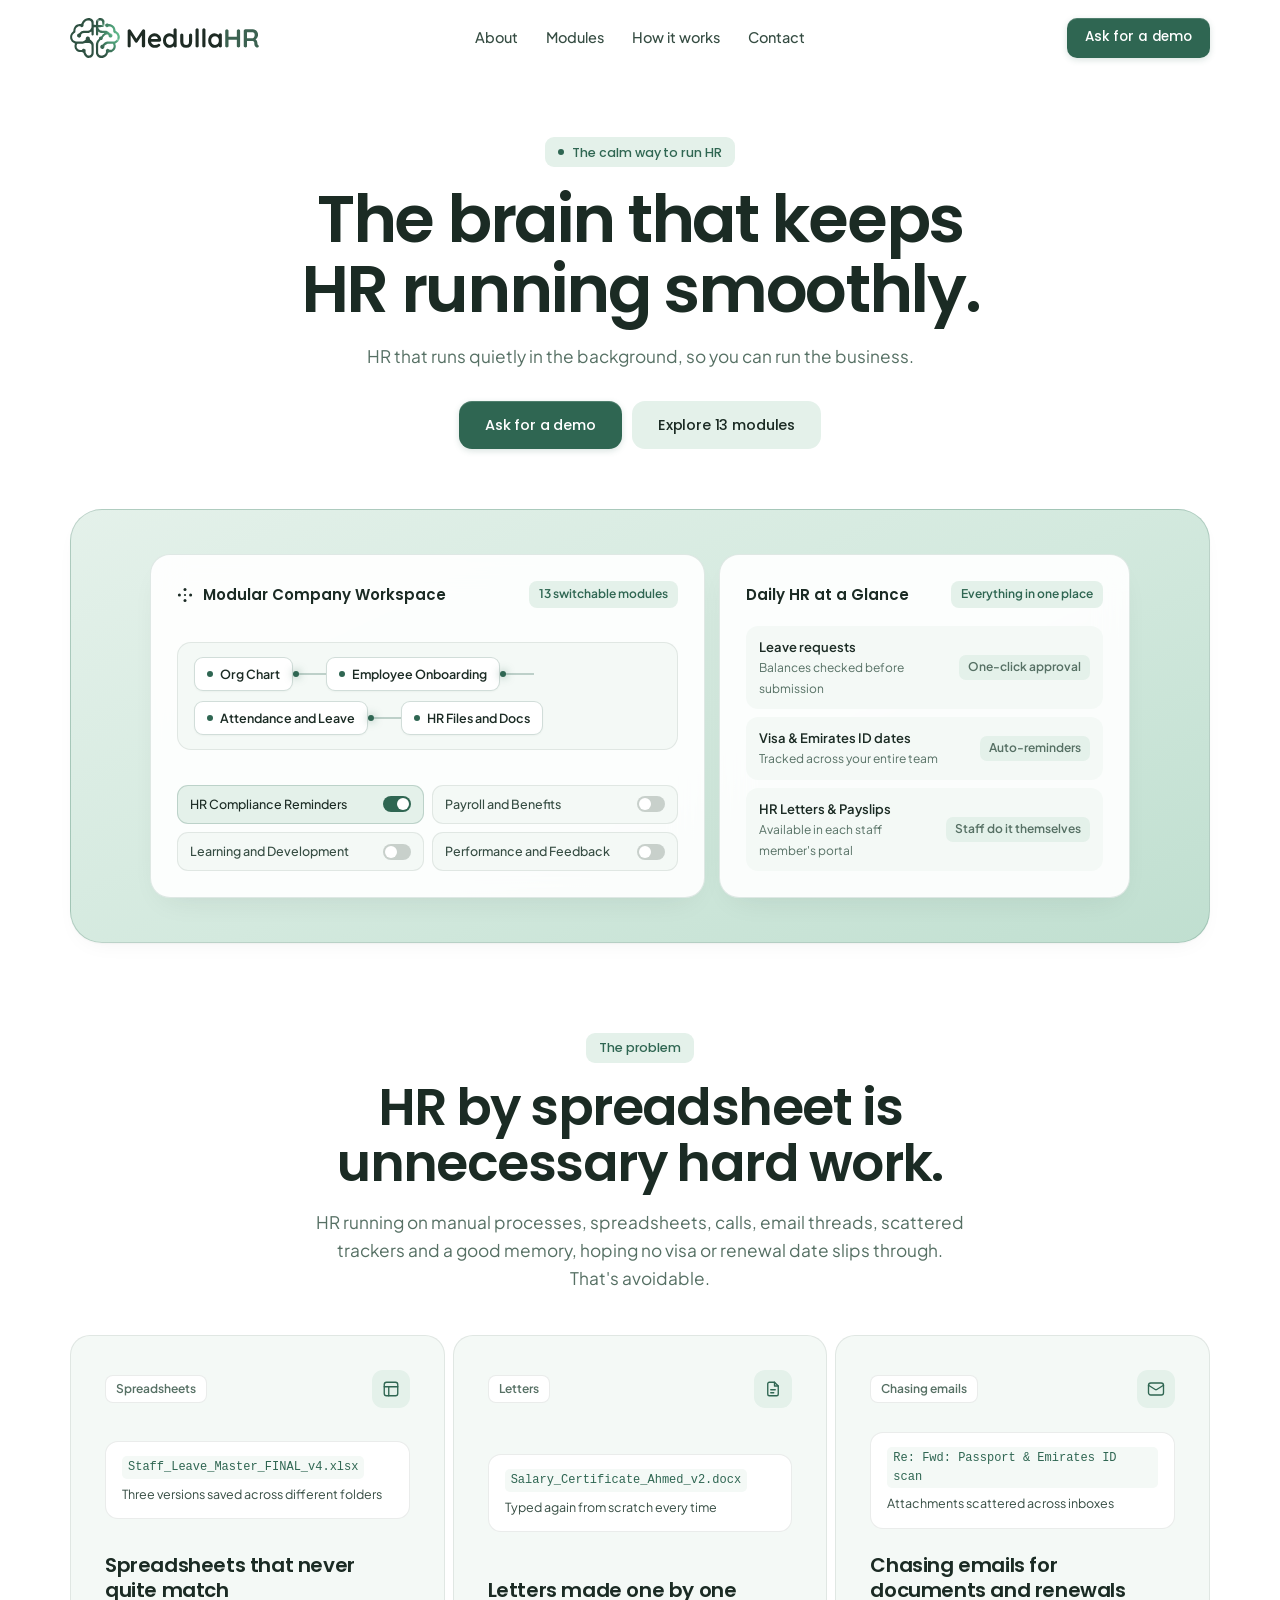
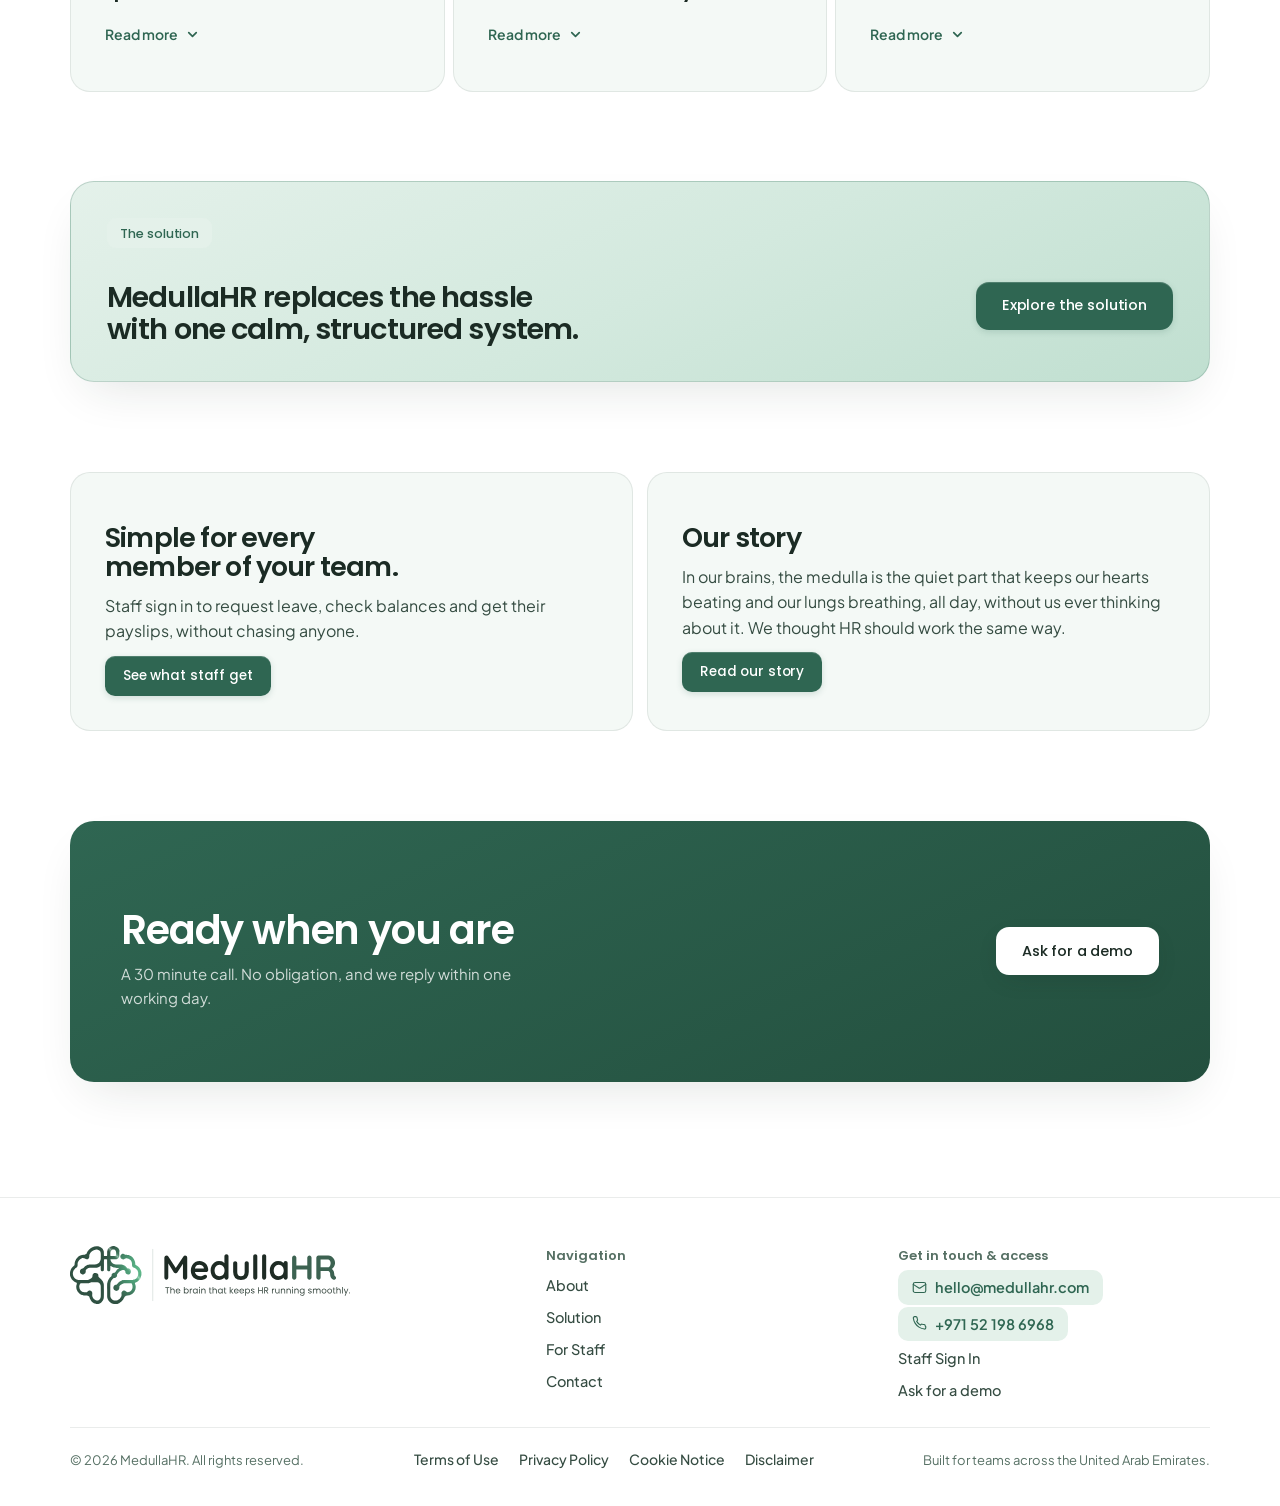
<file: index.html>
<!doctype html>
<html lang="en">
  <head>
    <meta charset="UTF-8" />
    <meta name="viewport" content="width=device-width, initial-scale=1.0" />
    <title>MedullaHR | The brain that keeps HR running smoothly.</title>
    <meta
      name="description"
      content="HR software built in the UAE for teams that have outgrown manual HR."
    />
    <meta property="og:type" content="website" />
    <meta property="og:site_name" content="MedullaHR" />
    <meta property="og:title" content="MedullaHR | The brain that keeps HR running smoothly." />
    <meta property="og:description" content="HR software built in the UAE for teams that have outgrown manual HR." />
    <meta property="og:url" content="https://medullahr.com/" />
    <meta property="og:image" content="https://medullahr.com/assets/brand/link-preview.png" />
    <meta property="og:image:width" content="1200" />
    <meta property="og:image:height" content="630" />
    <meta property="og:image:alt" content="MedullaHR" />
    <meta name="twitter:card" content="summary_large_image" />
    <meta name="twitter:title" content="MedullaHR | The brain that keeps HR running smoothly." />
    <meta name="twitter:description" content="HR software built in the UAE for teams that have outgrown manual HR." />
    <meta name="twitter:image" content="https://medullahr.com/assets/brand/link-preview.png" />
    <link rel="icon" href="/favicon.ico?v=22" sizes="32x32" />
    <link rel="icon" href="/favicon.svg?v=22" type="image/svg+xml" />
    <link rel="apple-touch-icon" href="/apple-touch-icon.png?v=22" />
    <link rel="preconnect" href="https://fonts.googleapis.com" />
    <link rel="preconnect" href="https://fonts.gstatic.com" crossorigin />
    <link
      href="https://fonts.googleapis.com/css2?family=Plus+Jakarta+Sans:wght@400;500;600;700&family=Poppins:wght@500;600;700&display=swap"
      rel="stylesheet"
    />
    <link rel="stylesheet" href="styles.css?v=22" />
  </head>
  <body>
    <a href="#main-content" class="mh-skip">Skip to content</a>

    <!-- Sticky Navigation Header -->
    <header class="mh-header" data-open="false" data-scrolled="false">
      <a href="#top" class="mh-logo" aria-label="MedullaHR home">
        <img
          src="/assets/brand/medullahr-logo.svg"
          alt="MedullaHR"
          width="189"
          height="40"
        />
      </a>

      <nav class="mh-nav-links" aria-label="Main navigation">
        <a href="/about">About</a>
        <a href="/solution#modules">Modules</a>
        <a href="/solution#how-it-works">How it works</a>
        <a href="/about#contact">Contact</a>
      </nav>

      <div class="mh-nav-actions">
        <a class="mh-btn mh-btn-sm" href="/about#contact" aria-label="Ask for a demo">
          <span class="mh-cta-long">Ask for a demo</span>
          <span class="mh-cta-short" aria-hidden="true">Demo</span>
        </a>
        <button
          type="button"
          class="mh-burger"
          aria-label="Toggle navigation menu"
          aria-expanded="false"
        >
          <i></i>
          <i></i>
        </button>
      </div>

      <nav class="mh-drawer" aria-label="Mobile navigation">
        <div class="mh-drawer-inner">
          <a href="/about">About</a>
          <a href="/solution#modules">Modules</a>
          <a href="/solution#how-it-works">How it works</a>
          <a href="/about#contact">Contact</a>
          <div class="mh-drawer-cta">
            <a class="mh-btn" href="/about#contact">Ask for a demo</a>
          </div>
        </div>
      </nav>
    </header>

    <main id="main-content" class="mh-container">
      <!-- 1. HERO SECTION -->
      <section id="top" class="mh-hero">
        <span class="mh-pill mh-in">
          <span class="mh-pill-dot" aria-hidden="true"></span>
          The calm way to run HR
        </span>

        <h1 class="mh-h1 mh-in" style="animation-delay: 60ms">
          The brain that keeps HR running smoothly.
        </h1>

        <p class="mh-lede mh-in" style="animation-delay: 120ms">
          HR that runs quietly in the background, so you can run the business.
        </p>

        <div class="mh-hero-actions mh-in" style="animation-delay: 180ms">
          <a href="/about#contact" class="mh-btn">Ask for a demo</a>
          <a href="/solution" class="mh-btn mh-btn-soft">Explore 13 modules</a>
        </div>

        <div class="mh-hero-stage mh-in" style="animation-delay: 240ms">
          <div class="mh-hero-board">
            <!-- Left card: Live workflow & module switches -->
            <div class="mh-board-card">
              <div class="mh-board-top">
                <span class="mh-board-title">
                  <svg
                    class="mh-dots"
                    width="16"
                    height="16"
                    viewBox="0 0 16 16"
                    aria-hidden="true"
                  >
                    <circle cx="8" cy="2.4" r="1.5"></circle>
                    <circle cx="13.6" cy="8" r="1.5"></circle>
                    <circle cx="8" cy="13.6" r="1.5"></circle>
                    <circle cx="2.4" cy="8" r="1.5"></circle>
                    <circle cx="8" cy="8" r="1.1"></circle>
                  </svg>
                  Modular Company Workspace
                </span>
                <span class="mh-board-badge">13 switchable modules</span>
              </div>

              <div class="mh-flow-strip" aria-label="HR workflow path">
                <span class="mh-flow-node"><i></i>Org Chart</span>
                <span class="mh-flow-wire" aria-hidden="true"><b></b></span>
                <span class="mh-flow-node"><i></i>Employee Onboarding</span>
                <span class="mh-flow-wire" aria-hidden="true"
                  ><b style="animation-delay: 0.55s"></b
                ></span>
                <span class="mh-flow-node"><i></i>Attendance and Leave</span>
                <span class="mh-flow-wire" aria-hidden="true"
                  ><b style="animation-delay: 1.1s"></b
                ></span>
                <span class="mh-flow-node"><i></i>HR Files and Docs</span>
              </div>

              <!-- Illustration only. These are a picture of module switches,
                   not controls, so they are not buttons. -->
              <div class="mh-mini-toggles">
                <div class="mh-mini-chip" data-active="true">
                  <span>HR Compliance Reminders</span>
                  <span class="mh-switch-dot" aria-hidden="true"></span>
                </div>
                <div class="mh-mini-chip" data-active="false">
                  <span>Payroll and Benefits</span>
                  <span class="mh-switch-dot" aria-hidden="true"></span>
                </div>
                <div class="mh-mini-chip" data-active="false">
                  <span>Learning and Development</span>
                  <span class="mh-switch-dot" aria-hidden="true"></span>
                </div>
                <div class="mh-mini-chip" data-active="false">
                  <span>Performance and Feedback</span>
                  <span class="mh-switch-dot" aria-hidden="true"></span>
                </div>
              </div>
            </div>

            <!-- Right card: Calm daily operations snapshot -->
            <div class="mh-board-card">
              <div class="mh-board-top">
                <span class="mh-board-title">Daily HR at a Glance</span>
                <span class="mh-board-badge">Everything in one place</span>
              </div>

              <div class="mh-board-right-list">
                <div class="mh-board-item">
                  <div>
                    <strong>Leave requests</strong>
                    <span>Balances checked before submission</span>
                  </div>
                  <span class="mh-status-pill">One-click approval</span>
                </div>
                <div class="mh-board-item">
                  <div>
                    <strong>Visa &amp; Emirates ID dates</strong>
                    <span>Tracked across your entire team</span>
                  </div>
                  <span class="mh-status-pill">Auto-reminders</span>
                </div>
                <div class="mh-board-item">
                  <div>
                    <strong>HR Letters &amp; Payslips</strong>
                    <span>Available in each staff member's portal</span>
                  </div>
                  <span class="mh-status-pill">Staff do it themselves</span>
                </div>
              </div>
            </div>
          </div>
        </div>
      </section>

      <!-- 2. THE PROBLEM SECTION -->
      <section id="problem" class="mh-section">
        <div class="mh-head mh-rv">
          <span class="mh-pill">The problem</span>
          <h2 class="mh-h2">
            HR by spreadsheet is unnecessary hard work.
          </h2>
          <p class="mh-lede">
            HR running on manual processes, spreadsheets, calls, email threads,
            scattered trackers and a good memory, hoping no visa or renewal date
            slips through. That's avoidable.
          </p>
        </div>

        <div class="mh-problem-grid">
          <article class="mh-problem-card mh-rv">
            <div class="mh-problem-top">
              <span class="mh-problem-tag">Spreadsheets</span>
              <span class="mh-problem-icon" aria-hidden="true">
                <svg
                  width="18"
                  height="18"
                  viewBox="0 0 24 24"
                  fill="none"
                  stroke="currentColor"
                  stroke-width="1.8"
                  stroke-linecap="round"
                  stroke-linejoin="round"
                >
                  <rect x="3" y="3" width="18" height="18" rx="3"></rect>
                  <path d="M3 9h18M9 21V9"></path>
                </svg>
              </span>
            </div>

            <div class="mh-problem-artifact">
              <code>Staff_Leave_Master_FINAL_v4.xlsx</code>
              <span>Three versions saved across different folders</span>
            </div>

            <div>
              <h3>Spreadsheets that never quite match</h3>
              <button
                type="button"
                class="mh-readmore"
                aria-expanded="false"
                aria-controls="mh-problem-text-1"
              >
                <span class="mh-readmore-label">Read more</span>
                <svg
                  class="mh-readmore-arrow"
                  width="15"
                  height="15"
                  viewBox="0 0 16 16"
                  fill="none"
                  stroke="currentColor"
                  stroke-width="1.8"
                  stroke-linecap="round"
                  stroke-linejoin="round"
                  aria-hidden="true"
                >
                  <path d="M4 6l4 4 4-4"></path>
                </svg>
              </button>
              <p id="mh-problem-text-1" class="mh-problem-text" hidden>
                One sheet tracks annual leave, another tracks payroll
                allowances, and a third lists visa expiry dates. One manual edit
                puts the whole record out of sync.
              </p>
            </div>
          </article>

          <article
            class="mh-problem-card mh-rv"
            style="transition-delay: 60ms"
          >
            <div class="mh-problem-top">
              <span class="mh-problem-tag">Letters</span>
              <span class="mh-problem-icon" aria-hidden="true">
                <svg
                  width="18"
                  height="18"
                  viewBox="0 0 24 24"
                  fill="none"
                  stroke="currentColor"
                  stroke-width="1.8"
                  stroke-linecap="round"
                  stroke-linejoin="round"
                >
                  <path d="M14 3H7a2 2 0 0 0-2 2v14a2 2 0 0 0 2 2h10a2 2 0 0 0 2-2V8z"></path>
                  <path d="M14 3v5h5M9 13h6M9 17h4"></path>
                </svg>
              </span>
            </div>

            <div class="mh-problem-artifact">
              <code>Salary_Certificate_Ahmed_v2.docx</code>
              <span>Typed again from scratch every time</span>
            </div>

            <div>
              <h3>Letters made one by one</h3>
              <button
                type="button"
                class="mh-readmore"
                aria-expanded="false"
                aria-controls="mh-problem-text-2"
              >
                <span class="mh-readmore-label">Read more</span>
                <svg
                  class="mh-readmore-arrow"
                  width="15"
                  height="15"
                  viewBox="0 0 16 16"
                  fill="none"
                  stroke="currentColor"
                  stroke-width="1.8"
                  stroke-linecap="round"
                  stroke-linejoin="round"
                  aria-hidden="true"
                >
                  <path d="M4 6l4 4 4-4"></path>
                </svg>
              </button>
              <p id="mh-problem-text-2" class="mh-problem-text" hidden>
                Salary certificates, NOC letters and experience letters get
                typed up one at a time. Every request takes someone's afternoon.
              </p>
            </div>
          </article>

          <article
            class="mh-problem-card mh-rv"
            style="transition-delay: 120ms"
          >
            <div class="mh-problem-top">
              <span class="mh-problem-tag">Chasing emails</span>
              <span class="mh-problem-icon" aria-hidden="true">
                <svg
                  width="18"
                  height="18"
                  viewBox="0 0 24 24"
                  fill="none"
                  stroke="currentColor"
                  stroke-width="1.8"
                  stroke-linecap="round"
                  stroke-linejoin="round"
                >
                  <rect x="2" y="4" width="20" height="16" rx="3"></rect>
                  <path d="m22 7-8.97 5.7a1.94 1.94 0 0 1-2.06 0L2 7"></path>
                </svg>
              </span>
            </div>

            <div class="mh-problem-artifact">
              <code>Re: Fwd: Passport &amp; Emirates ID scan</code>
              <span>Attachments scattered across inboxes</span>
            </div>

            <div>
              <h3>Chasing emails for documents and renewals</h3>
              <button
                type="button"
                class="mh-readmore"
                aria-expanded="false"
                aria-controls="mh-problem-text-3"
              >
                <span class="mh-readmore-label">Read more</span>
                <svg
                  class="mh-readmore-arrow"
                  width="15"
                  height="15"
                  viewBox="0 0 16 16"
                  fill="none"
                  stroke="currentColor"
                  stroke-width="1.8"
                  stroke-linecap="round"
                  stroke-linejoin="round"
                  aria-hidden="true"
                >
                  <path d="M4 6l4 4 4-4"></path>
                </svg>
              </button>
              <p id="mh-problem-text-3" class="mh-problem-text" hidden>
                Signed contracts, passport scans, Emirates IDs, and residency
                visas sit across separate email threads, making renewals and
                handovers stressful.
              </p>
            </div>
          </article>
        </div>
      </section>

      <!-- 3. THE SOLUTION, IN SHORT -->
      <section id="solution" class="mh-section">
        <div class="mh-solution-card mh-rv">
          <span class="mh-pill">The solution</span>
          <div class="mh-solution-row">
            <h2 class="mh-h2">
              MedullaHR replaces the hassle with one calm, structured system.
            </h2>
            <a href="/solution" class="mh-btn">Explore the solution</a>
          </div>
        </div>
      </section>

      <!-- 4. FOR STAFF AND OUR STORY, IN SHORT -->
      <section id="for-staff" class="mh-section mh-strip-section">
        <div class="mh-strip mh-rv">
          <h2 class="mh-h2">Simple for every member of your team.</h2>
          <p>
            Staff sign in to request leave, check balances and get their
            payslips, without chasing anyone.
          </p>
          <a href="/staff" class="mh-btn mh-btn-sm">See what staff get</a>
        </div>

        <div class="mh-strip mh-rv">
          <h2 class="mh-h2">Our story</h2>
          <p>
            In our brains, the medulla is the quiet part that keeps our hearts
            beating and our lungs breathing, all day, without us ever thinking
            about it. We thought HR should work the same way.
          </p>
          <a href="/about" class="mh-btn mh-btn-sm">Read our story</a>
        </div>
      </section>

      <!-- 5. CLOSING CALL TO ACTION -->
      <section class="mh-section">
        <div class="mh-closing-strip mh-rv">
          <div class="mh-closing-words">
            <h2 class="mh-h2">Ready when you are</h2>
            <p>
              A 30 minute call. No obligation, and we reply within one
              working day.
            </p>
          </div>
          <a class="mh-btn mh-btn-white" href="/about#contact">Ask for a demo</a>
        </div>
      </section>
    </main>

    <!-- 6. FOOTER -->
    <footer class="mh-footer">
      <div class="mh-foot-top">
        <div class="mh-foot-brand">
          <a href="#top" class="mh-logo" aria-label="MedullaHR home">
            <img
              src="/assets/brand/medullahr-logo-tagline.svg"
              alt="MedullaHR, the brain that keeps HR running smoothly"
              width="280"
              height="79"
            />
          </a>
        </div>

        <nav class="mh-foot-col" aria-label="Footer navigation">
          <p class="mh-foot-col-title">Navigation</p>
          <a href="/about">About</a>
          <a href="/solution">Solution</a>
          <a href="/staff">For Staff</a>
          <a href="/about#contact">Contact</a>
        </nav>

        <div class="mh-foot-col">
          <p class="mh-foot-col-title">Get in touch &amp; access</p>
          <a href="mailto:hello@medullahr.com" class="mh-foot-email">
            <svg
              width="15"
              height="15"
              viewBox="0 0 24 24"
              fill="none"
              stroke="currentColor"
              stroke-width="1.8"
              stroke-linecap="round"
              stroke-linejoin="round"
              aria-hidden="true"
            >
              <rect x="2" y="4" width="20" height="16" rx="3"></rect>
              <path d="m22 7-8.97 5.7a1.94 1.94 0 0 1-2.06 0L2 7"></path>
            </svg>
            hello@medullahr.com
          </a>
          <a
            href="tel:+971521986968"
            class="mh-foot-email"
            aria-label="Call MedullaHR"
          >
            <svg
              width="15"
              height="15"
              viewBox="0 0 24 24"
              fill="none"
              stroke="currentColor"
              stroke-width="1.8"
              stroke-linecap="round"
              stroke-linejoin="round"
              aria-hidden="true"
            >
              <path
                d="M22 16.9v2a2 2 0 0 1-2.2 2 19.8 19.8 0 0 1-8.6-3.1 19.5 19.5 0 0 1-6-6A19.8 19.8 0 0 1 2.1 3.2 2 2 0 0 1 4.1 1h2a2 2 0 0 1 2 1.7c.1 1 .4 1.9.7 2.8a2 2 0 0 1-.5 2.1L7.5 8.6a16 16 0 0 0 6 6l1-1.1a2 2 0 0 1 2.1-.4c.9.3 1.8.5 2.8.6a2 2 0 0 1 1.7 2Z"
              ></path>
            </svg>
            +971 52 198 6968
          </a>
          <a href="https://app.medullahr.com" data-signin-link>
            Staff Sign In
          </a>
          <a href="/about#contact">Ask for a demo</a>
        </div>
      </div>

      <div class="mh-foot-bottom">
        <span>&copy; 2026 MedullaHR. All rights reserved.</span>

        <nav class="mh-foot-legal" aria-label="Legal">
          <a href="/terms">Terms of Use</a>
          <a href="/privacy">Privacy Policy</a>
          <a href="/cookies">Cookie Notice</a>
          <a href="/disclaimer">Disclaimer</a>
        </nav>

        <span>Built for teams across the United Arab Emirates.</span>
      </div>
    </footer>

    <script src="config.js?v=22"></script>
    <script src="script.js?v=22"></script>
  </body>
</html>
</file>
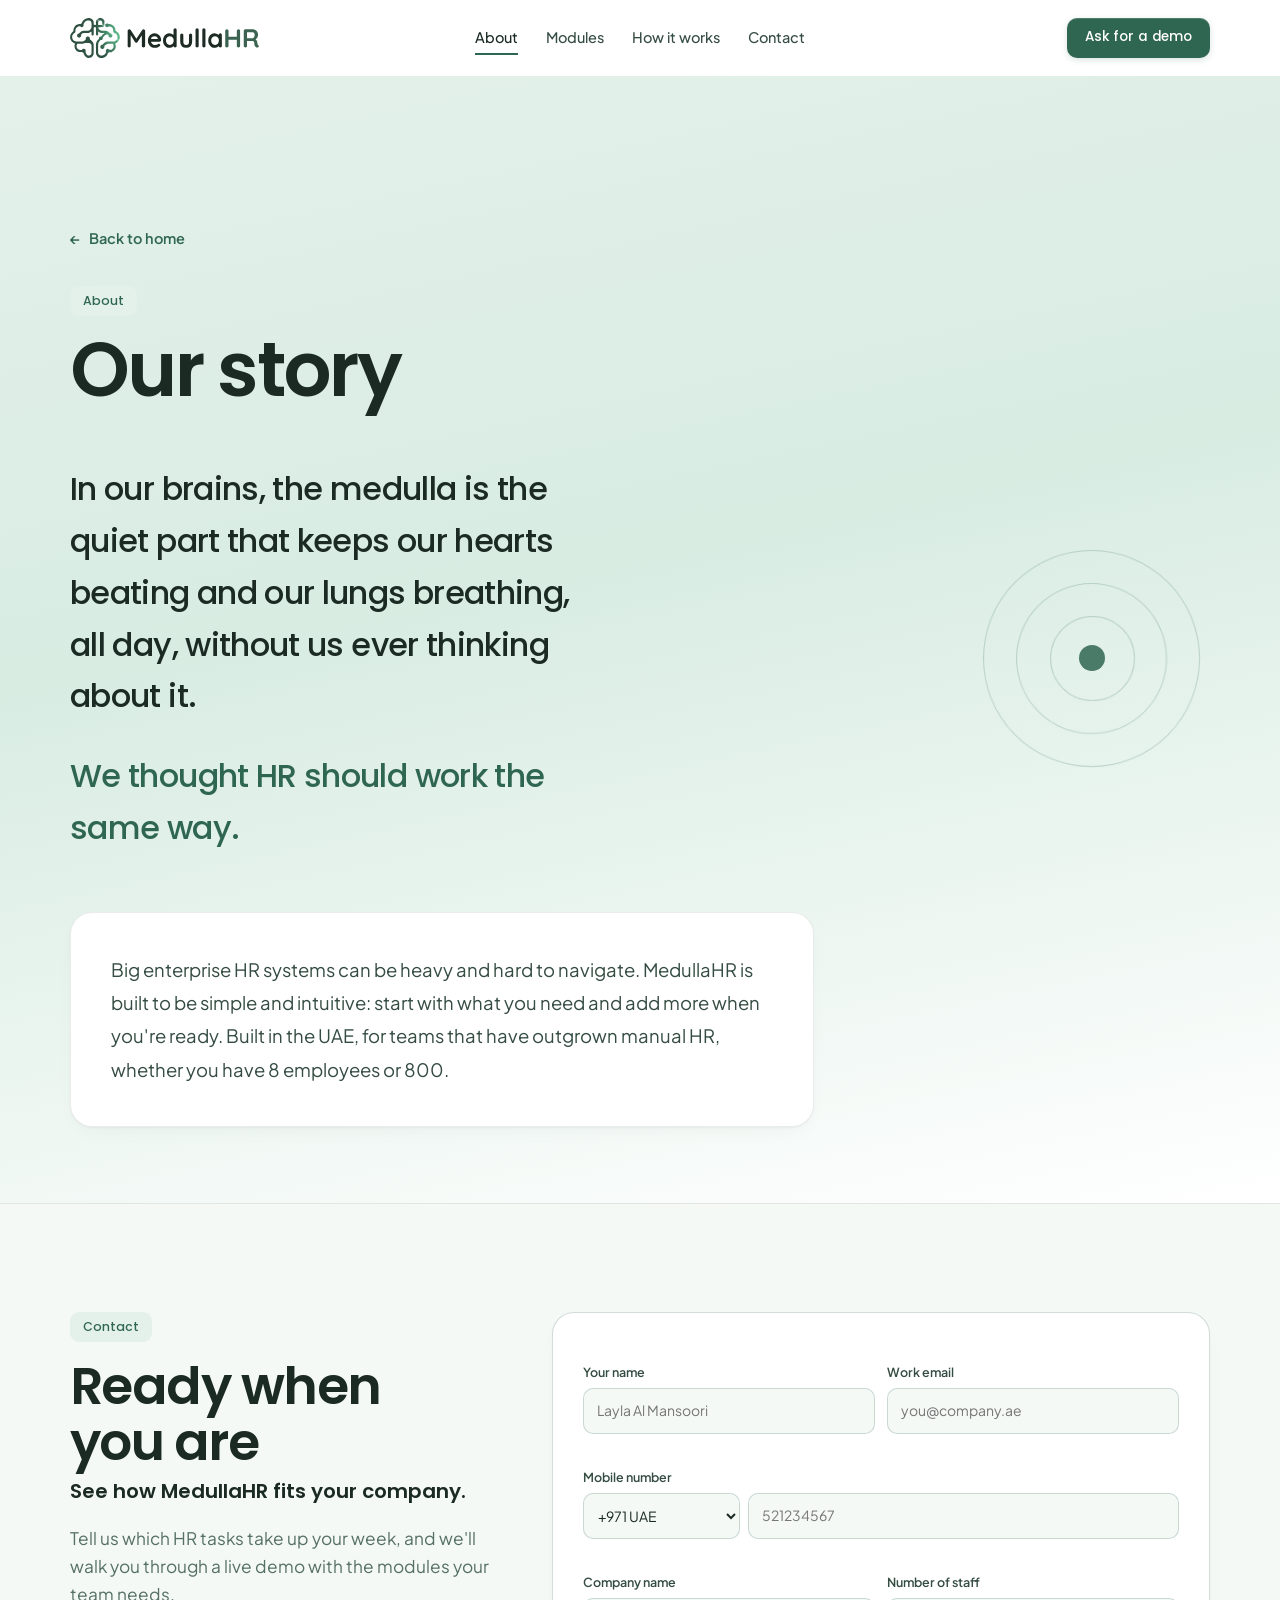
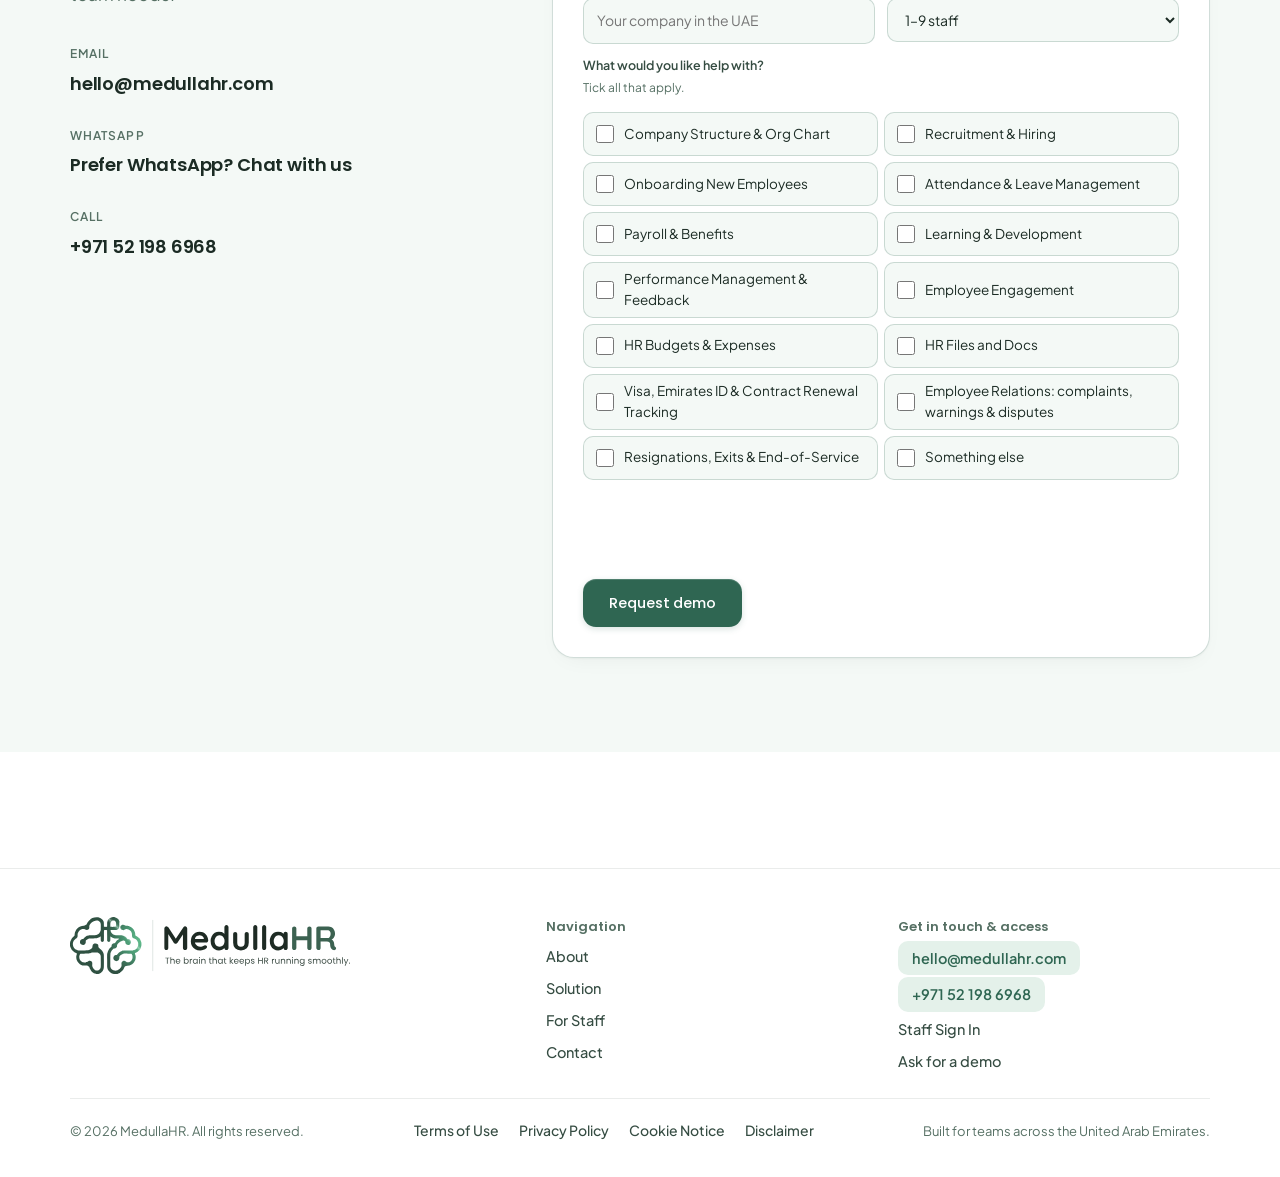
<file: about.html>
<!doctype html>
<html lang="en">
  <head>
    <meta charset="UTF-8" />
    <meta name="viewport" content="width=device-width, initial-scale=1.0" />
    <title>About and contact | MedullaHR</title>
    <meta name="description" content="Our story, and how to ask for a live MedullaHR demo." />
    <link rel="canonical" href="https://medullahr.com/about" />
    <meta property="og:type" content="website" />
    <meta property="og:site_name" content="MedullaHR" />
    <meta property="og:title" content="About and contact | MedullaHR" />
    <meta property="og:description" content="Our story, and how to ask for a live MedullaHR demo." />
    <meta property="og:url" content="https://medullahr.com/about" />
    <meta property="og:image" content="https://medullahr.com/assets/brand/link-preview.png" />
    <meta property="og:image:width" content="1200" />
    <meta property="og:image:height" content="630" />
    <meta property="og:image:alt" content="MedullaHR" />
    <meta name="twitter:card" content="summary_large_image" />
    <meta name="twitter:title" content="About and contact | MedullaHR" />
    <meta name="twitter:description" content="Our story, and how to ask for a live MedullaHR demo." />
    <meta name="twitter:image" content="https://medullahr.com/assets/brand/link-preview.png" />
    <link rel="icon" href="/favicon.ico?v=22" sizes="32x32" />
    <link rel="icon" href="/favicon.svg?v=22" type="image/svg+xml" />
    <link rel="apple-touch-icon" href="/apple-touch-icon.png?v=22" />
    <link rel="preconnect" href="https://fonts.googleapis.com" />
    <link rel="preconnect" href="https://fonts.gstatic.com" crossorigin />
    <link
      href="https://fonts.googleapis.com/css2?family=Plus+Jakarta+Sans:wght@400;500;600;700&family=Poppins:wght@500;600;700&display=swap"
      rel="stylesheet"
    />
    <link rel="stylesheet" href="styles.css?v=22" />
  </head>
  <body>
    <a href="#main-content" class="mh-skip">Skip to content</a>

    <header class="mh-header" data-open="false" data-scrolled="false">
      <a href="/" class="mh-logo" aria-label="MedullaHR home">
        <img
          src="/assets/brand/medullahr-logo.svg"
          alt="MedullaHR"
          width="189"
          height="40"
        />
      </a>

      <nav class="mh-nav-links" aria-label="Main navigation">
        <a href="/about" aria-current="page">About</a>
        <a href="/solution#modules">Modules</a>
        <a href="/solution#how-it-works">How it works</a>
        <a href="/about#contact">Contact</a>
      </nav>

      <div class="mh-nav-actions">
        <a class="mh-btn mh-btn-sm" href="/about#contact" aria-label="Ask for a demo">
          <span class="mh-cta-long">Ask for a demo</span>
          <span class="mh-cta-short" aria-hidden="true">Demo</span>
        </a>
        <button
          type="button"
          class="mh-burger"
          aria-label="Toggle navigation menu"
          aria-expanded="false"
        >
          <i></i>
          <i></i>
        </button>
      </div>

      <nav class="mh-drawer" aria-label="Mobile navigation">
        <div class="mh-drawer-inner">
          <a href="/about" aria-current="page">About</a>
          <a href="/solution#modules">Modules</a>
          <a href="/solution#how-it-works">How it works</a>
          <a href="/about#contact">Contact</a>
          <div class="mh-drawer-cta">
            <a class="mh-btn" href="/about#contact">Ask for a demo</a>
          </div>
        </div>
      </nav>
    </header>

    <main id="main-content" class="mh-about">
      <section class="mh-about-top">
        <div class="mh-about-inner">
          <a class="mh-legal-back" href="/">
            <span aria-hidden="true">&larr;</span> Back to home
          </a>

          <span class="mh-pill">About</span>
          <h1 class="mh-about-title">Our story</h1>

          <div class="mh-about-statement">
            <div class="mh-about-words">
              <p>
                In our brains, the medulla is the quiet part that keeps our
                hearts beating and our lungs breathing, all day, without us
                ever thinking about it.
              </p>

              <p>We thought HR should work the same way.</p>
            </div>

            <div class="mh-about-pulse" aria-hidden="true">
              <span></span>
              <span></span>
              <span></span>
              <span></span>
            </div>
          </div>

          <div class="mh-about-card">
            <p>
              Big enterprise HR systems can be heavy and hard to navigate.
              MedullaHR is built to be simple and intuitive: start with what
              you need and add more when you're ready. Built in the UAE, for
              teams that have outgrown manual HR, whether you have 8 employees
              or 800.
            </p>
          </div>
        </div>
      </section>

      <section id="contact" class="mh-contact">
        <div class="mh-contact-inner">
          <div class="mh-contact-grid">
            <div class="mh-contact-intro mh-rv">
              <div class="mh-head mh-head-left">
                <span class="mh-pill">Contact</span>
                <h2 class="mh-h2">Ready when you are</h2>
                <p class="mh-contact-sub">
                  See how MedullaHR fits your company.
                </p>
                <p class="mh-lede">
                  Tell us which HR tasks take up your week, and we'll walk you
                  through a live demo with the modules your team needs.
                </p>
              </div>

              <ul class="mh-contact-list">
                <li>
                  <span class="mh-contact-label">Email</span>
                  <a
                    href="mailto:hello@medullahr.com"
                    aria-label="Email MedullaHR"
                  >
                    hello@medullahr.com
                  </a>
                </li>
                <li>
                  <span class="mh-contact-label">WhatsApp</span>
                  <a
                    href="https://wa.me/971521986968"
                    target="_blank"
                    rel="noopener noreferrer"
                    aria-label="Chat with MedullaHR on WhatsApp"
                  >
                    Prefer WhatsApp? Chat with us
                  </a>
                </li>
                <li>
                  <span class="mh-contact-label">Call</span>
                  <a href="tel:+971521986968" aria-label="Call MedullaHR">
                    +971 52 198 6968
                  </a>
                </li>
              </ul>
            </div>

            <div class="mh-contact-card mh-rv">
              <div id="mh-demo-form-view">
                <form id="mh-demo-form" novalidate>
                  <div class="mh-form-grid">
                    <label class="mh-field">
                      <span>Your name</span>
                      <input
                        id="mh-demo-name"
                        type="text"
                        name="name"
                        placeholder="Layla Al Mansoori"
                        autocomplete="name"
                        required
                      />
                      <span id="mh-err-name" class="mh-field-err"></span>
                    </label>

                    <label class="mh-field">
                      <span>Work email</span>
                      <input
                        id="mh-demo-email"
                        type="email"
                        name="email"
                        placeholder="you@company.ae"
                        autocomplete="email"
                        required
                      />
                      <span id="mh-err-email" class="mh-field-err"></span>
                    </label>

                    <div class="mh-field mh-span-2">
                      <label for="mh-demo-mobile">Mobile number</label>
                      <div class="mh-phone">
                        <select
                          id="mh-demo-dial"
                          name="dial"
                          aria-label="Country dialling code"
                        >
                          <option value="+971" selected>+971 UAE</option>
                          <option value="+966">+966 Saudi Arabia</option>
                          <option value="+968">+968 Oman</option>
                          <option value="+973">+973 Bahrain</option>
                          <option value="+974">+974 Qatar</option>
                          <option value="+965">+965 Kuwait</option>
                          <option value="+20">+20 Egypt</option>
                          <option value="+91">+91 India</option>
                          <option value="+92">+92 Pakistan</option>
                          <option value="+63">+63 Philippines</option>
                          <option value="+234">+234 Nigeria</option>
                          <option value="+44">+44 UK</option>
                          <option value="+1">+1 US and Canada</option>
                        </select>
                        <input
                          id="mh-demo-mobile"
                          type="tel"
                          name="mobile"
                          inputmode="numeric"
                          autocomplete="tel-national"
                          maxlength="9"
                          placeholder="521234567"
                          required
                        />
                      </div>
                      <span id="mh-err-mobile" class="mh-field-err"></span>
                    </div>

                    <label class="mh-field">
                      <span>Company name</span>
                      <input
                        id="mh-demo-company"
                        type="text"
                        name="company"
                        placeholder="Your company in the UAE"
                        autocomplete="organization"
                      />
                    </label>

                    <label class="mh-field">
                      <span>Number of staff</span>
                      <select id="mh-demo-size" name="size">
                        <option value="1–9 staff" selected>1–9 staff</option>
                        <option value="10–30 staff">10–30 staff</option>
                        <option value="31–75 staff">31–75 staff</option>
                        <option value="76–150 staff">76–150 staff</option>
                        <option value="151–200 staff">151–200 staff</option>
                        <option value="200+ staff">200+ staff</option>
                        <option value="Other">Other</option>
                      </select>
                    </label>

                    <fieldset class="mh-field mh-span-2 mh-tasks">
                      <legend>What would you like help with?</legend>
                      <p class="mh-tasks-hint">Tick all that apply.</p>

                      <div class="mh-task-grid">
                        <label class="mh-task">
                          <input
                            type="checkbox"
                            name="tasks"
                            value="Org Chart"
                          />
                          <span>Company Structure &amp; Org Chart</span>
                        </label>
                        <label class="mh-task">
                          <input
                            type="checkbox"
                            name="tasks"
                            value="Hiring and Recruitment"
                          />
                          <span>Recruitment &amp; Hiring</span>
                        </label>
                        <label class="mh-task">
                          <input
                            type="checkbox"
                            name="tasks"
                            value="Employee Onboarding"
                          />
                          <span>Onboarding New Employees</span>
                        </label>
                        <label class="mh-task">
                          <input
                            type="checkbox"
                            name="tasks"
                            value="Attendance and Leave"
                          />
                          <span>Attendance &amp; Leave Management</span>
                        </label>
                        <label class="mh-task">
                          <input
                            type="checkbox"
                            name="tasks"
                            value="Payroll and Benefits"
                          />
                          <span>Payroll &amp; Benefits</span>
                        </label>
                        <label class="mh-task">
                          <input
                            type="checkbox"
                            name="tasks"
                            value="Learning and Development"
                          />
                          <span>Learning &amp; Development</span>
                        </label>
                        <label class="mh-task">
                          <input
                            type="checkbox"
                            name="tasks"
                            value="Performance and Feedback"
                          />
                          <span>Performance Management &amp; Feedback</span>
                        </label>
                        <label class="mh-task">
                          <input
                            type="checkbox"
                            name="tasks"
                            value="Employee Engagement"
                          />
                          <span>Employee Engagement</span>
                        </label>
                        <label class="mh-task">
                          <input
                            type="checkbox"
                            name="tasks"
                            value="HR Budgets and Expenses"
                          />
                          <span>HR Budgets &amp; Expenses</span>
                        </label>
                        <label class="mh-task">
                          <input
                            type="checkbox"
                            name="tasks"
                            value="HR Admin and Documents"
                          />
                          <span>HR Files and Docs</span>
                        </label>
                        <label class="mh-task">
                          <input
                            type="checkbox"
                            name="tasks"
                            value="HR Compliance Reminders"
                          />
                          <span>Visa, Emirates ID &amp; Contract Renewal Tracking</span>
                        </label>
                        <label class="mh-task">
                          <input
                            type="checkbox"
                            name="tasks"
                            value="Employee Relations"
                          />
                          <span>Employee Relations: complaints, warnings &amp; disputes</span>
                        </label>
                        <label class="mh-task">
                          <input
                            type="checkbox"
                            name="tasks"
                            value="Offboarding"
                          />
                          <span>Resignations, Exits &amp; End-of-Service</span>
                        </label>
                        <label class="mh-task">
                          <input
                            id="mh-demo-task-other"
                            type="checkbox"
                            name="tasks"
                            value="Other"
                            aria-controls="mh-demo-other-wrap"
                            aria-expanded="false"
                          />
                          <span>Something else</span>
                        </label>
                      </div>

                      <div
                        id="mh-demo-other-wrap"
                        class="mh-task-other"
                        hidden
                        style="display: none"
                      >
                        <label for="mh-demo-other">
                          Tell us what else you need help with.
                        </label>
                        <input
                          id="mh-demo-other"
                          type="text"
                          name="other"
                          maxlength="500"
                          placeholder="For example: shift swaps, petty cash, medical insurance renewals"
                        />
                      </div>
                    </fieldset>
                  </div>

                  <div class="mh-turnstile">
                    <div
                      id="mh-demo-turnstile"
                      class="cf-turnstile"
                      data-sitekey="0x4AAAAAAFy-rLOxTnCgrTmL"
                      data-theme="light"
                      data-error-callback="mhChallengeUnavailable"
                    ></div>
                    <span id="mh-err-turnstile" class="mh-field-err"></span>
                  </div>

                  <div
                    class="mh-hp"
                    aria-hidden="true"
                    style="
                      position: absolute;
                      left: -9999px;
                      width: 1px;
                      height: 1px;
                      overflow: hidden;
                    "
                  >
                    <label for="mh-demo-website">Contact preference note</label>
                    <input
                      id="mh-demo-website"
                      type="text"
                      name="contact_preference_note"
                      tabindex="-1"
                      autocomplete="off"
                    />
                  </div>

                  <div class="mh-form-foot">
                    <button type="submit" class="mh-btn">Request demo</button>
                  </div>
                </form>
            </div>

            <div
              id="mh-demo-done-view"
              class="mh-form-done"
              hidden
              style="display: none"
            >
              <div class="mh-form-done-mark" aria-hidden="true">
                <svg
                  width="24"
                  height="24"
                  viewBox="0 0 24 24"
                  fill="none"
                  stroke="currentColor"
                  stroke-width="2"
                  stroke-linecap="round"
                  stroke-linejoin="round"
                >
                  <path d="M20 6 9 17l-5-5"></path>
                </svg>
              </div>
              <h2>Demo request ready</h2>
              <p id="mh-demo-done-text" class="mh-form-note"></p>
              <div
                style="
                  display: flex;
                  flex-wrap: wrap;
                  justify-content: center;
                  gap: 10px;
                  margin-top: 10px;
                "
              >
                <a
                  id="mh-demo-mailto-fallback"
                  href="mailto:hello@medullahr.com"
                  class="mh-btn"
                  >Send via email app</a
                >
              </div>
            </div>
            </div>
          </div>
        </div>
      </section>
    </main>

    <footer class="mh-footer">
      <div class="mh-foot-top">
        <div class="mh-foot-brand">
          <a href="/" class="mh-logo" aria-label="MedullaHR home">
            <img
              src="/assets/brand/medullahr-logo-tagline.svg"
              alt="MedullaHR, the brain that keeps HR running smoothly"
              width="280"
              height="79"
            />
          </a>
        </div>

        <nav class="mh-foot-col" aria-label="Footer navigation">
          <p class="mh-foot-col-title">Navigation</p>
          <a href="/about">About</a>
          <a href="/solution">Solution</a>
          <a href="/staff">For Staff</a>
          <a href="/about#contact">Contact</a>
        </nav>

        <div class="mh-foot-col">
          <p class="mh-foot-col-title">Get in touch &amp; access</p>
          <a href="mailto:hello@medullahr.com" class="mh-foot-email">
            hello@medullahr.com
          </a>
          <a
            href="tel:+971521986968"
            class="mh-foot-email"
            aria-label="Call MedullaHR"
          >
            +971 52 198 6968
          </a>
          <a href="https://app.medullahr.com" data-signin-link>
            Staff Sign In
          </a>
          <a href="/about#contact">Ask for a demo</a>
        </div>
      </div>

      <div class="mh-foot-bottom">
        <span>&copy; 2026 MedullaHR. All rights reserved.</span>

        <nav class="mh-foot-legal" aria-label="Legal">
          <a href="/terms">Terms of Use</a>
          <a href="/privacy">Privacy Policy</a>
          <a href="/cookies">Cookie Notice</a>
          <a href="/disclaimer">Disclaimer</a>
        </nav>

        <span>Built for teams across the United Arab Emirates.</span>
      </div>
    </footer>

    <script src="config.js?v=22"></script>
    <script src="script.js?v=22"></script>
    <!-- Loaded last on purpose: script.js sets the widget's size for the
         screen, and that has to happen before Turnstile draws it. -->
    <script
      src="https://challenges.cloudflare.com/turnstile/v0/api.js"
      async
      defer
    ></script>
  </body>
</html>
</file>
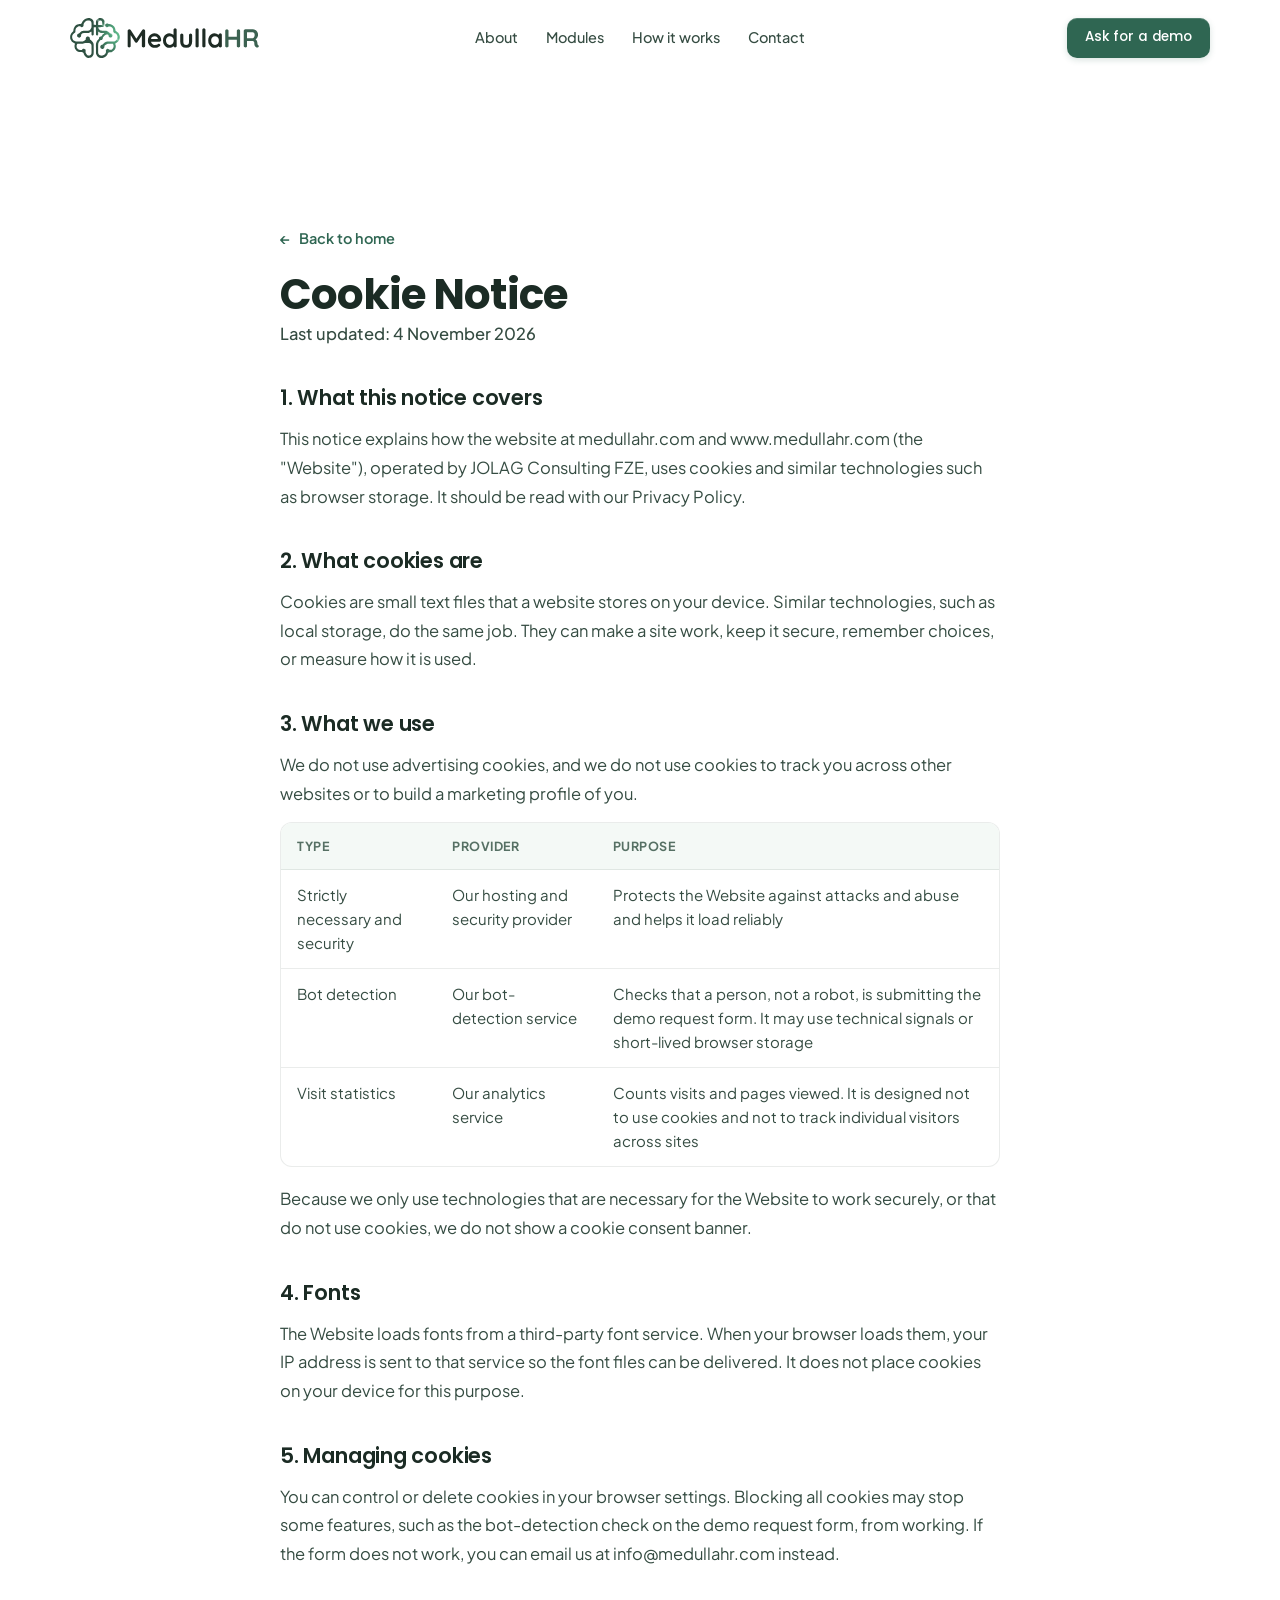
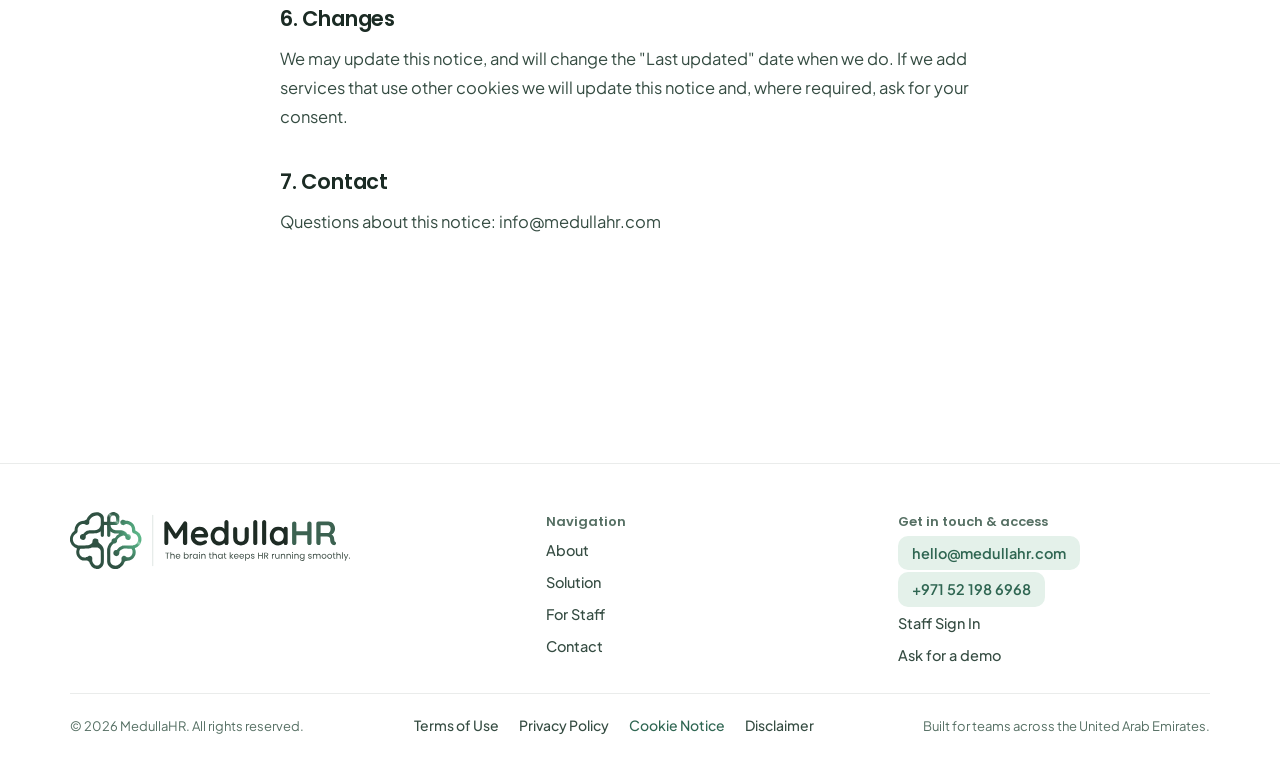
<file: cookies.html>
<!doctype html>
<html lang="en">
  <head>
    <meta charset="UTF-8" />
    <meta name="viewport" content="width=device-width, initial-scale=1.0" />
    <title>Cookie Notice | MedullaHR</title>
    <meta
      name="description"
      content="Cookie Notice for the MedullaHR website, operated by JOLAG Consulting FZE."
    />
    <link rel="icon" href="/favicon.ico?v=22" sizes="32x32" />
    <link rel="icon" href="/favicon.svg?v=22" type="image/svg+xml" />
    <link rel="apple-touch-icon" href="/apple-touch-icon.png?v=22" />
    <link rel="preconnect" href="https://fonts.googleapis.com" />
    <link rel="preconnect" href="https://fonts.gstatic.com" crossorigin />
    <link
      href="https://fonts.googleapis.com/css2?family=Plus+Jakarta+Sans:wght@400;500;600;700&family=Poppins:wght@500;600;700&display=swap"
      rel="stylesheet"
    />
    <link rel="stylesheet" href="styles.css?v=22" />
  </head>
  <body>
    <a href="#main-content" class="mh-skip">Skip to content</a>

    <header class="mh-header" data-open="false" data-scrolled="false">
      <a href="/" class="mh-logo" aria-label="MedullaHR home">
        <img
          src="/assets/brand/medullahr-logo.svg"
          alt="MedullaHR"
          width="189"
          height="40"
        />
      </a>

      <nav class="mh-nav-links" aria-label="Main navigation">
        <a href="/about">About</a>
        <a href="/solution#modules">Modules</a>
        <a href="/solution#how-it-works">How it works</a>
        <a href="/about#contact">Contact</a>
      </nav>

      <div class="mh-nav-actions">
        <a class="mh-btn mh-btn-sm" href="/about#contact" aria-label="Ask for a demo">
          <span class="mh-cta-long">Ask for a demo</span>
          <span class="mh-cta-short" aria-hidden="true">Demo</span>
        </a>
        <button
          type="button"
          class="mh-burger"
          aria-label="Toggle navigation menu"
          aria-expanded="false"
        >
          <i></i>
          <i></i>
        </button>
      </div>

      <nav class="mh-drawer" aria-label="Mobile navigation">
        <div class="mh-drawer-inner">
          <a href="/about">About</a>
          <a href="/solution#modules">Modules</a>
          <a href="/solution#how-it-works">How it works</a>
          <a href="/about#contact">Contact</a>
          <div class="mh-drawer-cta">
            <a class="mh-btn" href="/about#contact">Ask for a demo</a>
          </div>
        </div>
      </nav>
    </header>

    <main id="main-content" class="mh-legal">
      <article class="mh-legal-inner">
        <a class="mh-legal-back" href="/">
          <span aria-hidden="true">&larr;</span> Back to home
        </a>

        <h1>Cookie Notice</h1>
        <p class="mh-legal-updated">Last updated: 4 November 2026</p>

        <section id="section-1" class="mh-legal-section">
          <h2>1. What this notice covers</h2>
          <p>This notice explains how the website at medullahr.com and www.medullahr.com (the "Website"), operated by JOLAG Consulting FZE, uses cookies and similar technologies such as browser storage. It should be read with our Privacy Policy.</p>
        </section>
        <section id="section-2" class="mh-legal-section">
          <h2>2. What cookies are</h2>
          <p>Cookies are small text files that a website stores on your device. Similar technologies, such as local storage, do the same job. They can make a site work, keep it secure, remember choices, or measure how it is used.</p>
        </section>
        <section id="section-3" class="mh-legal-section">
          <h2>3. What we use</h2>
          <p>We do not use advertising cookies, and we do not use cookies to track you across other websites or to build a marketing profile of you.</p>
          <div class="mh-table-wrap" tabindex="0" role="group" aria-label="Table, scroll sideways to see every column">
            <table class="mh-legal-table">
              <thead>
                <tr>
                  <th scope="col">Type</th>
                  <th scope="col">Provider</th>
                  <th scope="col">Purpose</th>
                </tr>
              </thead>
              <tbody>
                <tr>
                  <td>Strictly necessary and security</td>
                  <td>Our hosting and security provider</td>
                  <td>Protects the Website against attacks and abuse and helps it load reliably</td>
                </tr>
                <tr>
                  <td>Bot detection</td>
                  <td>Our bot-detection service</td>
                  <td>Checks that a person, not a robot, is submitting the demo request form. It may use technical signals or short-lived browser storage</td>
                </tr>
                <tr>
                  <td>Visit statistics</td>
                  <td>Our analytics service</td>
                  <td>Counts visits and pages viewed. It is designed not to use cookies and not to track individual visitors across sites</td>
                </tr>
              </tbody>
            </table>
          </div>
          <p>Because we only use technologies that are necessary for the Website to work securely, or that do not use cookies, we do not show a cookie consent banner.</p>
        </section>
        <section id="section-4" class="mh-legal-section">
          <h2>4. Fonts</h2>
          <p>The Website loads fonts from a third-party font service. When your browser loads them, your IP address is sent to that service so the font files can be delivered. It does not place cookies on your device for this purpose.</p>
        </section>
        <section id="section-5" class="mh-legal-section">
          <h2>5. Managing cookies</h2>
          <p>You can control or delete cookies in your browser settings. Blocking all cookies may stop some features, such as the bot-detection check on the demo request form, from working. If the form does not work, you can email us at info@medullahr.com instead.</p>
        </section>
        <section id="section-6" class="mh-legal-section">
          <h2>6. Changes</h2>
          <p>We may update this notice, and will change the "Last updated" date when we do. If we add services that use other cookies we will update this notice and, where required, ask for your consent.</p>
        </section>
        <section id="section-7" class="mh-legal-section">
          <h2>7. Contact</h2>
          <p>Questions about this notice: info@medullahr.com</p>
        </section>
      </article>
    </main>

    <footer class="mh-footer">
      <div class="mh-foot-top">
        <div class="mh-foot-brand">
          <a href="/" class="mh-logo" aria-label="MedullaHR home">
            <img
              src="/assets/brand/medullahr-logo-tagline.svg"
              alt="MedullaHR, the brain that keeps HR running smoothly"
              width="280"
              height="79"
            />
          </a>
        </div>

        <nav class="mh-foot-col" aria-label="Footer navigation">
          <p class="mh-foot-col-title">Navigation</p>
          <a href="/about">About</a>
          <a href="/solution">Solution</a>
          <a href="/staff">For Staff</a>
          <a href="/about#contact">Contact</a>
        </nav>

        <div class="mh-foot-col">
          <p class="mh-foot-col-title">Get in touch &amp; access</p>
          <a href="mailto:hello@medullahr.com" class="mh-foot-email">
            hello@medullahr.com
          </a>
          <a
            href="tel:+971521986968"
            class="mh-foot-email"
            aria-label="Call MedullaHR"
          >
            +971 52 198 6968
          </a>
          <a href="https://app.medullahr.com" data-signin-link>
            Staff Sign In
          </a>
          <a href="/about#contact">Ask for a demo</a>
        </div>
      </div>

      <div class="mh-foot-bottom">
        <span>&copy; 2026 MedullaHR. All rights reserved.</span>

        <nav class="mh-foot-legal" aria-label="Legal">
          <a href="/terms">Terms of Use</a>
          <a href="/privacy">Privacy Policy</a>
          <a href="/cookies" aria-current="page">Cookie Notice</a>
          <a href="/disclaimer">Disclaimer</a>
        </nav>

        <span>Built for teams across the United Arab Emirates.</span>
      </div>
    </footer>

    <script src="config.js?v=22"></script>
    <script src="script.js?v=22"></script>
  </body>
</html>
</file>
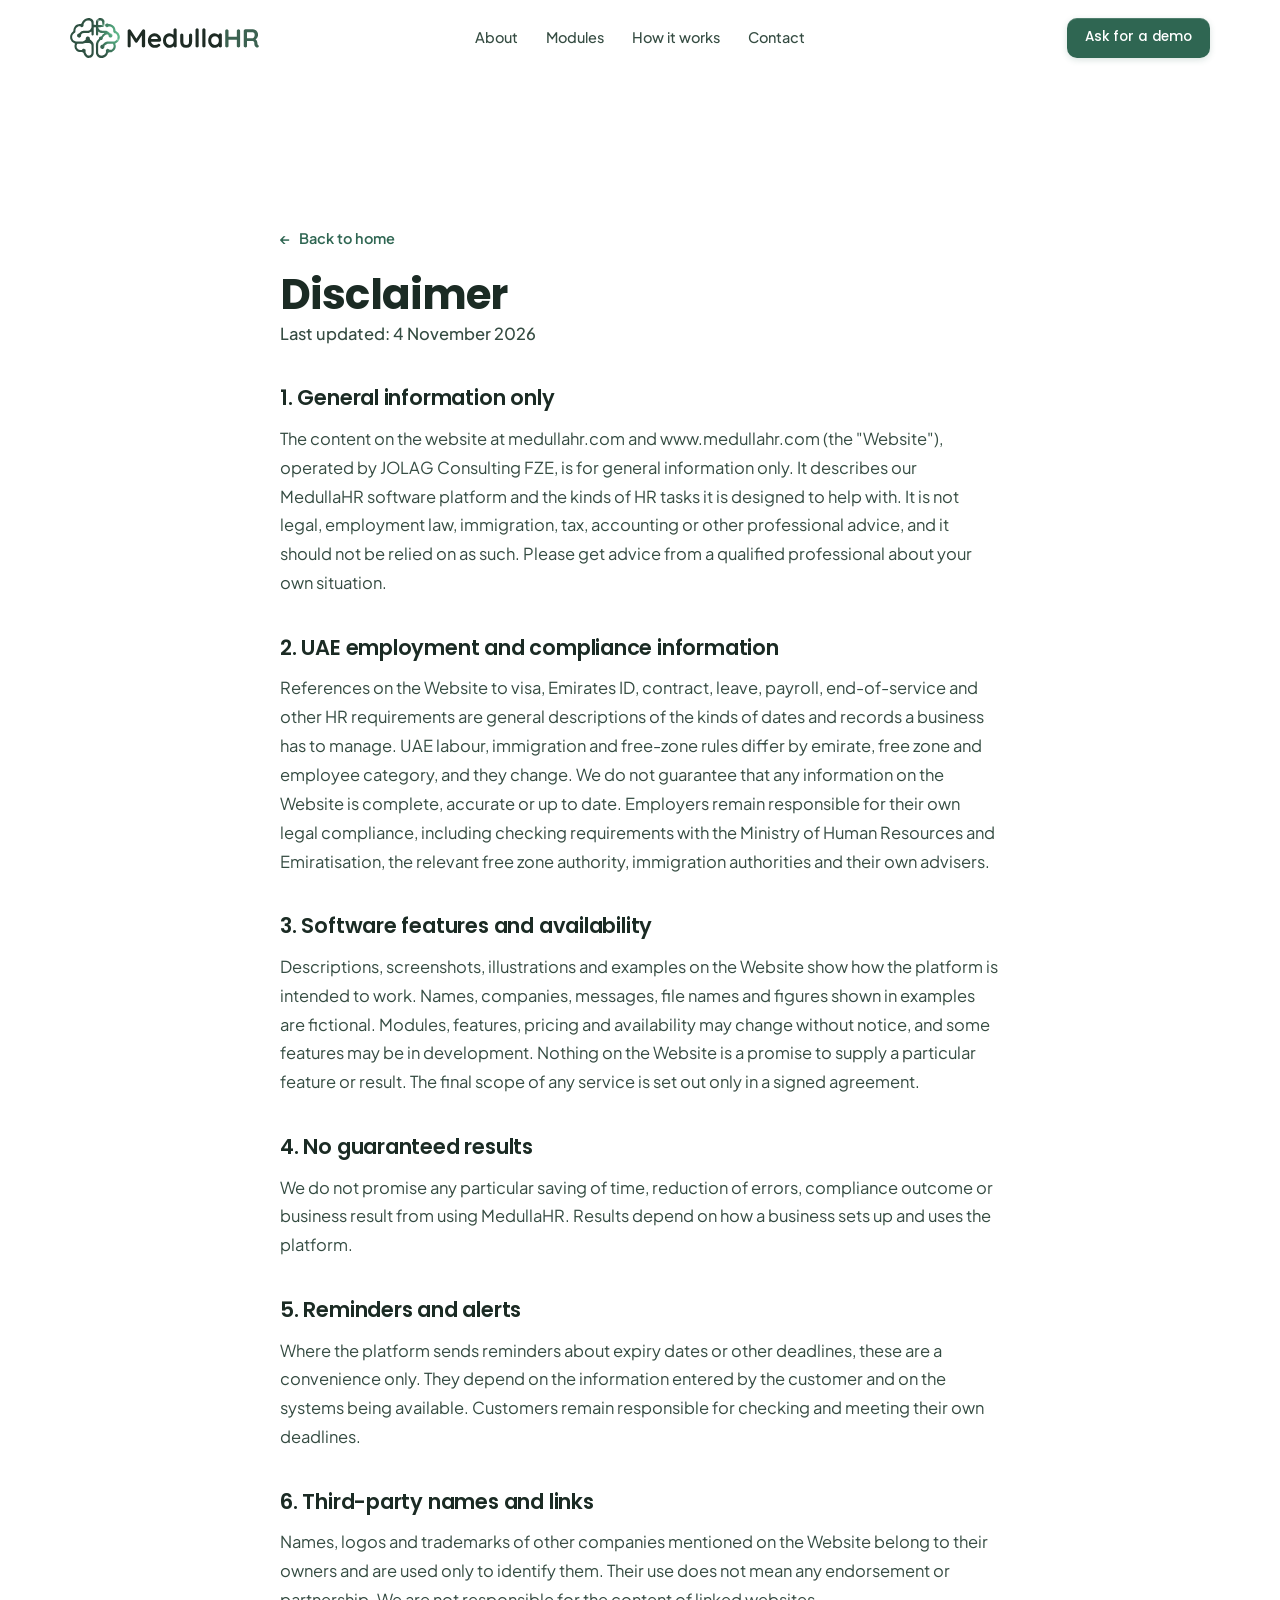
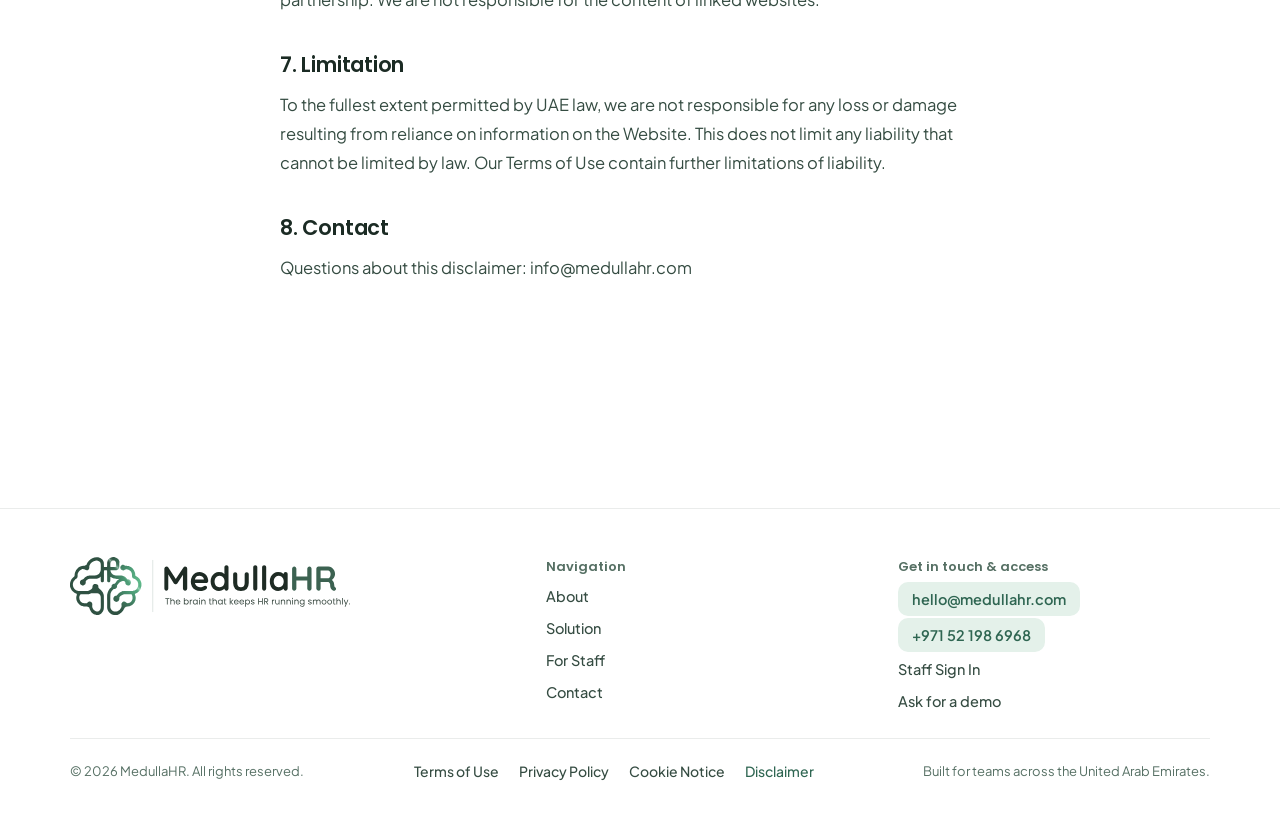
<file: disclaimer.html>
<!doctype html>
<html lang="en">
  <head>
    <meta charset="UTF-8" />
    <meta name="viewport" content="width=device-width, initial-scale=1.0" />
    <title>Disclaimer | MedullaHR</title>
    <meta
      name="description"
      content="Disclaimer for the MedullaHR website, operated by JOLAG Consulting FZE."
    />
    <link rel="icon" href="/favicon.ico?v=22" sizes="32x32" />
    <link rel="icon" href="/favicon.svg?v=22" type="image/svg+xml" />
    <link rel="apple-touch-icon" href="/apple-touch-icon.png?v=22" />
    <link rel="preconnect" href="https://fonts.googleapis.com" />
    <link rel="preconnect" href="https://fonts.gstatic.com" crossorigin />
    <link
      href="https://fonts.googleapis.com/css2?family=Plus+Jakarta+Sans:wght@400;500;600;700&family=Poppins:wght@500;600;700&display=swap"
      rel="stylesheet"
    />
    <link rel="stylesheet" href="styles.css?v=22" />
  </head>
  <body>
    <a href="#main-content" class="mh-skip">Skip to content</a>

    <header class="mh-header" data-open="false" data-scrolled="false">
      <a href="/" class="mh-logo" aria-label="MedullaHR home">
        <img
          src="/assets/brand/medullahr-logo.svg"
          alt="MedullaHR"
          width="189"
          height="40"
        />
      </a>

      <nav class="mh-nav-links" aria-label="Main navigation">
        <a href="/about">About</a>
        <a href="/solution#modules">Modules</a>
        <a href="/solution#how-it-works">How it works</a>
        <a href="/about#contact">Contact</a>
      </nav>

      <div class="mh-nav-actions">
        <a class="mh-btn mh-btn-sm" href="/about#contact" aria-label="Ask for a demo">
          <span class="mh-cta-long">Ask for a demo</span>
          <span class="mh-cta-short" aria-hidden="true">Demo</span>
        </a>
        <button
          type="button"
          class="mh-burger"
          aria-label="Toggle navigation menu"
          aria-expanded="false"
        >
          <i></i>
          <i></i>
        </button>
      </div>

      <nav class="mh-drawer" aria-label="Mobile navigation">
        <div class="mh-drawer-inner">
          <a href="/about">About</a>
          <a href="/solution#modules">Modules</a>
          <a href="/solution#how-it-works">How it works</a>
          <a href="/about#contact">Contact</a>
          <div class="mh-drawer-cta">
            <a class="mh-btn" href="/about#contact">Ask for a demo</a>
          </div>
        </div>
      </nav>
    </header>

    <main id="main-content" class="mh-legal">
      <article class="mh-legal-inner">
        <a class="mh-legal-back" href="/">
          <span aria-hidden="true">&larr;</span> Back to home
        </a>

        <h1>Disclaimer</h1>
        <p class="mh-legal-updated">Last updated: 4 November 2026</p>

        <section id="section-1" class="mh-legal-section">
          <h2>1. General information only</h2>
          <p>The content on the website at medullahr.com and www.medullahr.com (the "Website"), operated by JOLAG Consulting FZE, is for general information only. It describes our MedullaHR software platform and the kinds of HR tasks it is designed to help with. It is not legal, employment law, immigration, tax, accounting or other professional advice, and it should not be relied on as such. Please get advice from a qualified professional about your own situation.</p>
        </section>
        <section id="section-2" class="mh-legal-section">
          <h2>2. UAE employment and compliance information</h2>
          <p>References on the Website to visa, Emirates ID, contract, leave, payroll, end-of-service and other HR requirements are general descriptions of the kinds of dates and records a business has to manage. UAE labour, immigration and free-zone rules differ by emirate, free zone and employee category, and they change. We do not guarantee that any information on the Website is complete, accurate or up to date. Employers remain responsible for their own legal compliance, including checking requirements with the Ministry of Human Resources and Emiratisation, the relevant free zone authority, immigration authorities and their own advisers.</p>
        </section>
        <section id="section-3" class="mh-legal-section">
          <h2>3. Software features and availability</h2>
          <p>Descriptions, screenshots, illustrations and examples on the Website show how the platform is intended to work. Names, companies, messages, file names and figures shown in examples are fictional. Modules, features, pricing and availability may change without notice, and some features may be in development. Nothing on the Website is a promise to supply a particular feature or result. The final scope of any service is set out only in a signed agreement.</p>
        </section>
        <section id="section-4" class="mh-legal-section">
          <h2>4. No guaranteed results</h2>
          <p>We do not promise any particular saving of time, reduction of errors, compliance outcome or business result from using MedullaHR. Results depend on how a business sets up and uses the platform.</p>
        </section>
        <section id="section-5" class="mh-legal-section">
          <h2>5. Reminders and alerts</h2>
          <p>Where the platform sends reminders about expiry dates or other deadlines, these are a convenience only. They depend on the information entered by the customer and on the systems being available. Customers remain responsible for checking and meeting their own deadlines.</p>
        </section>
        <section id="section-6" class="mh-legal-section">
          <h2>6. Third-party names and links</h2>
          <p>Names, logos and trademarks of other companies mentioned on the Website belong to their owners and are used only to identify them. Their use does not mean any endorsement or partnership. We are not responsible for the content of linked websites.</p>
        </section>
        <section id="section-7" class="mh-legal-section">
          <h2>7. Limitation</h2>
          <p>To the fullest extent permitted by UAE law, we are not responsible for any loss or damage resulting from reliance on information on the Website. This does not limit any liability that cannot be limited by law. Our Terms of Use contain further limitations of liability.</p>
        </section>
        <section id="section-8" class="mh-legal-section">
          <h2>8. Contact</h2>
          <p>Questions about this disclaimer: info@medullahr.com</p>
        </section>
      </article>
    </main>

    <footer class="mh-footer">
      <div class="mh-foot-top">
        <div class="mh-foot-brand">
          <a href="/" class="mh-logo" aria-label="MedullaHR home">
            <img
              src="/assets/brand/medullahr-logo-tagline.svg"
              alt="MedullaHR, the brain that keeps HR running smoothly"
              width="280"
              height="79"
            />
          </a>
        </div>

        <nav class="mh-foot-col" aria-label="Footer navigation">
          <p class="mh-foot-col-title">Navigation</p>
          <a href="/about">About</a>
          <a href="/solution">Solution</a>
          <a href="/staff">For Staff</a>
          <a href="/about#contact">Contact</a>
        </nav>

        <div class="mh-foot-col">
          <p class="mh-foot-col-title">Get in touch &amp; access</p>
          <a href="mailto:hello@medullahr.com" class="mh-foot-email">
            hello@medullahr.com
          </a>
          <a
            href="tel:+971521986968"
            class="mh-foot-email"
            aria-label="Call MedullaHR"
          >
            +971 52 198 6968
          </a>
          <a href="https://app.medullahr.com" data-signin-link>
            Staff Sign In
          </a>
          <a href="/about#contact">Ask for a demo</a>
        </div>
      </div>

      <div class="mh-foot-bottom">
        <span>&copy; 2026 MedullaHR. All rights reserved.</span>

        <nav class="mh-foot-legal" aria-label="Legal">
          <a href="/terms">Terms of Use</a>
          <a href="/privacy">Privacy Policy</a>
          <a href="/cookies">Cookie Notice</a>
          <a href="/disclaimer" aria-current="page">Disclaimer</a>
        </nav>

        <span>Built for teams across the United Arab Emirates.</span>
      </div>
    </footer>

    <script src="config.js?v=22"></script>
    <script src="script.js?v=22"></script>
  </body>
</html>
</file>
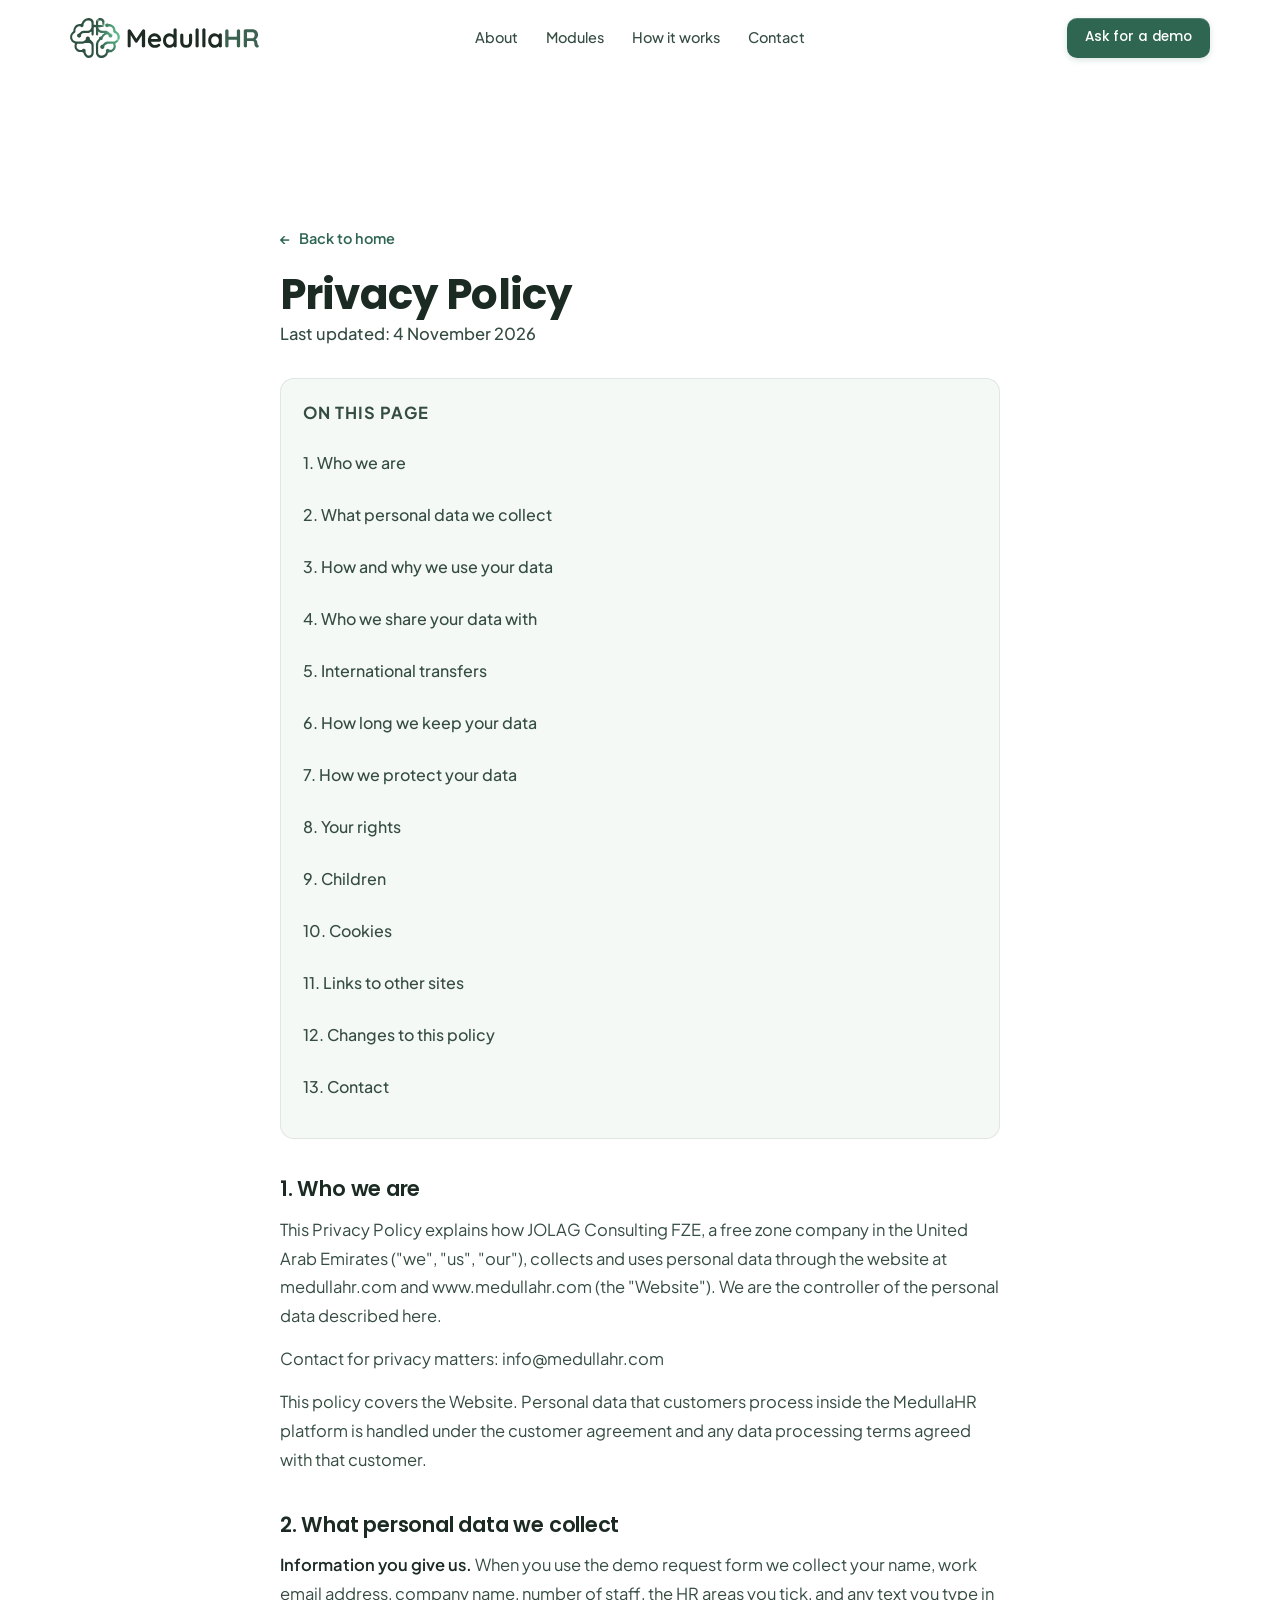
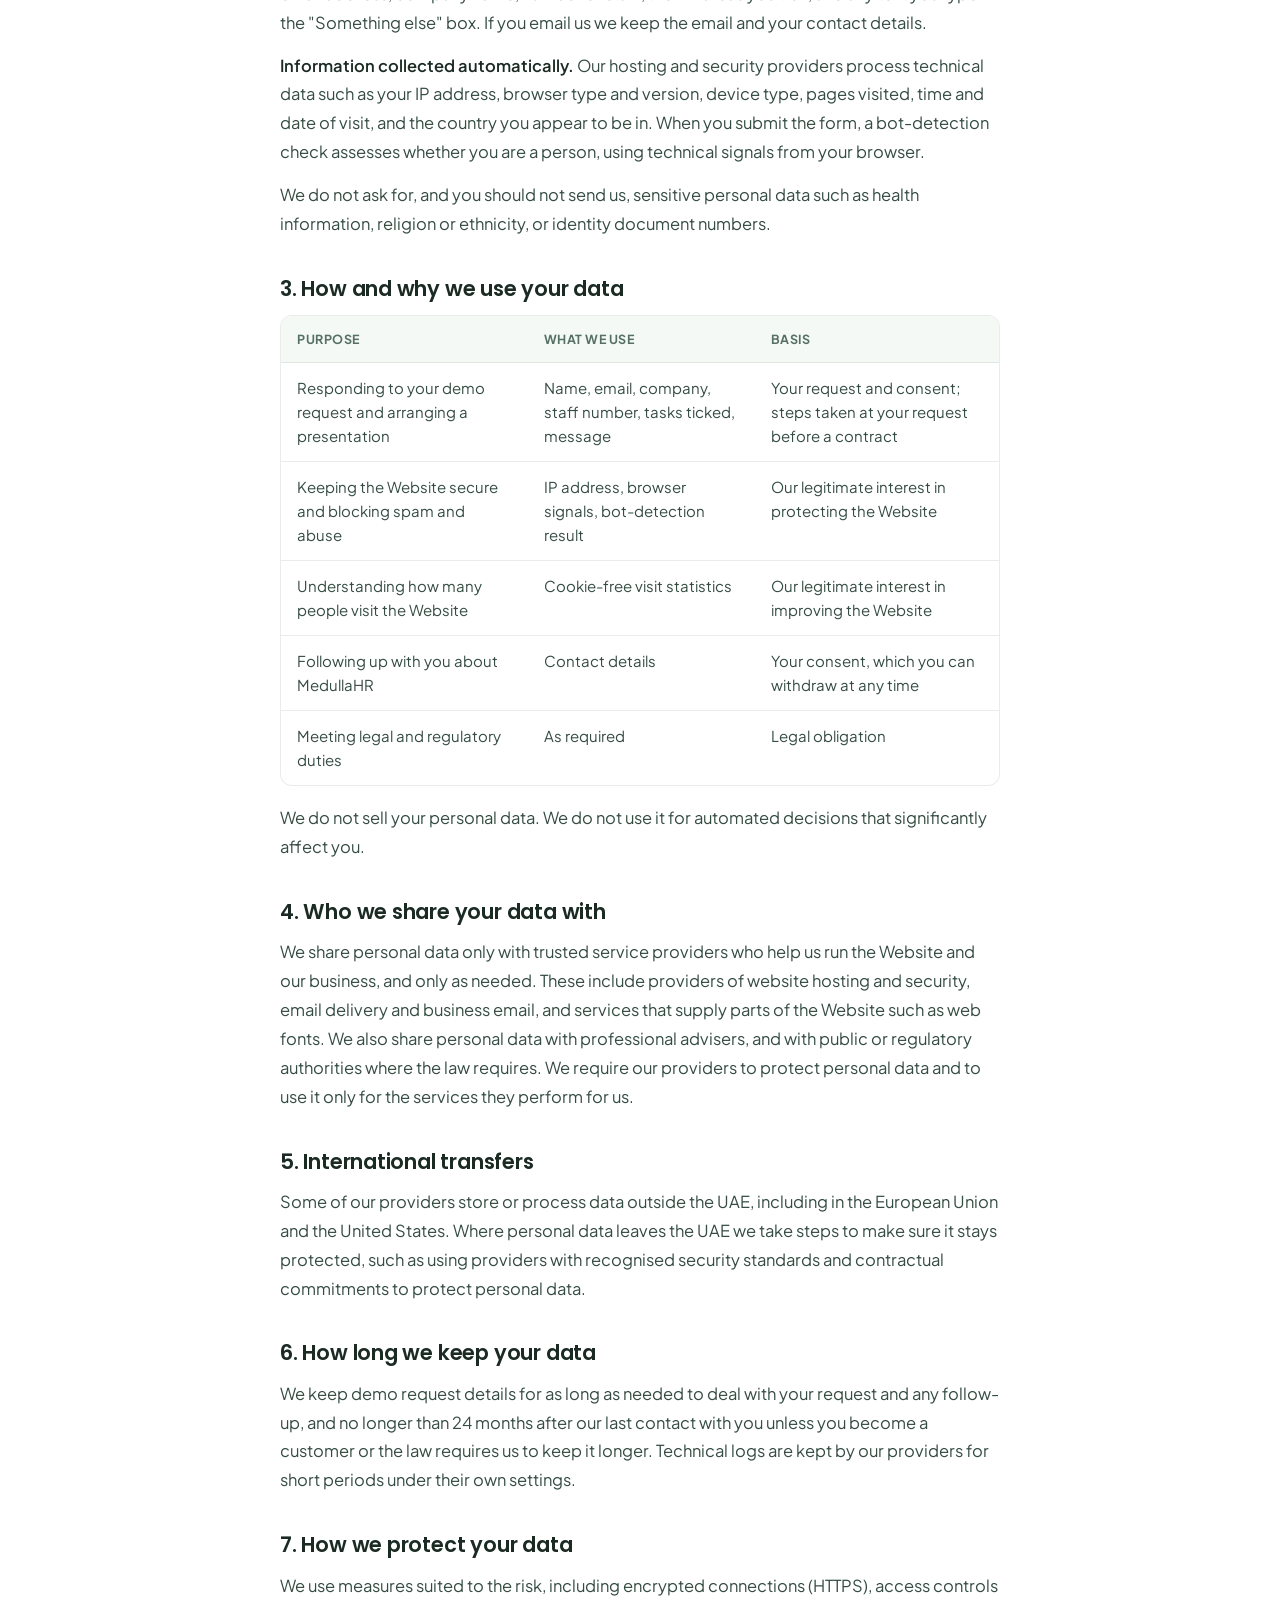
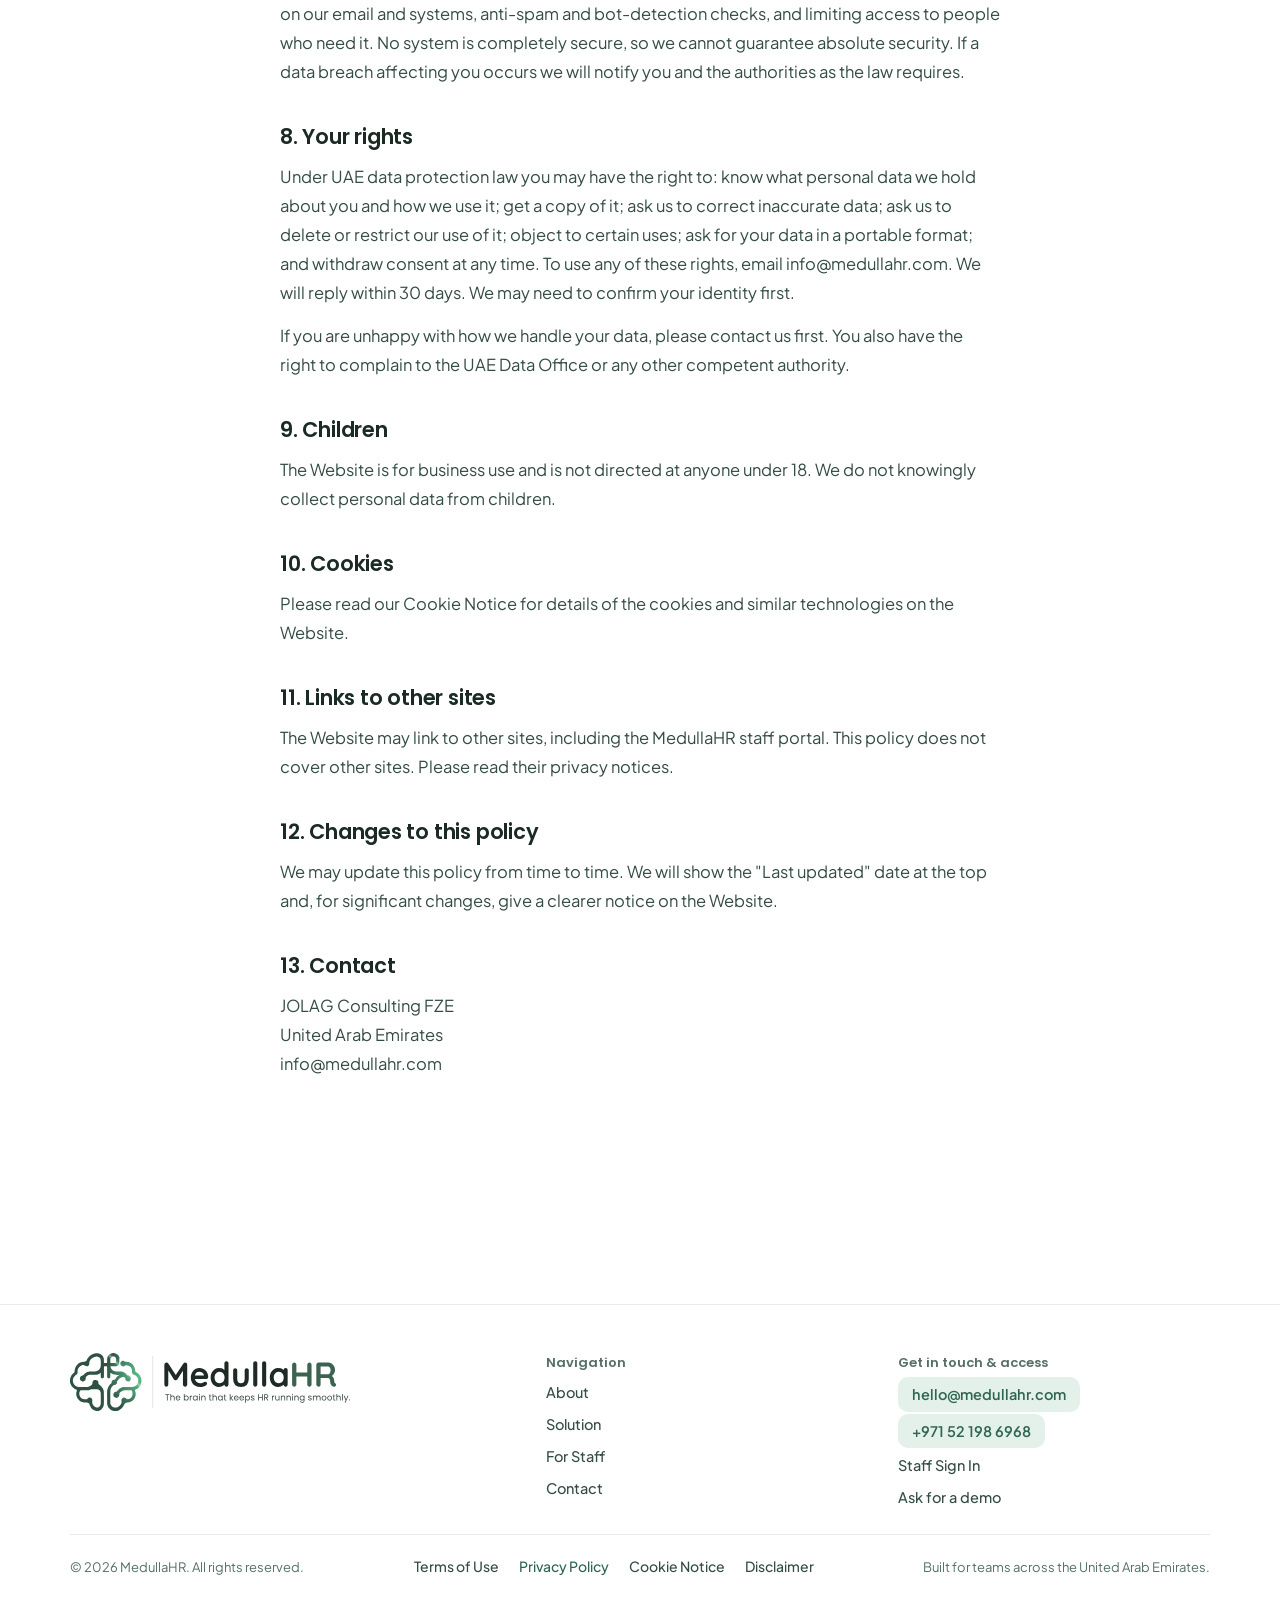
<file: privacy.html>
<!doctype html>
<html lang="en">
  <head>
    <meta charset="UTF-8" />
    <meta name="viewport" content="width=device-width, initial-scale=1.0" />
    <title>Privacy Policy | MedullaHR</title>
    <meta
      name="description"
      content="Privacy Policy for the MedullaHR website, operated by JOLAG Consulting FZE."
    />
    <link rel="icon" href="/favicon.ico?v=22" sizes="32x32" />
    <link rel="icon" href="/favicon.svg?v=22" type="image/svg+xml" />
    <link rel="apple-touch-icon" href="/apple-touch-icon.png?v=22" />
    <link rel="preconnect" href="https://fonts.googleapis.com" />
    <link rel="preconnect" href="https://fonts.gstatic.com" crossorigin />
    <link
      href="https://fonts.googleapis.com/css2?family=Plus+Jakarta+Sans:wght@400;500;600;700&family=Poppins:wght@500;600;700&display=swap"
      rel="stylesheet"
    />
    <link rel="stylesheet" href="styles.css?v=22" />
  </head>
  <body>
    <a href="#main-content" class="mh-skip">Skip to content</a>

    <header class="mh-header" data-open="false" data-scrolled="false">
      <a href="/" class="mh-logo" aria-label="MedullaHR home">
        <img
          src="/assets/brand/medullahr-logo.svg"
          alt="MedullaHR"
          width="189"
          height="40"
        />
      </a>

      <nav class="mh-nav-links" aria-label="Main navigation">
        <a href="/about">About</a>
        <a href="/solution#modules">Modules</a>
        <a href="/solution#how-it-works">How it works</a>
        <a href="/about#contact">Contact</a>
      </nav>

      <div class="mh-nav-actions">
        <a class="mh-btn mh-btn-sm" href="/about#contact" aria-label="Ask for a demo">
          <span class="mh-cta-long">Ask for a demo</span>
          <span class="mh-cta-short" aria-hidden="true">Demo</span>
        </a>
        <button
          type="button"
          class="mh-burger"
          aria-label="Toggle navigation menu"
          aria-expanded="false"
        >
          <i></i>
          <i></i>
        </button>
      </div>

      <nav class="mh-drawer" aria-label="Mobile navigation">
        <div class="mh-drawer-inner">
          <a href="/about">About</a>
          <a href="/solution#modules">Modules</a>
          <a href="/solution#how-it-works">How it works</a>
          <a href="/about#contact">Contact</a>
          <div class="mh-drawer-cta">
            <a class="mh-btn" href="/about#contact">Ask for a demo</a>
          </div>
        </div>
      </nav>
    </header>

    <main id="main-content" class="mh-legal">
      <article class="mh-legal-inner">
        <a class="mh-legal-back" href="/">
          <span aria-hidden="true">&larr;</span> Back to home
        </a>

        <h1>Privacy Policy</h1>
        <p class="mh-legal-updated">Last updated: 4 November 2026</p>

        <nav class="mh-legal-toc" aria-labelledby="mh-toc-title">
          <p id="mh-toc-title" class="mh-legal-toc-title">On this page</p>
          <ol>
            <li><a href="#section-1">1. Who we are</a></li>
            <li><a href="#section-2">2. What personal data we collect</a></li>
            <li><a href="#section-3">3. How and why we use your data</a></li>
            <li><a href="#section-4">4. Who we share your data with</a></li>
            <li><a href="#section-5">5. International transfers</a></li>
            <li><a href="#section-6">6. How long we keep your data</a></li>
            <li><a href="#section-7">7. How we protect your data</a></li>
            <li><a href="#section-8">8. Your rights</a></li>
            <li><a href="#section-9">9. Children</a></li>
            <li><a href="#section-10">10. Cookies</a></li>
            <li><a href="#section-11">11. Links to other sites</a></li>
            <li><a href="#section-12">12. Changes to this policy</a></li>
            <li><a href="#section-13">13. Contact</a></li>
          </ol>
        </nav>

        <section id="section-1" class="mh-legal-section">
          <h2>1. Who we are</h2>
          <p>This Privacy Policy explains how JOLAG Consulting FZE, a free zone company in the United Arab Emirates ("we", "us", "our"), collects and uses personal data through the website at medullahr.com and www.medullahr.com (the "Website"). We are the controller of the personal data described here.</p>
          <p>Contact for privacy matters: info@medullahr.com</p>
          <p>This policy covers the Website. Personal data that customers process inside the MedullaHR platform is handled under the customer agreement and any data processing terms agreed with that customer.</p>
        </section>
        <section id="section-2" class="mh-legal-section">
          <h2>2. What personal data we collect</h2>
          <p><strong>Information you give us.</strong> When you use the demo request form we collect your name, work email address, company name, number of staff, the HR areas you tick, and any text you type in the "Something else" box. If you email us we keep the email and your contact details.</p>
          <p><strong>Information collected automatically.</strong> Our hosting and security providers process technical data such as your IP address, browser type and version, device type, pages visited, time and date of visit, and the country you appear to be in. When you submit the form, a bot-detection check assesses whether you are a person, using technical signals from your browser.</p>
          <p>We do not ask for, and you should not send us, sensitive personal data such as health information, religion or ethnicity, or identity document numbers.</p>
        </section>
        <section id="section-3" class="mh-legal-section">
          <h2>3. How and why we use your data</h2>
          <div class="mh-table-wrap" tabindex="0" role="group" aria-label="Table, scroll sideways to see every column">
            <table class="mh-legal-table">
              <thead>
                <tr>
                  <th scope="col">Purpose</th>
                  <th scope="col">What we use</th>
                  <th scope="col">Basis</th>
                </tr>
              </thead>
              <tbody>
                <tr>
                  <td>Responding to your demo request and arranging a presentation</td>
                  <td>Name, email, company, staff number, tasks ticked, message</td>
                  <td>Your request and consent; steps taken at your request before a contract</td>
                </tr>
                <tr>
                  <td>Keeping the Website secure and blocking spam and abuse</td>
                  <td>IP address, browser signals, bot-detection result</td>
                  <td>Our legitimate interest in protecting the Website</td>
                </tr>
                <tr>
                  <td>Understanding how many people visit the Website</td>
                  <td>Cookie-free visit statistics</td>
                  <td>Our legitimate interest in improving the Website</td>
                </tr>
                <tr>
                  <td>Following up with you about MedullaHR</td>
                  <td>Contact details</td>
                  <td>Your consent, which you can withdraw at any time</td>
                </tr>
                <tr>
                  <td>Meeting legal and regulatory duties</td>
                  <td>As required</td>
                  <td>Legal obligation</td>
                </tr>
              </tbody>
            </table>
          </div>
          <p>We do not sell your personal data. We do not use it for automated decisions that significantly affect you.</p>
        </section>
        <section id="section-4" class="mh-legal-section">
          <h2>4. Who we share your data with</h2>
          <p>We share personal data only with trusted service providers who help us run the Website and our business, and only as needed. These include providers of website hosting and security, email delivery and business email, and services that supply parts of the Website such as web fonts. We also share personal data with professional advisers, and with public or regulatory authorities where the law requires. We require our providers to protect personal data and to use it only for the services they perform for us.</p>
        </section>
        <section id="section-5" class="mh-legal-section">
          <h2>5. International transfers</h2>
          <p>Some of our providers store or process data outside the UAE, including in the European Union and the United States. Where personal data leaves the UAE we take steps to make sure it stays protected, such as using providers with recognised security standards and contractual commitments to protect personal data.</p>
        </section>
        <section id="section-6" class="mh-legal-section">
          <h2>6. How long we keep your data</h2>
          <p>We keep demo request details for as long as needed to deal with your request and any follow-up, and no longer than 24 months after our last contact with you unless you become a customer or the law requires us to keep it longer. Technical logs are kept by our providers for short periods under their own settings.</p>
        </section>
        <section id="section-7" class="mh-legal-section">
          <h2>7. How we protect your data</h2>
          <p>We use measures suited to the risk, including encrypted connections (HTTPS), access controls on our email and systems, anti-spam and bot-detection checks, and limiting access to people who need it. No system is completely secure, so we cannot guarantee absolute security. If a data breach affecting you occurs we will notify you and the authorities as the law requires.</p>
        </section>
        <section id="section-8" class="mh-legal-section">
          <h2>8. Your rights</h2>
          <p>Under UAE data protection law you may have the right to: know what personal data we hold about you and how we use it; get a copy of it; ask us to correct inaccurate data; ask us to delete or restrict our use of it; object to certain uses; ask for your data in a portable format; and withdraw consent at any time. To use any of these rights, email info@medullahr.com. We will reply within 30 days. We may need to confirm your identity first.</p>
          <p>If you are unhappy with how we handle your data, please contact us first. You also have the right to complain to the UAE Data Office or any other competent authority.</p>
        </section>
        <section id="section-9" class="mh-legal-section">
          <h2>9. Children</h2>
          <p>The Website is for business use and is not directed at anyone under 18. We do not knowingly collect personal data from children.</p>
        </section>
        <section id="section-10" class="mh-legal-section">
          <h2>10. Cookies</h2>
          <p>Please read our Cookie Notice for details of the cookies and similar technologies on the Website.</p>
        </section>
        <section id="section-11" class="mh-legal-section">
          <h2>11. Links to other sites</h2>
          <p>The Website may link to other sites, including the MedullaHR staff portal. This policy does not cover other sites. Please read their privacy notices.</p>
        </section>
        <section id="section-12" class="mh-legal-section">
          <h2>12. Changes to this policy</h2>
          <p>We may update this policy from time to time. We will show the "Last updated" date at the top and, for significant changes, give a clearer notice on the Website.</p>
        </section>
        <section id="section-13" class="mh-legal-section">
          <h2>13. Contact</h2>
          <p>JOLAG Consulting FZE<br />
          United Arab Emirates<br />
          info@medullahr.com</p>
        </section>
      </article>
    </main>

    <footer class="mh-footer">
      <div class="mh-foot-top">
        <div class="mh-foot-brand">
          <a href="/" class="mh-logo" aria-label="MedullaHR home">
            <img
              src="/assets/brand/medullahr-logo-tagline.svg"
              alt="MedullaHR, the brain that keeps HR running smoothly"
              width="280"
              height="79"
            />
          </a>
        </div>

        <nav class="mh-foot-col" aria-label="Footer navigation">
          <p class="mh-foot-col-title">Navigation</p>
          <a href="/about">About</a>
          <a href="/solution">Solution</a>
          <a href="/staff">For Staff</a>
          <a href="/about#contact">Contact</a>
        </nav>

        <div class="mh-foot-col">
          <p class="mh-foot-col-title">Get in touch &amp; access</p>
          <a href="mailto:hello@medullahr.com" class="mh-foot-email">
            hello@medullahr.com
          </a>
          <a
            href="tel:+971521986968"
            class="mh-foot-email"
            aria-label="Call MedullaHR"
          >
            +971 52 198 6968
          </a>
          <a href="https://app.medullahr.com" data-signin-link>
            Staff Sign In
          </a>
          <a href="/about#contact">Ask for a demo</a>
        </div>
      </div>

      <div class="mh-foot-bottom">
        <span>&copy; 2026 MedullaHR. All rights reserved.</span>

        <nav class="mh-foot-legal" aria-label="Legal">
          <a href="/terms">Terms of Use</a>
          <a href="/privacy" aria-current="page">Privacy Policy</a>
          <a href="/cookies">Cookie Notice</a>
          <a href="/disclaimer">Disclaimer</a>
        </nav>

        <span>Built for teams across the United Arab Emirates.</span>
      </div>
    </footer>

    <script src="config.js?v=22"></script>
    <script src="script.js?v=22"></script>
  </body>
</html>
</file>
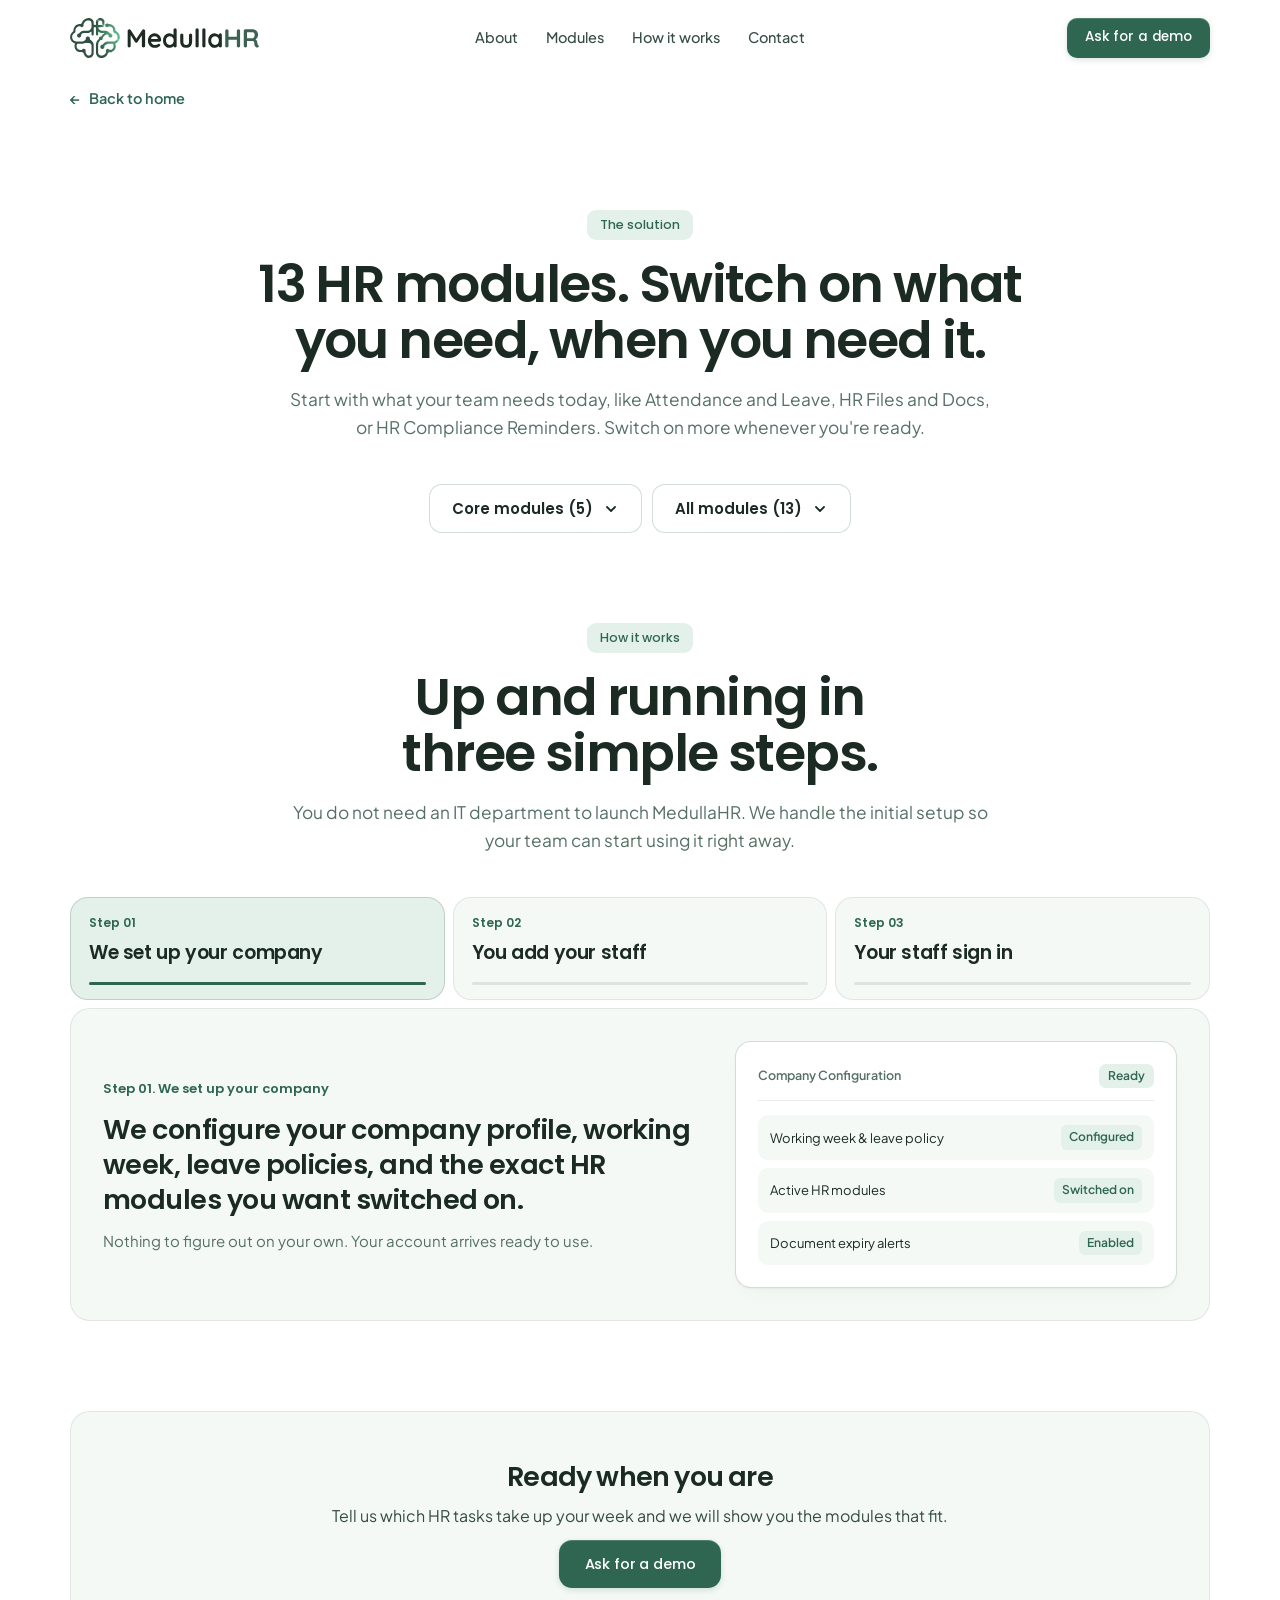
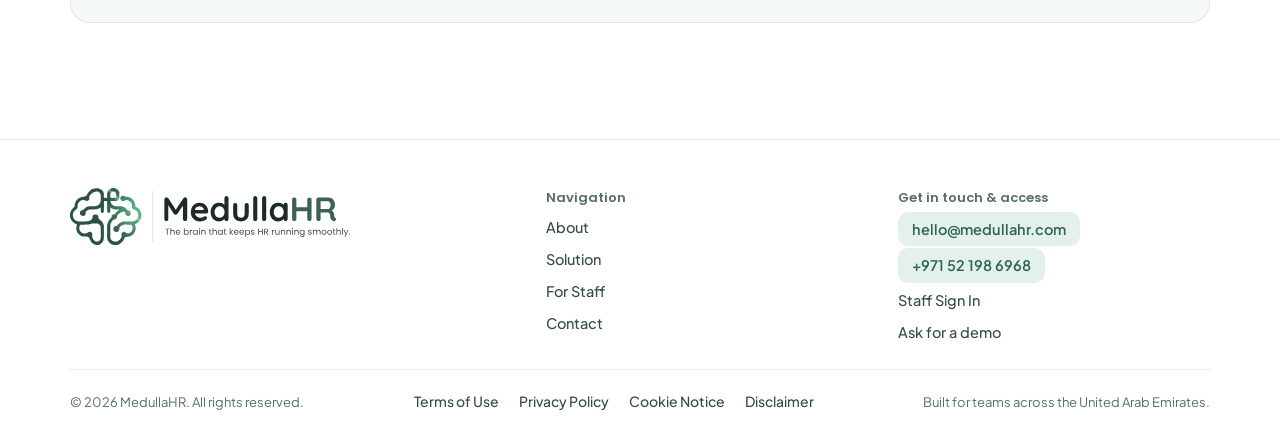
<file: solution.html>
<!doctype html>
<html lang="en">
  <head>
    <meta charset="UTF-8" />
    <meta name="viewport" content="width=device-width, initial-scale=1.0" />
    <title>The solution | MedullaHR</title>
    <meta name="description" content="13 HR modules you switch on as you need them, set up for your company in three simple steps." />
    <link rel="canonical" href="https://medullahr.com/solution" />
    <meta property="og:type" content="website" />
    <meta property="og:site_name" content="MedullaHR" />
    <meta property="og:title" content="The solution | MedullaHR" />
    <meta property="og:description" content="13 HR modules you switch on as you need them, set up for your company in three simple steps." />
    <meta property="og:url" content="https://medullahr.com/solution" />
    <meta property="og:image" content="https://medullahr.com/assets/brand/link-preview.png" />
    <meta property="og:image:width" content="1200" />
    <meta property="og:image:height" content="630" />
    <meta property="og:image:alt" content="MedullaHR" />
    <meta name="twitter:card" content="summary_large_image" />
    <meta name="twitter:title" content="The solution | MedullaHR" />
    <meta name="twitter:description" content="13 HR modules you switch on as you need them, set up for your company in three simple steps." />
    <meta name="twitter:image" content="https://medullahr.com/assets/brand/link-preview.png" />
    <link rel="icon" href="/favicon.ico?v=22" sizes="32x32" />
    <link rel="icon" href="/favicon.svg?v=22" type="image/svg+xml" />
    <link rel="apple-touch-icon" href="/apple-touch-icon.png?v=22" />
    <link rel="preconnect" href="https://fonts.googleapis.com" />
    <link rel="preconnect" href="https://fonts.gstatic.com" crossorigin />
    <link
      href="https://fonts.googleapis.com/css2?family=Plus+Jakarta+Sans:wght@400;500;600;700&family=Poppins:wght@500;600;700&display=swap"
      rel="stylesheet"
    />
    <link rel="stylesheet" href="styles.css?v=22" />
  </head>
  <body>
    <a href="#main-content" class="mh-skip">Skip to content</a>

    <header class="mh-header" data-open="false" data-scrolled="false">
      <a href="/" class="mh-logo" aria-label="MedullaHR home">
        <img
          src="/assets/brand/medullahr-logo.svg"
          alt="MedullaHR"
          width="189"
          height="40"
        />
      </a>

      <nav class="mh-nav-links" aria-label="Main navigation">
        <a href="/about">About</a>
        <a href="/solution#modules">Modules</a>
        <a href="/solution#how-it-works">How it works</a>
        <a href="/about#contact">Contact</a>
      </nav>

      <div class="mh-nav-actions">
        <a class="mh-btn mh-btn-sm" href="/about#contact" aria-label="Ask for a demo">
          <span class="mh-cta-long">Ask for a demo</span>
          <span class="mh-cta-short" aria-hidden="true">Demo</span>
        </a>
        <button
          type="button"
          class="mh-burger"
          aria-label="Toggle navigation menu"
          aria-expanded="false"
        >
          <i></i>
          <i></i>
        </button>
      </div>

      <nav class="mh-drawer" aria-label="Mobile navigation">
        <div class="mh-drawer-inner">
          <a href="/about">About</a>
          <a href="/solution#modules">Modules</a>
          <a href="/solution#how-it-works">How it works</a>
          <a href="/about#contact">Contact</a>
          <div class="mh-drawer-cta">
            <a class="mh-btn" href="/about#contact">Ask for a demo</a>
          </div>
        </div>
      </nav>
    </header>

    <main id="main-content" class="mh-container">
      <div class="mh-page-back">
        <a class="mh-legal-back" href="/">
          <span aria-hidden="true">&larr;</span> Back to home
        </a>
      </div>

      <!-- 1. THE SOLUTION (13 MODULES) -->
      <section id="modules" class="mh-section">
        <div class="mh-head mh-rv">
          <span class="mh-pill">The solution</span>
          <h2 class="mh-h2">
            13 HR modules. Switch on what you need, when you need it.
          </h2>
          <p class="mh-lede">
            Start with what your team needs today, like Attendance and Leave, HR
            Files and Docs, or HR Compliance Reminders. Switch on more whenever
            you're ready.
          </p>
        </div>

        <div class="mh-modules-toggles mh-rv">
          <button
            type="button"
            class="mh-modules-toggle"
            data-module-view="core"
            aria-expanded="false"
            aria-controls="mh-modules-panel"
          >
            Core modules (5)
            <svg
              class="mh-toggle-arrow"
              width="16"
              height="16"
              viewBox="0 0 16 16"
              fill="none"
              stroke="currentColor"
              stroke-width="1.8"
              stroke-linecap="round"
              stroke-linejoin="round"
              aria-hidden="true"
            >
              <path d="M4 6l4 4 4-4"></path>
            </svg>
          </button>
          <button
            type="button"
            class="mh-modules-toggle"
            data-module-view="all"
            aria-expanded="false"
            aria-controls="mh-modules-panel"
          >
            All modules (13)
            <svg
              class="mh-toggle-arrow"
              width="16"
              height="16"
              viewBox="0 0 16 16"
              fill="none"
              stroke="currentColor"
              stroke-width="1.8"
              stroke-linecap="round"
              stroke-linejoin="round"
              aria-hidden="true"
            >
              <path d="M4 6l4 4 4-4"></path>
            </svg>
          </button>
        </div>

        <div id="mh-modules-panel" class="mh-modules-grid" hidden>
          <!-- Module 01 -->
          <button
            type="button"
            class="mh-module-card mh-rv"
            aria-pressed="true"
          >
            <div class="mh-module-head">
              <span class="mh-module-num">01</span>
              <span class="mh-module-toggle">
                <span class="mh-module-state-text">Core</span>
                <span class="mh-switch" aria-hidden="true"></span>
              </span>
            </div>
            <div class="mh-module-body">
              <h3>Org Chart</h3>
              <p>
                See your company structure, departments, and reporting lines at
                a glance.
              </p>
            </div>
          </button>

          <!-- Module 02 -->
          <button
            type="button"
            class="mh-module-card mh-rv"
            aria-pressed="true"
          >
            <div class="mh-module-head">
              <span class="mh-module-num">02</span>
              <span class="mh-module-toggle">
                <span class="mh-module-state-text">Add when ready</span>
                <span class="mh-switch" aria-hidden="true"></span>
              </span>
            </div>
            <div class="mh-module-body">
              <h3>Hiring and Recruitment</h3>
              <p>
                Track open roles, candidates, interview notes, and offer stages
                without losing CVs in email threads.
              </p>
            </div>
          </button>

          <!-- Module 03 -->
          <button
            type="button"
            class="mh-module-card mh-rv"
            aria-pressed="true"
          >
            <div class="mh-module-head">
              <span class="mh-module-num">03</span>
              <span class="mh-module-toggle">
                <span class="mh-module-state-text">Core</span>
                <span class="mh-switch" aria-hidden="true"></span>
              </span>
            </div>
            <div class="mh-module-body">
              <h3>Employee Onboarding</h3>
              <p>
                Give new joiners a clear checklist for documents, equipment, and
                first-week tasks before day one.
              </p>
            </div>
          </button>

          <!-- Module 04 -->
          <button
            type="button"
            class="mh-module-card mh-rv"
            aria-pressed="true"
          >
            <div class="mh-module-head">
              <span class="mh-module-num">04</span>
              <span class="mh-module-toggle">
                <span class="mh-module-state-text">Core</span>
                <span class="mh-switch" aria-hidden="true"></span>
              </span>
            </div>
            <div class="mh-module-body">
              <h3>Attendance and Leave</h3>
              <p>
                Manage annual, sick, and special leave with clear balances,
                one-click approvals, and a shared team calendar.
              </p>
            </div>
          </button>

          <!-- Module 05 -->
          <button
            type="button"
            class="mh-module-card mh-rv"
            aria-pressed="true"
          >
            <div class="mh-module-head">
              <span class="mh-module-num">05</span>
              <span class="mh-module-toggle">
                <span class="mh-module-state-text">Add when ready</span>
                <span class="mh-switch" aria-hidden="true"></span>
              </span>
            </div>
            <div class="mh-module-body">
              <h3>Payroll and Benefits</h3>
              <p>
                Organise basic salaries, housing and transport allowances,
                benefits, and monthly payslips in one place.
              </p>
            </div>
          </button>

          <!-- Module 06 -->
          <button
            type="button"
            class="mh-module-card mh-rv"
            aria-pressed="true"
          >
            <div class="mh-module-head">
              <span class="mh-module-num">06</span>
              <span class="mh-module-toggle">
                <span class="mh-module-state-text">Add when ready</span>
                <span class="mh-switch" aria-hidden="true"></span>
              </span>
            </div>
            <div class="mh-module-body">
              <h3>Learning and Development</h3>
              <p>
                Record staff training courses, certifications, and skill
                development across every department.
              </p>
            </div>
          </button>

          <!-- Module 07 -->
          <button
            type="button"
            class="mh-module-card mh-rv"
            aria-pressed="true"
          >
            <div class="mh-module-head">
              <span class="mh-module-num">07</span>
              <span class="mh-module-toggle">
                <span class="mh-module-state-text">Add when ready</span>
                <span class="mh-switch" aria-hidden="true"></span>
              </span>
            </div>
            <div class="mh-module-body">
              <h3>Performance and Feedback</h3>
              <p>
                Run structured probation reviews, goal check-ins, and regular
                performance appraisals without paperwork.
              </p>
            </div>
          </button>

          <!-- Module 08 -->
          <button
            type="button"
            class="mh-module-card mh-rv"
            aria-pressed="true"
          >
            <div class="mh-module-head">
              <span class="mh-module-num">08</span>
              <span class="mh-module-toggle">
                <span class="mh-module-state-text">Add when ready</span>
                <span class="mh-switch" aria-hidden="true"></span>
              </span>
            </div>
            <div class="mh-module-body">
              <h3>Employee Engagement</h3>
              <p>
                Share company announcements, recognise milestones, and gather
                simple pulse feedback from your team.
              </p>
            </div>
          </button>

          <!-- Module 09 -->
          <button
            type="button"
            class="mh-module-card mh-rv"
            aria-pressed="true"
          >
            <div class="mh-module-head">
              <span class="mh-module-num">09</span>
              <span class="mh-module-toggle">
                <span class="mh-module-state-text">Add when ready</span>
                <span class="mh-switch" aria-hidden="true"></span>
              </span>
            </div>
            <div class="mh-module-body">
              <h3>HR Budgets and Expenses</h3>
              <p>
                Review staff expense claims, receipts, and HR-related costs with
                clear approval trails.
              </p>
            </div>
          </button>

          <!-- Module 10 -->
          <button
            type="button"
            class="mh-module-card mh-rv"
            aria-pressed="true"
          >
            <div class="mh-module-head">
              <span class="mh-module-num">10</span>
              <span class="mh-module-toggle">
                <span class="mh-module-state-text">Core</span>
                <span class="mh-switch" aria-hidden="true"></span>
              </span>
            </div>
            <div class="mh-module-body">
              <h3>HR Files and Docs</h3>
              <p>
                Store employment contracts, offer letters, passport copies, and
                company policies securely in one vault.
              </p>
            </div>
          </button>

          <!-- Module 11 -->
          <button
            type="button"
            class="mh-module-card mh-rv"
            aria-pressed="true"
          >
            <div class="mh-module-head">
              <span class="mh-module-num">11</span>
              <span class="mh-module-toggle">
                <span class="mh-module-state-text">Core</span>
                <span class="mh-switch" aria-hidden="true"></span>
              </span>
            </div>
            <div class="mh-module-body">
              <h3>HR Compliance Reminders</h3>
              <p>
                Get timely alerts before UAE residency visas, Emirates IDs,
                labour cards, or passports expire.
              </p>
            </div>
          </button>

          <!-- Module 12 -->
          <button
            type="button"
            class="mh-module-card mh-rv"
            aria-pressed="true"
          >
            <div class="mh-module-head">
              <span class="mh-module-num">12</span>
              <span class="mh-module-toggle">
                <span class="mh-module-state-text">Add when ready</span>
                <span class="mh-switch" aria-hidden="true"></span>
              </span>
            </div>
            <div class="mh-module-body">
              <h3>Employee Relations</h3>
              <p>
                Keep confidential, organised records of workplace requests,
                formal notes, and resolution steps.
              </p>
            </div>
          </button>

          <!-- Module 13 -->
          <button
            type="button"
            class="mh-module-card mh-rv"
            aria-pressed="true"
          >
            <div class="mh-module-head">
              <span class="mh-module-num">13</span>
              <span class="mh-module-toggle">
                <span class="mh-module-state-text">Add when ready</span>
                <span class="mh-switch" aria-hidden="true"></span>
              </span>
            </div>
            <div class="mh-module-body">
              <h3>Offboarding</h3>
              <p>
                Handle handovers, asset return checklists, exit clearances, and
                final settlement steps smoothly when someone leaves.
              </p>
            </div>
          </button>
        </div>
      </section>

      <!-- 2. HOW IT WORKS (3 STEPS) -->
      <section id="how-it-works" class="mh-section">
        <div class="mh-head mh-rv">
          <span class="mh-pill">How it works</span>
          <h2 class="mh-h2">Up and running in three simple steps.</h2>
          <p class="mh-lede">
            You do not need an IT department to launch MedullaHR. We handle the
            initial setup so your team can start using it right away.
          </p>
        </div>

        <div class="mh-proc mh-rv">
          <div class="mh-steps" role="group" aria-label="Three onboarding steps">
            <button
              type="button"
              class="mh-step"
              data-on="true"
              aria-pressed="true"
            >
              <span class="mh-step-kicker">Step 01</span>
              <strong>We set up your company</strong>
              <span class="mh-step-bar" aria-hidden="true">
                <i data-run="true"></i>
              </span>
            </button>

            <button
              type="button"
              class="mh-step"
              data-on="false"
              aria-pressed="false"
            >
              <span class="mh-step-kicker">Step 02</span>
              <strong>You add your staff</strong>
              <span class="mh-step-bar" aria-hidden="true">
                <i data-run="false"></i>
              </span>
            </button>

            <button
              type="button"
              class="mh-step"
              data-on="false"
              aria-pressed="false"
            >
              <span class="mh-step-kicker">Step 03</span>
              <strong>Your staff sign in</strong>
              <span class="mh-step-bar" aria-hidden="true">
                <i data-run="false"></i>
              </span>
            </button>
          </div>

          <div class="mh-proc-panel" aria-live="polite">
            <div class="mh-proc-copy">
              <span id="mh-proc-num" class="mh-proc-num">
                Step 01. We set up your company
              </span>
              <h3 id="mh-proc-lead" class="mh-proc-lead">
                We configure your company profile, working week, leave policies,
                and the exact HR modules you want switched on.
              </h3>
              <p id="mh-proc-desc" class="mh-proc-desc">
                Nothing to figure out on your own. Your account arrives ready to
                use.
              </p>
            </div>

            <div class="mh-proc-visual">
              <div class="mh-proc-visual-head">
                <span id="mh-proc-vis-title">Company Configuration</span>
                <span id="mh-proc-vis-badge" class="mh-status-pill">Ready</span>
              </div>
              <div id="mh-proc-vis-rows" class="mh-proc-visual-rows">
                <div class="mh-proc-row">
                  <span>Working week &amp; leave policy</span>
                  <span>Configured</span>
                </div>
                <div class="mh-proc-row">
                  <span>Active HR modules</span>
                  <span>Switched on</span>
                </div>
                <div class="mh-proc-row">
                  <span>Document expiry alerts</span>
                  <span>Enabled</span>
                </div>
              </div>
            </div>
          </div>
        </div>
      </section>

      <!-- 3. CLOSING CALL TO ACTION -->
      <section class="mh-section mh-strip-section mh-solution-close">
        <div class="mh-strip mh-rv">
          <h2 class="mh-h2">Ready when you are</h2>
          <p>
            Tell us which HR tasks take up your week and we will show you the
            modules that fit.
          </p>
          <a class="mh-btn" href="/about#contact">Ask for a demo</a>
        </div>
      </section>
    </main>

    <footer class="mh-footer">
      <div class="mh-foot-top">
        <div class="mh-foot-brand">
          <a href="/" class="mh-logo" aria-label="MedullaHR home">
            <img
              src="/assets/brand/medullahr-logo-tagline.svg"
              alt="MedullaHR, the brain that keeps HR running smoothly"
              width="280"
              height="79"
            />
          </a>
        </div>

        <nav class="mh-foot-col" aria-label="Footer navigation">
          <p class="mh-foot-col-title">Navigation</p>
          <a href="/about">About</a>
          <a href="/solution">Solution</a>
          <a href="/staff">For Staff</a>
          <a href="/about#contact">Contact</a>
        </nav>

        <div class="mh-foot-col">
          <p class="mh-foot-col-title">Get in touch &amp; access</p>
          <a href="mailto:hello@medullahr.com" class="mh-foot-email">
            hello@medullahr.com
          </a>
          <a
            href="tel:+971521986968"
            class="mh-foot-email"
            aria-label="Call MedullaHR"
          >
            +971 52 198 6968
          </a>
          <a href="https://app.medullahr.com" data-signin-link>
            Staff Sign In
          </a>
          <a href="/about#contact">Ask for a demo</a>
        </div>
      </div>

      <div class="mh-foot-bottom">
        <span>&copy; 2026 MedullaHR. All rights reserved.</span>

        <nav class="mh-foot-legal" aria-label="Legal">
          <a href="/terms">Terms of Use</a>
          <a href="/privacy">Privacy Policy</a>
          <a href="/cookies">Cookie Notice</a>
          <a href="/disclaimer">Disclaimer</a>
        </nav>

        <span>Built for teams across the United Arab Emirates.</span>
      </div>
    </footer>

    <script src="config.js?v=22"></script>
    <script src="script.js?v=22"></script>
  </body>
</html>
</file>
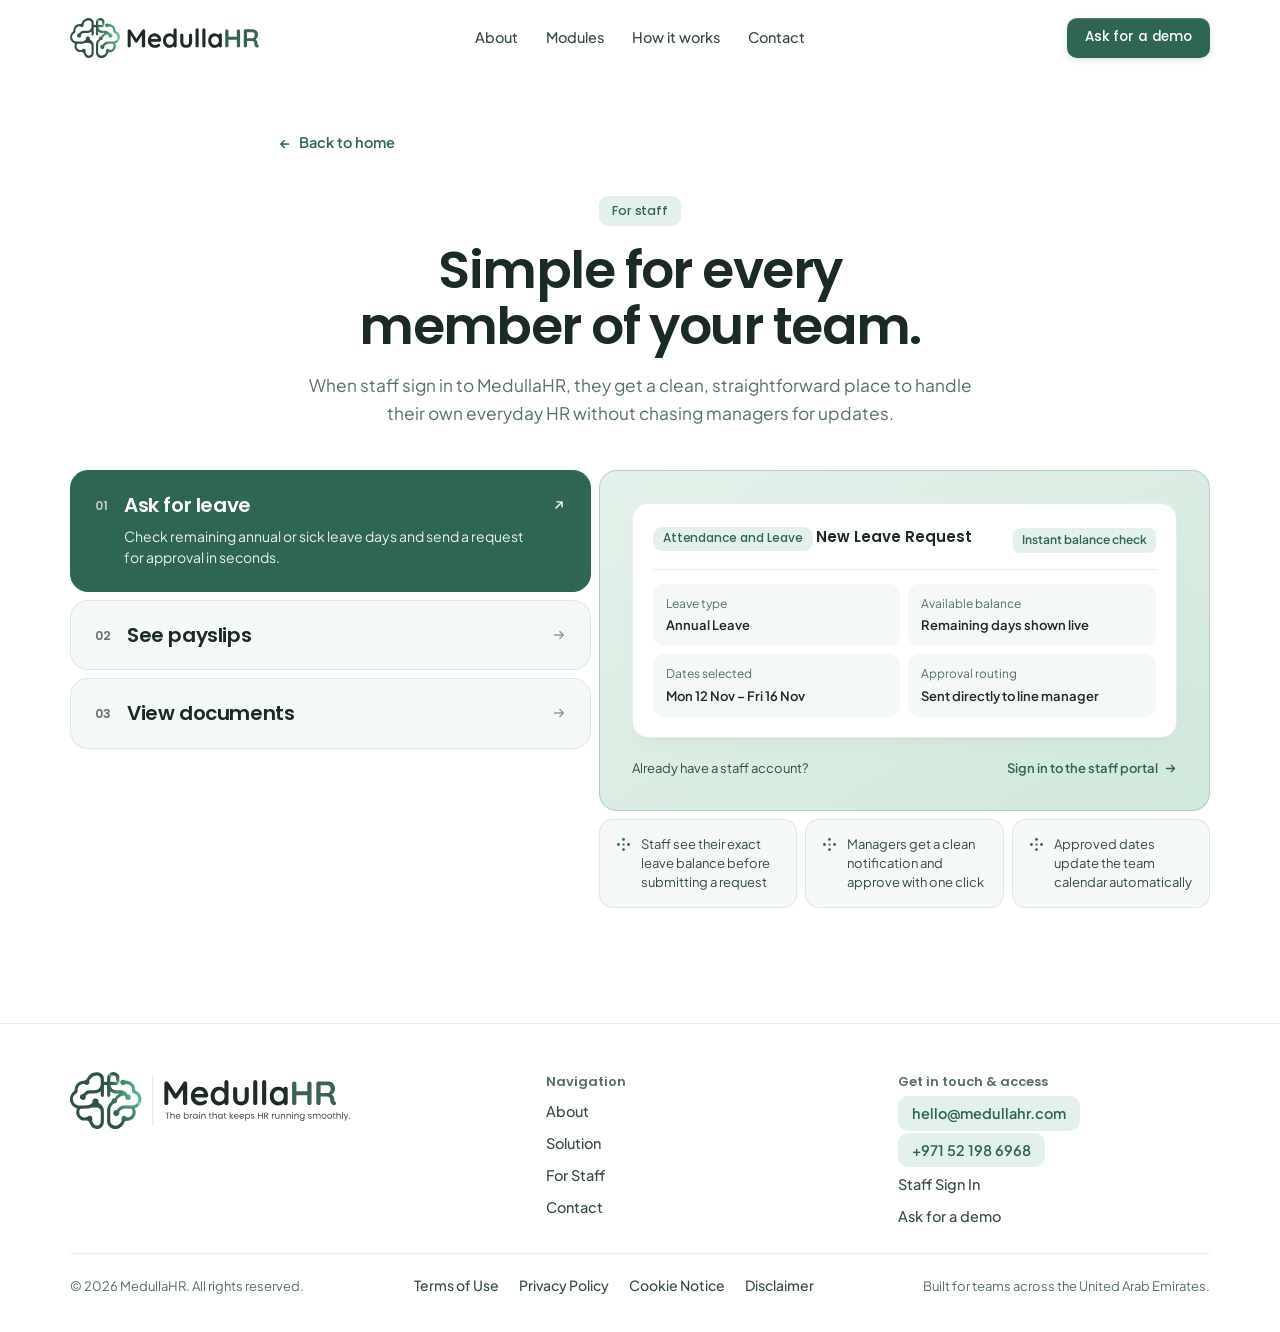
<file: staff.html>
<!doctype html>
<html lang="en">
  <head>
    <meta charset="UTF-8" />
    <meta name="viewport" content="width=device-width, initial-scale=1.0" />
    <title>For Staff | MedullaHR</title>
    <meta name="description" content="What your team gets in MedullaHR: leave requests, payslips, documents and balances in one simple staff portal." />
    <link rel="canonical" href="https://medullahr.com/staff" />
    <link rel="icon" href="/favicon.ico?v=22" sizes="32x32" />
    <link rel="icon" href="/favicon.svg?v=22" type="image/svg+xml" />
    <link rel="apple-touch-icon" href="/apple-touch-icon.png?v=22" />
    <link rel="preconnect" href="https://fonts.googleapis.com" />
    <link rel="preconnect" href="https://fonts.gstatic.com" crossorigin />
    <link
      href="https://fonts.googleapis.com/css2?family=Plus+Jakarta+Sans:wght@400;500;600;700&family=Poppins:wght@500;600;700&display=swap"
      rel="stylesheet"
    />
    <link rel="stylesheet" href="styles.css?v=22" />
  </head>
  <body>
    <a href="#main-content" class="mh-skip">Skip to content</a>

    <header class="mh-header" data-open="false" data-scrolled="false">
      <a href="/" class="mh-logo" aria-label="MedullaHR home">
        <img
          src="/assets/brand/medullahr-logo.svg"
          alt="MedullaHR"
          width="189"
          height="40"
        />
      </a>

      <nav class="mh-nav-links" aria-label="Main navigation">
        <a href="/about">About</a>
        <a href="/solution#modules">Modules</a>
        <a href="/solution#how-it-works">How it works</a>
        <a href="/about#contact">Contact</a>
      </nav>

      <div class="mh-nav-actions">
        <a class="mh-btn mh-btn-sm" href="/about#contact" aria-label="Ask for a demo">
          <span class="mh-cta-long">Ask for a demo</span>
          <span class="mh-cta-short" aria-hidden="true">Demo</span>
        </a>
        <button
          type="button"
          class="mh-burger"
          aria-label="Toggle navigation menu"
          aria-expanded="false"
        >
          <i></i>
          <i></i>
        </button>
      </div>

      <nav class="mh-drawer" aria-label="Mobile navigation">
        <div class="mh-drawer-inner">
          <a href="/about">About</a>
          <a href="/solution#modules">Modules</a>
          <a href="/solution#how-it-works">How it works</a>
          <a href="/about#contact">Contact</a>
          <div class="mh-drawer-cta">
            <a class="mh-btn" href="/about#contact">Ask for a demo</a>
          </div>
        </div>
      </nav>
    </header>

    <main id="main-content" class="mh-container mh-staff-page">
      <div class="mh-legal-inner mh-page-back">
        <a class="mh-legal-back" href="/">
          <span aria-hidden="true">&larr;</span> Back to home
        </a>
      </div>

      <section id="for-staff" class="mh-section">
        <div class="mh-head mh-rv">
          <span class="mh-pill">For staff</span>
          <h2 class="mh-h2">Simple for every member of your team.</h2>
          <p class="mh-lede">
            When staff sign in to MedullaHR, they get a clean, straightforward
            place to handle their own everyday HR without chasing managers for
            updates.
          </p>
        </div>

        <div class="mh-staff-split mh-rv">
          <div
            class="mh-staff-tabs"
            role="tablist"
            aria-label="What a staff member does"
            aria-orientation="vertical"
          >
            <button
              type="button"
              role="tab"
              aria-selected="true"
              tabindex="0"
              class="mh-staff-tab"
            >
              <span class="mh-staff-n">01</span>
              <span class="mh-staff-t">
                <strong>Ask for leave</strong>
                <small>
                  <span>
                    Check remaining annual or sick leave days and send a request
                    for approval in seconds.
                  </span>
                </small>
              </span>
              <svg
                class="mh-staff-arrow"
                width="14"
                height="14"
                viewBox="0 0 16 16"
                fill="none"
                stroke="currentColor"
                stroke-width="1.6"
                stroke-linecap="round"
                stroke-linejoin="round"
                aria-hidden="true"
              >
                <path d="M3 8h10M9 4l4 4-4 4"></path>
              </svg>
            </button>

            <button
              type="button"
              role="tab"
              aria-selected="false"
              tabindex="-1"
              class="mh-staff-tab"
            >
              <span class="mh-staff-n">02</span>
              <span class="mh-staff-t">
                <strong>See payslips</strong>
                <small>
                  <span>
                    View and download monthly salary statements and allowance
                    breakdowns anytime.
                  </span>
                </small>
              </span>
              <svg
                class="mh-staff-arrow"
                width="14"
                height="14"
                viewBox="0 0 16 16"
                fill="none"
                stroke="currentColor"
                stroke-width="1.6"
                stroke-linecap="round"
                stroke-linejoin="round"
                aria-hidden="true"
              >
                <path d="M3 8h10M9 4l4 4-4 4"></path>
              </svg>
            </button>

            <button
              type="button"
              role="tab"
              aria-selected="false"
              tabindex="-1"
              class="mh-staff-tab"
            >
              <span class="mh-staff-n">03</span>
              <span class="mh-staff-t">
                <strong>View documents</strong>
                <small>
                  <span>
                    Access employment contracts, visa and Emirates ID records,
                    and company policies in one place.
                  </span>
                </small>
              </span>
              <svg
                class="mh-staff-arrow"
                width="14"
                height="14"
                viewBox="0 0 16 16"
                fill="none"
                stroke="currentColor"
                stroke-width="1.6"
                stroke-linecap="round"
                stroke-linejoin="round"
                aria-hidden="true"
              >
                <path d="M3 8h10M9 4l4 4-4 4"></path>
              </svg>
            </button>
          </div>

          <div
            id="mh-staff-panel"
            class="mh-staff-panel"
            role="tabpanel"
            aria-label="Ask for leave"
          >
            <div class="mh-staff-stage">
              <div id="mh-staff-card-container"></div>
              <div
                style="
                  display: flex;
                  align-items: center;
                  justify-content: space-between;
                  flex-wrap: wrap;
                  gap: 10px;
                  font-size: 13px;
                  color: var(--mh-ink-secondary);
                "
              >
                <span>Already have a staff account?</span>
                <a
                  href="https://app.medullahr.com"
                  data-signin-link
                  style="
                    font-weight: 600;
                    color: var(--mh-green);
                    display: inline-flex;
                    align-items: center;
                    gap: 6px;
                  "
                >
                  Sign in to the staff portal
                  <svg
                    width="13"
                    height="13"
                    viewBox="0 0 16 16"
                    fill="none"
                    stroke="currentColor"
                    stroke-width="1.6"
                    stroke-linecap="round"
                    stroke-linejoin="round"
                    aria-hidden="true"
                  >
                    <path d="M3 8h10M9 4l4 4-4 4"></path>
                  </svg>
                </a>
              </div>
            </div>

            <ul id="mh-staff-points" class="mh-staff-points"></ul>
          </div>
        </div>
      </section>
    </main>

    <footer class="mh-footer">
      <div class="mh-foot-top">
        <div class="mh-foot-brand">
          <a href="/" class="mh-logo" aria-label="MedullaHR home">
            <img
              src="/assets/brand/medullahr-logo-tagline.svg"
              alt="MedullaHR, the brain that keeps HR running smoothly"
              width="280"
              height="79"
            />
          </a>
        </div>

        <nav class="mh-foot-col" aria-label="Footer navigation">
          <p class="mh-foot-col-title">Navigation</p>
          <a href="/about">About</a>
          <a href="/solution">Solution</a>
          <a href="/staff">For Staff</a>
          <a href="/about#contact">Contact</a>
        </nav>

        <div class="mh-foot-col">
          <p class="mh-foot-col-title">Get in touch &amp; access</p>
          <a href="mailto:hello@medullahr.com" class="mh-foot-email">
            hello@medullahr.com
          </a>
          <a
            href="tel:+971521986968"
            class="mh-foot-email"
            aria-label="Call MedullaHR"
          >
            +971 52 198 6968
          </a>
          <a href="https://app.medullahr.com" data-signin-link>
            Staff Sign In
          </a>
          <a href="/about#contact">Ask for a demo</a>
        </div>
      </div>

      <div class="mh-foot-bottom">
        <span>&copy; 2026 MedullaHR. All rights reserved.</span>

        <nav class="mh-foot-legal" aria-label="Legal">
          <a href="/terms">Terms of Use</a>
          <a href="/privacy">Privacy Policy</a>
          <a href="/cookies">Cookie Notice</a>
          <a href="/disclaimer">Disclaimer</a>
        </nav>

        <span>Built for teams across the United Arab Emirates.</span>
      </div>
    </footer>

    <script src="config.js?v=22"></script>
    <script src="script.js?v=22"></script>
  </body>
</html>
</file>
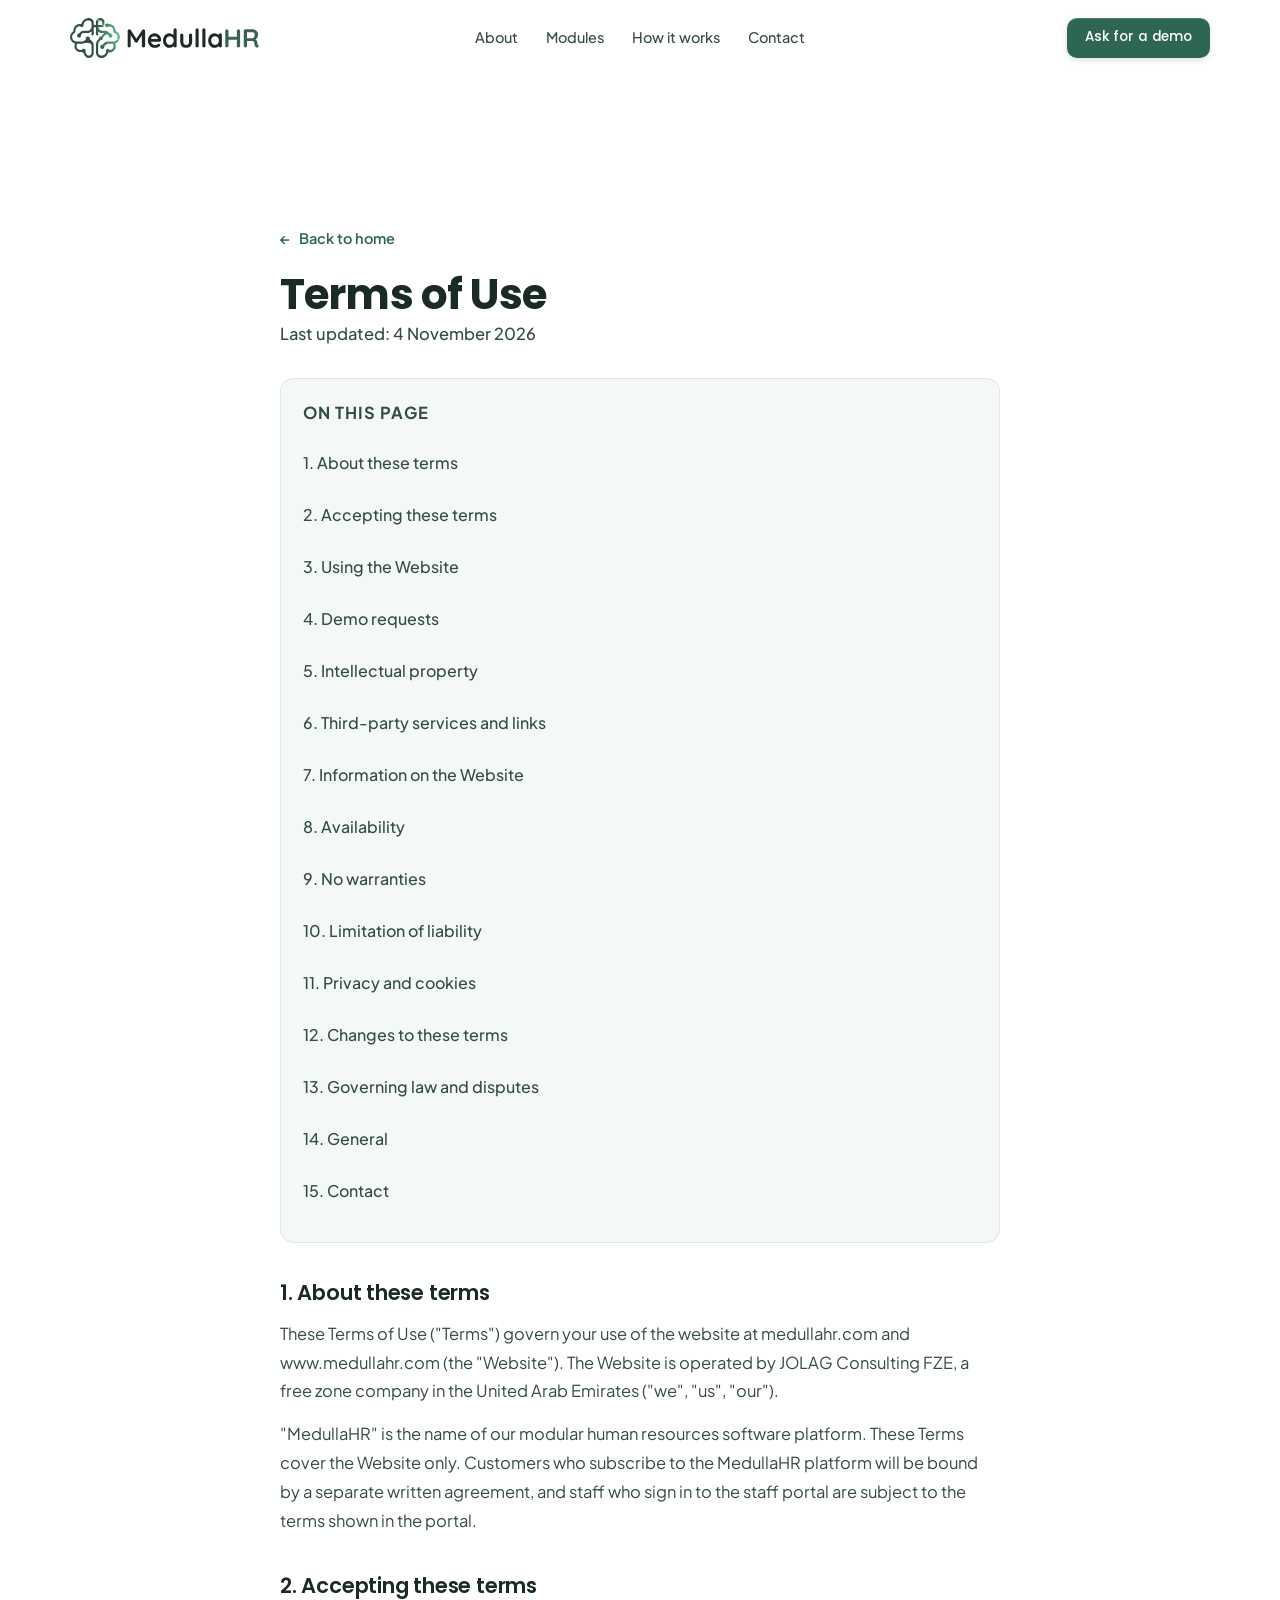
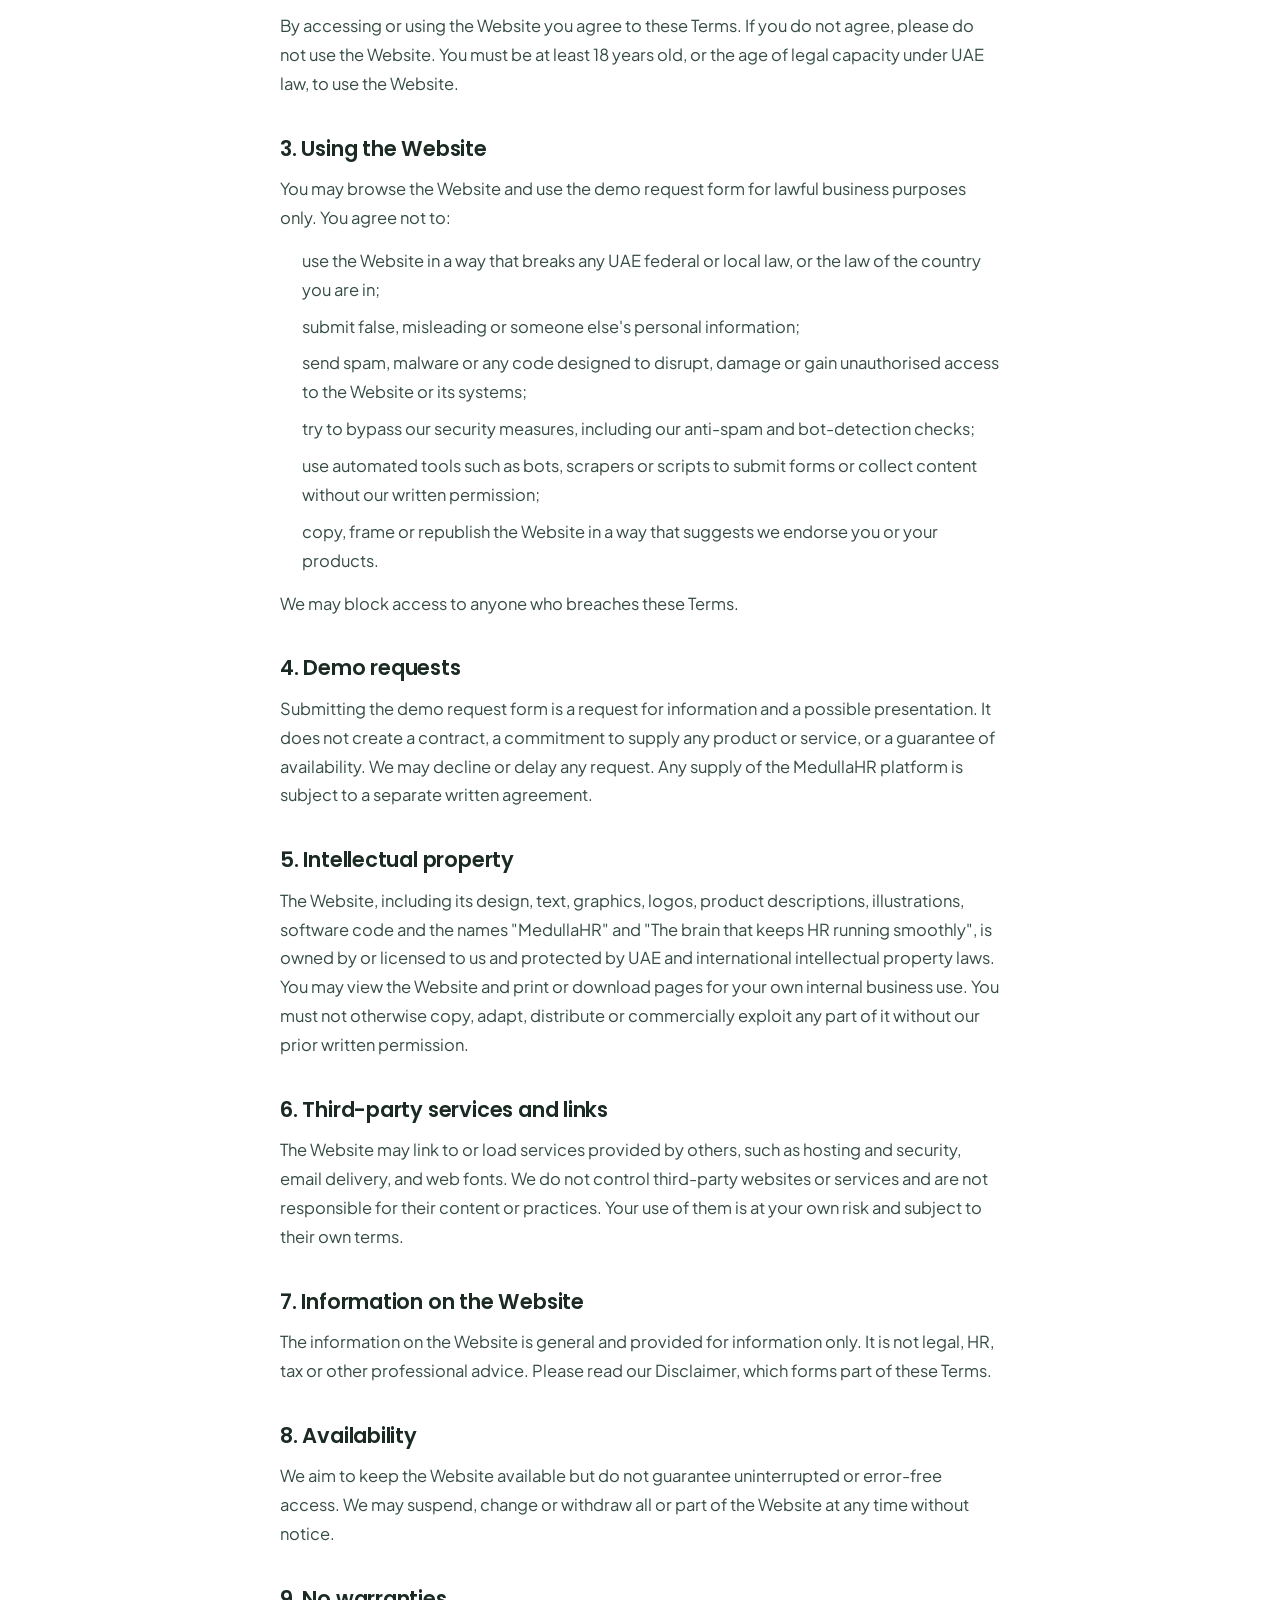
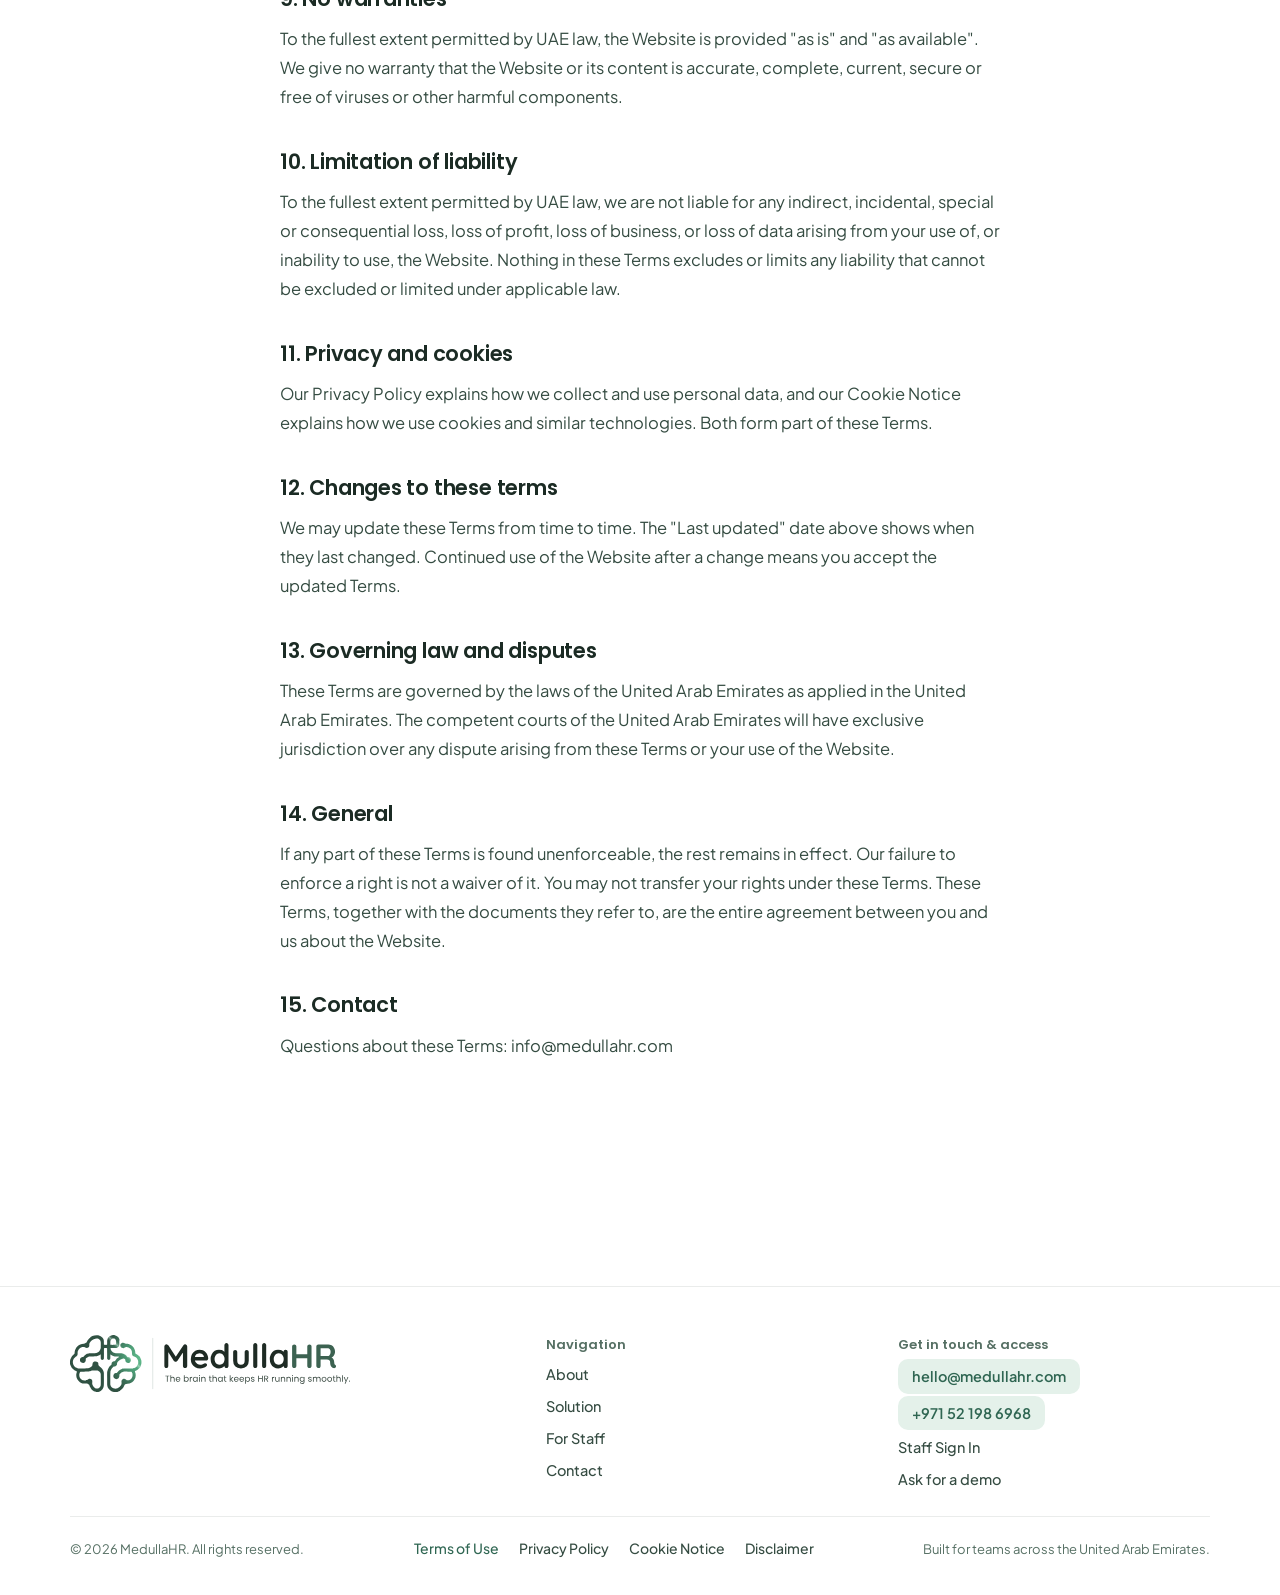
<file: terms.html>
<!doctype html>
<html lang="en">
  <head>
    <meta charset="UTF-8" />
    <meta name="viewport" content="width=device-width, initial-scale=1.0" />
    <title>Terms of Use | MedullaHR</title>
    <meta
      name="description"
      content="Terms of Use for the MedullaHR website, operated by JOLAG Consulting FZE."
    />
    <link rel="icon" href="/favicon.ico?v=22" sizes="32x32" />
    <link rel="icon" href="/favicon.svg?v=22" type="image/svg+xml" />
    <link rel="apple-touch-icon" href="/apple-touch-icon.png?v=22" />
    <link rel="preconnect" href="https://fonts.googleapis.com" />
    <link rel="preconnect" href="https://fonts.gstatic.com" crossorigin />
    <link
      href="https://fonts.googleapis.com/css2?family=Plus+Jakarta+Sans:wght@400;500;600;700&family=Poppins:wght@500;600;700&display=swap"
      rel="stylesheet"
    />
    <link rel="stylesheet" href="styles.css?v=22" />
  </head>
  <body>
    <a href="#main-content" class="mh-skip">Skip to content</a>

    <header class="mh-header" data-open="false" data-scrolled="false">
      <a href="/" class="mh-logo" aria-label="MedullaHR home">
        <img
          src="/assets/brand/medullahr-logo.svg"
          alt="MedullaHR"
          width="189"
          height="40"
        />
      </a>

      <nav class="mh-nav-links" aria-label="Main navigation">
        <a href="/about">About</a>
        <a href="/solution#modules">Modules</a>
        <a href="/solution#how-it-works">How it works</a>
        <a href="/about#contact">Contact</a>
      </nav>

      <div class="mh-nav-actions">
        <a class="mh-btn mh-btn-sm" href="/about#contact" aria-label="Ask for a demo">
          <span class="mh-cta-long">Ask for a demo</span>
          <span class="mh-cta-short" aria-hidden="true">Demo</span>
        </a>
        <button
          type="button"
          class="mh-burger"
          aria-label="Toggle navigation menu"
          aria-expanded="false"
        >
          <i></i>
          <i></i>
        </button>
      </div>

      <nav class="mh-drawer" aria-label="Mobile navigation">
        <div class="mh-drawer-inner">
          <a href="/about">About</a>
          <a href="/solution#modules">Modules</a>
          <a href="/solution#how-it-works">How it works</a>
          <a href="/about#contact">Contact</a>
          <div class="mh-drawer-cta">
            <a class="mh-btn" href="/about#contact">Ask for a demo</a>
          </div>
        </div>
      </nav>
    </header>

    <main id="main-content" class="mh-legal">
      <article class="mh-legal-inner">
        <a class="mh-legal-back" href="/">
          <span aria-hidden="true">&larr;</span> Back to home
        </a>

        <h1>Terms of Use</h1>
        <p class="mh-legal-updated">Last updated: 4 November 2026</p>

        <nav class="mh-legal-toc" aria-labelledby="mh-toc-title">
          <p id="mh-toc-title" class="mh-legal-toc-title">On this page</p>
          <ol>
            <li><a href="#section-1">1. About these terms</a></li>
            <li><a href="#section-2">2. Accepting these terms</a></li>
            <li><a href="#section-3">3. Using the Website</a></li>
            <li><a href="#section-4">4. Demo requests</a></li>
            <li><a href="#section-5">5. Intellectual property</a></li>
            <li><a href="#section-6">6. Third-party services and links</a></li>
            <li><a href="#section-7">7. Information on the Website</a></li>
            <li><a href="#section-8">8. Availability</a></li>
            <li><a href="#section-9">9. No warranties</a></li>
            <li><a href="#section-10">10. Limitation of liability</a></li>
            <li><a href="#section-11">11. Privacy and cookies</a></li>
            <li><a href="#section-12">12. Changes to these terms</a></li>
            <li><a href="#section-13">13. Governing law and disputes</a></li>
            <li><a href="#section-14">14. General</a></li>
            <li><a href="#section-15">15. Contact</a></li>
          </ol>
        </nav>

        <section id="section-1" class="mh-legal-section">
          <h2>1. About these terms</h2>
          <p>These Terms of Use ("Terms") govern your use of the website at medullahr.com and www.medullahr.com (the "Website"). The Website is operated by JOLAG Consulting FZE, a free zone company in the United Arab Emirates ("we", "us", "our").</p>
          <p>"MedullaHR" is the name of our modular human resources software platform. These Terms cover the Website only. Customers who subscribe to the MedullaHR platform will be bound by a separate written agreement, and staff who sign in to the staff portal are subject to the terms shown in the portal.</p>
        </section>
        <section id="section-2" class="mh-legal-section">
          <h2>2. Accepting these terms</h2>
          <p>By accessing or using the Website you agree to these Terms. If you do not agree, please do not use the Website. You must be at least 18 years old, or the age of legal capacity under UAE law, to use the Website.</p>
        </section>
        <section id="section-3" class="mh-legal-section">
          <h2>3. Using the Website</h2>
          <p>You may browse the Website and use the demo request form for lawful business purposes only. You agree not to:</p>
          <ul>
            <li>use the Website in a way that breaks any UAE federal or local law, or the law of the country you are in;</li>
            <li>submit false, misleading or someone else's personal information;</li>
            <li>send spam, malware or any code designed to disrupt, damage or gain unauthorised access to the Website or its systems;</li>
            <li>try to bypass our security measures, including our anti-spam and bot-detection checks;</li>
            <li>use automated tools such as bots, scrapers or scripts to submit forms or collect content without our written permission;</li>
            <li>copy, frame or republish the Website in a way that suggests we endorse you or your products.</li>
          </ul>
          <p>We may block access to anyone who breaches these Terms.</p>
        </section>
        <section id="section-4" class="mh-legal-section">
          <h2>4. Demo requests</h2>
          <p>Submitting the demo request form is a request for information and a possible presentation. It does not create a contract, a commitment to supply any product or service, or a guarantee of availability. We may decline or delay any request. Any supply of the MedullaHR platform is subject to a separate written agreement.</p>
        </section>
        <section id="section-5" class="mh-legal-section">
          <h2>5. Intellectual property</h2>
          <p>The Website, including its design, text, graphics, logos, product descriptions, illustrations, software code and the names "MedullaHR" and "The brain that keeps HR running smoothly", is owned by or licensed to us and protected by UAE and international intellectual property laws. You may view the Website and print or download pages for your own internal business use. You must not otherwise copy, adapt, distribute or commercially exploit any part of it without our prior written permission.</p>
        </section>
        <section id="section-6" class="mh-legal-section">
          <h2>6. Third-party services and links</h2>
          <p>The Website may link to or load services provided by others, such as hosting and security, email delivery, and web fonts. We do not control third-party websites or services and are not responsible for their content or practices. Your use of them is at your own risk and subject to their own terms.</p>
        </section>
        <section id="section-7" class="mh-legal-section">
          <h2>7. Information on the Website</h2>
          <p>The information on the Website is general and provided for information only. It is not legal, HR, tax or other professional advice. Please read our Disclaimer, which forms part of these Terms.</p>
        </section>
        <section id="section-8" class="mh-legal-section">
          <h2>8. Availability</h2>
          <p>We aim to keep the Website available but do not guarantee uninterrupted or error-free access. We may suspend, change or withdraw all or part of the Website at any time without notice.</p>
        </section>
        <section id="section-9" class="mh-legal-section">
          <h2>9. No warranties</h2>
          <p>To the fullest extent permitted by UAE law, the Website is provided "as is" and "as available". We give no warranty that the Website or its content is accurate, complete, current, secure or free of viruses or other harmful components.</p>
        </section>
        <section id="section-10" class="mh-legal-section">
          <h2>10. Limitation of liability</h2>
          <p>To the fullest extent permitted by UAE law, we are not liable for any indirect, incidental, special or consequential loss, loss of profit, loss of business, or loss of data arising from your use of, or inability to use, the Website. Nothing in these Terms excludes or limits any liability that cannot be excluded or limited under applicable law.</p>
        </section>
        <section id="section-11" class="mh-legal-section">
          <h2>11. Privacy and cookies</h2>
          <p>Our Privacy Policy explains how we collect and use personal data, and our Cookie Notice explains how we use cookies and similar technologies. Both form part of these Terms.</p>
        </section>
        <section id="section-12" class="mh-legal-section">
          <h2>12. Changes to these terms</h2>
          <p>We may update these Terms from time to time. The "Last updated" date above shows when they last changed. Continued use of the Website after a change means you accept the updated Terms.</p>
        </section>
        <section id="section-13" class="mh-legal-section">
          <h2>13. Governing law and disputes</h2>
          <p>These Terms are governed by the laws of the United Arab Emirates as applied in the United Arab Emirates. The competent courts of the United Arab Emirates will have exclusive jurisdiction over any dispute arising from these Terms or your use of the Website.</p>
        </section>
        <section id="section-14" class="mh-legal-section">
          <h2>14. General</h2>
          <p>If any part of these Terms is found unenforceable, the rest remains in effect. Our failure to enforce a right is not a waiver of it. You may not transfer your rights under these Terms. These Terms, together with the documents they refer to, are the entire agreement between you and us about the Website.</p>
        </section>
        <section id="section-15" class="mh-legal-section">
          <h2>15. Contact</h2>
          <p>Questions about these Terms: info@medullahr.com</p>
        </section>
      </article>
    </main>

    <footer class="mh-footer">
      <div class="mh-foot-top">
        <div class="mh-foot-brand">
          <a href="/" class="mh-logo" aria-label="MedullaHR home">
            <img
              src="/assets/brand/medullahr-logo-tagline.svg"
              alt="MedullaHR, the brain that keeps HR running smoothly"
              width="280"
              height="79"
            />
          </a>
        </div>

        <nav class="mh-foot-col" aria-label="Footer navigation">
          <p class="mh-foot-col-title">Navigation</p>
          <a href="/about">About</a>
          <a href="/solution">Solution</a>
          <a href="/staff">For Staff</a>
          <a href="/about#contact">Contact</a>
        </nav>

        <div class="mh-foot-col">
          <p class="mh-foot-col-title">Get in touch &amp; access</p>
          <a href="mailto:hello@medullahr.com" class="mh-foot-email">
            hello@medullahr.com
          </a>
          <a
            href="tel:+971521986968"
            class="mh-foot-email"
            aria-label="Call MedullaHR"
          >
            +971 52 198 6968
          </a>
          <a href="https://app.medullahr.com" data-signin-link>
            Staff Sign In
          </a>
          <a href="/about#contact">Ask for a demo</a>
        </div>
      </div>

      <div class="mh-foot-bottom">
        <span>&copy; 2026 MedullaHR. All rights reserved.</span>

        <nav class="mh-foot-legal" aria-label="Legal">
          <a href="/terms" aria-current="page">Terms of Use</a>
          <a href="/privacy">Privacy Policy</a>
          <a href="/cookies">Cookie Notice</a>
          <a href="/disclaimer">Disclaimer</a>
        </nav>

        <span>Built for teams across the United Arab Emirates.</span>
      </div>
    </footer>

    <script src="config.js?v=22"></script>
    <script src="script.js?v=22"></script>
  </body>
</html>
</file>
<file: styles.css>
:root {
  --mh-white: #FFFFFF;
  --mh-soft: #F4F9F6;
  --mh-tint: #E4F1EA;
  --mh-tint-strong: #CFE6DA;
  --mh-green: #2F6652;
  --mh-green-dark: #234F3E;
  --mh-ink: #1B2B24;
  --mh-ink-secondary: #354C42;
  --mh-muted: #567064;
  --mh-line: rgba(27, 43, 36, 0.09);
  --mh-line-strong: rgba(47, 102, 82, 0.22);
  --mh-shadow-sm: 0 1px 2px rgba(27, 43, 36, 0.04), 0 8px 24px -12px rgba(27, 43, 36, 0.08);
  --mh-shadow-lg: 0 20px 50px -18px rgba(27, 43, 36, 0.14);
  --mh-heading: "Poppins", -apple-system, BlinkMacSystemFont, "Segoe UI", sans-serif;
  --mh-sans: "Plus Jakarta Sans", -apple-system, BlinkMacSystemFont, "Segoe UI", Roboto, sans-serif;
  --mh-max: 1140px;
  --mh-ease: cubic-bezier(0.2, 0.8, 0.2, 1);
}

*,
*::before,
*::after {
  box-sizing: border-box;
}

html {
  scroll-behavior: smooth;
  -webkit-text-size-adjust: 100%;
  background-color: var(--mh-white);
  color: var(--mh-ink);
  font-family: var(--mh-sans);
  font-size: 16px;
  line-height: 1.55;
  -webkit-font-smoothing: antialiased;
  -moz-osx-font-smoothing: grayscale;
  @media (prefers-reduced-motion: reduce) {
    scroll-behavior: auto;
  }
}

body {
  margin: 0;
  background-color: var(--mh-white);
  color: var(--mh-ink);
  overflow-x: clip;
}

h1, h2, h3, h4, p, ul, ol, figure, blockquote {
  margin: 0;
  padding: 0;
}

ul, ol {
  list-style: none;
}

a {
  color: inherit;
  text-decoration: none;
}

button, input, select, textarea {
  font: inherit;
  color: inherit;
}

button {
  background: none;
  border: 0;
  padding: 0;
  cursor: pointer;
}

svg, canvas {
  display: block;
}

:where(a, button, input, select, textarea):focus-visible {
  outline: 2px solid var(--mh-green);
  outline-offset: 3px;
}

.mh-skip {
  position: absolute;
  top: -100px;
  left: 16px;
  z-index: 100;
  padding: 10px 16px;
  border-radius: 10px;
  background: var(--mh-green);
  color: var(--mh-white);
  font-weight: 600;
  font-size: 14px;
  transition: top 0.2s var(--mh-ease);
}

.mh-skip:focus {
  top: 12px;
}

.mh-container {
  width: 100%;
  padding-inline: max(clamp(18px, 5vw, 72px), calc((100vw - var(--mh-max)) / 2));
}

/* ---------- Header & Navigation ---------- */
.mh-header {
  position: sticky;
  top: 0;
  z-index: 40;
  display: grid;
  grid-template-columns: 1fr auto;
  align-items: center;
  gap: 16px;
  min-height: 76px;
  padding-block: 14px;
  padding-inline: max(clamp(18px, 5vw, 72px), calc((100vw - var(--mh-max)) / 2));
  background: color-mix(in oklab, var(--mh-white) 88%, transparent);
  backdrop-filter: blur(14px) saturate(1.2);
  -webkit-backdrop-filter: blur(14px) saturate(1.2);
  border-bottom: 1px solid transparent;
  transition: border-color 0.3s var(--mh-ease), padding-block 0.3s var(--mh-ease), box-shadow 0.3s var(--mh-ease);
}

.mh-header[data-scrolled="true"] {
  border-bottom-color: var(--mh-line);
  box-shadow: 0 4px 20px -12px rgba(27, 43, 36, 0.08);
}

@media (prefers-reduced-motion: no-preference) {
  @supports ((animation-timeline: scroll()) and (animation-range: 0% 100%)) {
    @keyframes mh-header-shrink {
      to {
        padding-block: 10px;
        border-bottom-color: rgba(27, 43, 36, 0.09);
      }
    }
    .mh-header {
      animation: mh-header-shrink auto linear both;
      animation-timeline: scroll(block root);
      animation-range: 0px 120px;
    }
  }
}

.mh-logo {
  display: inline-flex;
  align-items: center;
  justify-self: start;
  line-height: 0;
}

/* The width and height attributes on the image hold the space before the file
   arrives, so the header does not jump. The height here drives the size and the
   width follows the file's own proportions. */
.mh-logo img {
  display: block;
  width: auto;
  height: 36px;
  transition: opacity 0.25s ease;
  @media (prefers-reduced-motion: reduce) {
    transition: none;
  }
}

.mh-logo:hover img {
  opacity: 0.78;
}

/* On the narrowest phones the logo steps down so it keeps clear of the demo
   button and the menu control. */
@media (max-width: 359px) {
  .mh-logo img {
    height: 30px;
  }
}

@media (min-width: 768px) {
  .mh-logo img {
    height: 40px;
  }
}

.mh-nav-links {
  display: none;
  align-items: center;
  gap: 28px;
  font-size: 14.5px;
  font-weight: 500;
  color: var(--mh-ink-secondary);
}

.mh-nav-links a {
  position: relative;
  padding: 9px 0;
  transition: color 0.2s ease;
}

.mh-nav-links a::after {
  content: "";
  position: absolute;
  left: 0;
  right: 0;
  bottom: 3px;
  height: 1.5px;
  background-color: var(--mh-green);
  transform: scaleX(0);
  transform-origin: left;
  transition: transform 0.3s var(--mh-ease);
  @media (prefers-reduced-motion: reduce) {
    transition: none;
  }
}

.mh-nav-links a:hover {
  color: var(--mh-ink);
}

.mh-nav-links a:hover::after {
  transform: scaleX(1);
}

.mh-nav-actions {
  display: flex;
  align-items: center;
  gap: 10px;
  justify-self: end;
}

/* The demo button stays on screen at every width. On a phone the hero
   button scrolls away early, so this is the only lasting way in, and it
   takes a tighter shape there to leave room for the logo and the menu. */
.mh-cta-short {
  display: none;
}

.mh-burger {
  display: block;
  position: relative;
  width: 42px;
  height: 42px;
  border-radius: 11px;
  background-color: var(--mh-tint);
  color: var(--mh-ink);
}

.mh-burger i {
  position: absolute;
  left: 12px;
  right: 12px;
  height: 1.75px;
  background-color: var(--mh-ink);
  border-radius: 2px;
  transition: transform 0.3s var(--mh-ease), top 0.3s var(--mh-ease);
  @media (prefers-reduced-motion: reduce) {
    transition: none;
  }
}

.mh-burger i:first-child {
  top: 16px;
}

.mh-burger i:last-child {
  top: 24px;
}

.mh-header[data-open="true"] .mh-burger i:first-child {
  top: 20px;
  transform: rotate(45deg);
}

.mh-header[data-open="true"] .mh-burger i:last-child {
  top: 20px;
  transform: rotate(-45deg);
}

.mh-drawer {
  grid-column: 1 / -1;
  display: grid;
  grid-template-rows: 0fr;
  opacity: 0;
  overflow: hidden;
  transition: grid-template-rows 0.4s var(--mh-ease), opacity 0.3s ease;
  @media (prefers-reduced-motion: reduce) {
    transition: none;
  }
}

.mh-header[data-open="true"] .mh-drawer {
  grid-template-rows: 1fr;
  opacity: 1;
}

.mh-drawer-inner {
  min-height: 0;
  overflow: hidden;
  display: flex;
  flex-direction: column;
  gap: 4px;
  padding-top: 8px;
}

.mh-drawer-inner a:not(.mh-btn) {
  padding: 13px 4px;
  font-family: var(--mh-heading);
  font-size: 18px;
  font-weight: 500;
  border-bottom: 1px solid var(--mh-line);
}

.mh-drawer-cta {
  display: flex;
  flex-direction: column;
  gap: 8px;
  padding: 16px 0 8px;
}

@media (min-width: 768px) {
  .mh-header {
    grid-template-columns: 1fr auto 1fr;
  }
  .mh-nav-links {
    display: flex;
  }
  .mh-burger,
  .mh-drawer {
    display: none;
  }
}

/* ---------- Buttons & Pills ---------- */
.mh-btn {
  display: inline-flex;
  align-items: center;
  justify-content: center;
  gap: 9px;
  height: 48px;
  padding: 0 26px;
  border-radius: 13px;
  background-color: var(--mh-green);
  color: var(--mh-white);
  font-family: var(--mh-heading);
  font-size: 14.5px;
  font-weight: 500;
  letter-spacing: -0.01em;
  white-space: nowrap;
  box-shadow: inset 0 1px 0 rgba(255, 255, 255, 0.16), 0 2px 6px rgba(47, 102, 82, 0.18);
  transition: transform 0.25s var(--mh-ease), background-color 0.25s ease, box-shadow 0.25s ease;
  @media (prefers-reduced-motion: reduce) {
    transition: background-color 0.2s ease;
  }
}

.mh-btn:hover {
  background-color: var(--mh-green-dark);
  transform: translateY(-1px);
  box-shadow: inset 0 1px 0 rgba(255, 255, 255, 0.2), 0 6px 18px -4px rgba(47, 102, 82, 0.32);
  @media (prefers-reduced-motion: reduce) {
    transform: none;
  }
}

.mh-btn:active {
  transform: translateY(0) scale(0.985);
}

.mh-btn-sm {
  height: 40px;
  padding: 0 18px;
  font-size: 13.5px;
  border-radius: 10px;
}

.mh-btn-soft {
  background-color: var(--mh-tint);
  color: var(--mh-ink);
  box-shadow: none;
}

.mh-btn-soft:hover {
  background-color: var(--mh-tint-strong);
  color: var(--mh-ink);
  box-shadow: none;
}

.mh-btn-white {
  background-color: var(--mh-white);
  color: var(--mh-ink);
  box-shadow: 0 8px 24px -8px rgba(27, 43, 36, 0.22);
}

.mh-btn-white:hover {
  background-color: var(--mh-tint);
  color: var(--mh-ink);
  box-shadow: 0 10px 28px -8px rgba(27, 43, 36, 0.28);
}

/* Outlined pill, for the second row of choices in the contact box.
   The text is left at 16px and the height at 48px so it reads clearly
   and stays comfortable to tap on a phone. */
.mh-btn-outline {
  height: auto;
  min-height: 48px;
  padding: 11px 24px;
  background-color: transparent;
  color: var(--mh-green);
  border: 1.5px solid var(--mh-green);
  font-size: 16px;
  font-weight: 600;
  white-space: normal;
  text-align: center;
  box-shadow: none;
}

.mh-btn-outline:hover {
  background-color: var(--mh-white);
  color: var(--mh-green-dark);
  border-color: var(--mh-green-dark);
  box-shadow: 0 8px 22px -10px rgba(27, 43, 36, 0.3);
}

.mh-pill {
  display: inline-flex;
  align-items: center;
  gap: 8px;
  height: 30px;
  padding: 0 13px;
  border-radius: 9px;
  background-color: var(--mh-tint);
  color: var(--mh-green);
  font-family: var(--mh-heading);
  font-size: 12.5px;
  font-weight: 500;
  letter-spacing: -0.005em;
}

.mh-pill-dot {
  width: 6px;
  height: 6px;
  border-radius: 50%;
  background-color: var(--mh-green);
}

/* ---------- Ornaments & Shared Marks ---------- */
.mh-dots {
  fill: currentColor;
  flex: none;
  transition: transform 0.5s var(--mh-ease);
  @media (prefers-reduced-motion: reduce) {
    transition: none;
  }
}

/* ---------- Motion & Scroll Reveals ---------- */
@keyframes mh-up {
  from {
    opacity: 0;
    transform: translateY(16px);
  }
  to {
    opacity: 1;
    transform: none;
  }
}

@keyframes mh-fade {
  from {
    opacity: 0;
  }
  to {
    opacity: 1;
  }
}

.mh-in {
  animation: mh-up 0.8s var(--mh-ease) both;
  @media (prefers-reduced-motion: reduce) {
    animation: none;
  }
}

.mh-rv[data-rv="0"] {
  opacity: 0;
  transform: translateY(22px);
  @media (prefers-reduced-motion: reduce) {
    opacity: 1;
    transform: none;
  }
}

.mh-rv[data-rv="1"] {
  opacity: 1;
  transform: none;
  transition: opacity 0.8s var(--mh-ease), transform 0.8s var(--mh-ease);
  @media (prefers-reduced-motion: reduce) {
    transition: none;
  }
}

/* ---------- Sections & Section Headers ---------- */
.mh-section {
  padding-top: clamp(76px, 10vw, 144px);
}

.mh-head {
  display: flex;
  flex-direction: column;
  align-items: center;
  text-align: center;
  margin-bottom: clamp(36px, 4.8vw, 58px);
}

.mh-head-left {
  align-items: flex-start;
  text-align: left;
}

.mh-h1 {
  font-family: var(--mh-heading);
  font-weight: 600;
  font-size: clamp(34px, 5.2vw, 66px);
  line-height: 1.06;
  letter-spacing: -0.035em;
  max-width: 21ch;
  text-wrap: balance;
  color: var(--mh-ink);
}

.mh-h2 {
  margin-top: 16px;
  font-family: var(--mh-heading);
  font-weight: 600;
  font-size: clamp(28px, 4.2vw, 52px);
  line-height: 1.08;
  letter-spacing: -0.03em;
  max-width: 24ch;
  text-wrap: balance;
  color: var(--mh-ink);
}

.mh-lede {
  margin-top: 18px;
  max-width: 54ch;
  color: var(--mh-muted);
  font-size: clamp(15.5px, 1.35vw, 17.5px);
  line-height: 1.62;
  text-wrap: pretty;
}

/* ---------- 1. Hero Section ---------- */
.mh-hero {
  display: flex;
  flex-direction: column;
  align-items: center;
  text-align: center;
  padding-top: clamp(28px, 4.8vw, 68px);
}

.mh-hero .mh-h1 {
  margin-top: 18px;
}

.mh-hero-actions {
  display: flex;
  flex-wrap: wrap;
  justify-content: center;
  gap: 10px;
  margin-top: 30px;
}

.mh-hero-stage {
  position: relative;
  width: 100%;
  margin-top: clamp(32px, 4.8vw, 60px);
  border-radius: clamp(20px, 2.8vw, 32px);
  background: linear-gradient(155deg, var(--mh-tint) 0%, #D3E9DE 52%, #C0DFD0 100%);
  border: 1px solid var(--mh-line-strong);
  overflow: hidden;
  padding: clamp(20px, 3.6vw, 44px);
  text-align: left;
  box-shadow: var(--mh-shadow-sm);
}

.mh-hero-board {
  position: relative;
  z-index: 2;
  display: grid;
  grid-template-columns: 1fr;
  gap: 14px;
  max-width: 980px;
  margin: 0 auto;
}

@media (min-width: 820px) {
  .mh-hero-board {
    grid-template-columns: 1.15fr 0.85fr;
    align-items: stretch;
  }
}

.mh-board-card {
  background: rgba(255, 255, 255, 0.92);
  backdrop-filter: blur(16px);
  -webkit-backdrop-filter: blur(16px);
  border: 1px solid rgba(47, 102, 82, 0.14);
  border-radius: 20px;
  padding: clamp(18px, 2.4vw, 26px);
  box-shadow: 0 12px 32px -16px rgba(27, 43, 36, 0.12);
  display: flex;
  flex-direction: column;
  justify-content: space-between;
  gap: 18px;
}

.mh-board-top {
  display: flex;
  align-items: center;
  justify-content: space-between;
  gap: 12px;
}

.mh-board-title {
  display: flex;
  align-items: center;
  gap: 10px;
  font-family: var(--mh-heading);
  font-weight: 600;
  font-size: 15px;
  color: var(--mh-ink);
}

.mh-board-badge {
  display: inline-flex;
  align-items: center;
  gap: 6px;
  padding: 4px 10px;
  border-radius: 8px;
  background-color: var(--mh-tint);
  color: var(--mh-green);
  font-size: 12px;
  font-weight: 600;
}

.mh-flow-strip {
  display: flex;
  align-items: center;
  flex-wrap: wrap;
  gap: 0;
  row-gap: 10px;
  padding: 14px 16px;
  border-radius: 14px;
  background-color: var(--mh-soft);
  border: 1px solid var(--mh-line);
}

.mh-flow-node {
  display: inline-flex;
  align-items: center;
  gap: 7px;
  height: 34px;
  padding: 0 12px;
  border-radius: 9px;
  background-color: var(--mh-white);
  border: 1px solid var(--mh-line-strong);
  font-size: 12.5px;
  font-weight: 600;
  color: var(--mh-ink);
  box-shadow: 0 1px 2px rgba(27, 43, 36, 0.04);
}

.mh-flow-node i {
  width: 6px;
  height: 6px;
  border-radius: 50%;
  background-color: var(--mh-green);
}

.mh-flow-wire {
  position: relative;
  width: clamp(16px, 2.6vw, 34px);
  height: 1.5px;
  background-color: rgba(47, 102, 82, 0.28);
  overflow: visible;
}

.mh-flow-wire b {
  position: absolute;
  top: -2.5px;
  left: 0;
  width: 6px;
  height: 6px;
  border-radius: 50%;
  background-color: var(--mh-green);
  box-shadow: 0 0 8px rgba(47, 102, 82, 0.6);
  animation: mh-wire-run 2.1s linear infinite;
  @media (prefers-reduced-motion: reduce) {
    animation: none;
    left: 50%;
  }
}

@keyframes mh-wire-run {
  0% { left: 0%; opacity: 0; }
  15% { opacity: 1; }
  85% { opacity: 1; }
  100% { left: 100%; opacity: 0; }
}

.mh-mini-toggles {
  display: grid;
  grid-template-columns: repeat(2, 1fr);
  gap: 8px;
}

@media (max-width: 480px) {
  .mh-cta-long {
    display: none;
  }

  .mh-cta-short {
    display: inline;
  }

  .mh-mini-toggles {
    grid-template-columns: 1fr;
  }
}

.mh-mini-chip {
  display: flex;
  align-items: center;
  justify-content: space-between;
  gap: 8px;
  padding: 9px 12px;
  border-radius: 11px;
  background-color: var(--mh-soft);
  border: 1px solid var(--mh-line);
  font-size: 12.5px;
  font-weight: 500;
  color: var(--mh-ink-secondary);
}

.mh-mini-chip[data-active="true"] {
  background-color: var(--mh-tint);
  border-color: var(--mh-line-strong);
  color: var(--mh-ink);
}

.mh-switch-dot {
  position: relative;
  width: 28px;
  height: 16px;
  border-radius: 99px;
  background-color: rgba(27, 43, 36, 0.2);
  transition: background-color 0.25s ease;
  flex: none;
}

.mh-switch-dot::after {
  content: "";
  position: absolute;
  top: 2px;
  left: 2px;
  width: 12px;
  height: 12px;
  border-radius: 50%;
  background-color: var(--mh-white);
  transition: transform 0.25s var(--mh-ease);
  @media (prefers-reduced-motion: reduce) {
    transition: none;
  }
}

.mh-mini-chip[data-active="true"] .mh-switch-dot {
  background-color: var(--mh-green);
}

.mh-mini-chip[data-active="true"] .mh-switch-dot::after {
  transform: translateX(12px);
}

.mh-board-right-list {
  display: flex;
  flex-direction: column;
  gap: 8px;
}

.mh-board-item {
  display: flex;
  align-items: center;
  justify-content: space-between;
  gap: 10px;
  padding: 11px 13px;
  border-radius: 12px;
  background-color: var(--mh-soft);
  font-size: 13px;
}

.mh-board-item strong {
  display: block;
  font-weight: 600;
  color: var(--mh-ink);
}

.mh-board-item span {
  font-size: 12px;
  color: var(--mh-muted);
}

.mh-status-pill {
  padding: 3px 9px;
  border-radius: 7px;
  background-color: var(--mh-tint);
  color: var(--mh-green);
  font-size: 11.5px;
  font-weight: 600;
  white-space: nowrap;
}

/* ---------- 2. The Problem Section ---------- */
.mh-problem-grid {
  display: grid;
  /* A plain 1fr track grows to fit its widest child, so the long file name
     in the first card used to push all three past the edge of a small
     phone. minmax(0, 1fr) lets the track shrink instead. */
  grid-template-columns: minmax(0, 1fr);
  gap: 8px;
}

@media (min-width: 900px) {
  .mh-problem-grid {
    grid-template-columns: repeat(3, minmax(0, 1fr));
  }
}

.mh-problem-card {
  display: flex;
  flex-direction: column;
  justify-content: space-between;
  gap: 24px;
  padding: clamp(24px, 3.2vw, 34px);
  border-radius: 20px;
  background-color: var(--mh-soft);
  border: 1px solid var(--mh-line);
  transition: background-color 0.3s ease, transform 0.3s var(--mh-ease);
  @media (prefers-reduced-motion: reduce) {
    transition: none;
  }
}

.mh-problem-card:hover {
  background-color: var(--mh-tint);
}

.mh-problem-top {
  display: flex;
  align-items: center;
  justify-content: space-between;
  gap: 12px;
}

.mh-problem-tag {
  display: inline-flex;
  align-items: center;
  gap: 6px;
  padding: 4px 10px;
  border-radius: 8px;
  background-color: var(--mh-white);
  border: 1px solid var(--mh-line);
  font-size: 12px;
  font-weight: 600;
  color: var(--mh-muted);
}

.mh-problem-icon {
  display: grid;
  place-items: center;
  width: 38px;
  height: 38px;
  border-radius: 11px;
  background-color: var(--mh-tint);
  color: var(--mh-green);
}

.mh-problem-artifact {
  padding: 14px 16px;
  border-radius: 13px;
  background-color: var(--mh-white);
  border: 1px solid var(--mh-line);
  font-size: 12.5px;
  color: var(--mh-ink-secondary);
  display: flex;
  flex-direction: column;
  gap: 6px;
}

.mh-problem-artifact code {
  font-family: ui-monospace, SFMono-Regular, Menlo, Monaco, Consolas, monospace;
  /* A file name has no spaces to break at, so it is allowed to wrap
     mid-word rather than set the width of the card. */
  min-width: 0;
  max-width: 100%;
  overflow-wrap: anywhere;
  font-size: 12px;
  color: var(--mh-green);
  background-color: var(--mh-soft);
  padding: 2px 6px;
  border-radius: 5px;
  align-self: flex-start;
}

.mh-problem-card h3 {
  font-family: var(--mh-heading);
  font-weight: 600;
  font-size: 20px;
  line-height: 1.25;
  letter-spacing: -0.02em;
  color: var(--mh-ink);
}

.mh-problem-card p {
  margin-top: 8px;
  font-size: 14.5px;
  line-height: 1.6;
  color: var(--mh-muted);
}

/* ---------- 3. The Solution (13 Modules) ---------- */
.mh-modules-grid {
  display: grid;
  grid-template-columns: 1fr;
  gap: 8px;
}

@media (min-width: 600px) {
  .mh-modules-grid {
    grid-template-columns: repeat(2, minmax(0, 1fr));
  }
}

@media (min-width: 960px) {
  .mh-modules-grid {
    grid-template-columns: repeat(3, minmax(0, 1fr));
  }
}

.mh-module-card {
  position: relative;
  display: flex;
  flex-direction: column;
  justify-content: space-between;
  gap: 18px;
  padding: 22px 22px 20px;
  border-radius: 18px;
  background-color: var(--mh-soft);
  border: 1px solid var(--mh-line);
  text-align: left;
  cursor: pointer;
  transition: background-color 0.28s ease, border-color 0.28s ease, transform 0.28s var(--mh-ease);
  @media (prefers-reduced-motion: reduce) {
    transition: background-color 0.2s ease, border-color 0.2s ease;
  }
}

.mh-module-card:hover {
  background-color: var(--mh-tint);
  transform: translateY(-2px);
  @media (prefers-reduced-motion: reduce) {
    transform: none;
  }
}

.mh-module-card[aria-pressed="true"] {
  background-color: var(--mh-tint);
  border-color: var(--mh-line-strong);
}

@media (min-width: 960px) {
  .mh-module-card:nth-child(13) {
    grid-column: 1 / -1;
    flex-direction: row;
    align-items: center;
  }
  .mh-module-card:nth-child(13) .mh-module-body {
    display: flex;
    align-items: center;
    gap: 24px;
    flex: 1;
  }
  .mh-module-card:nth-child(13) .mh-module-body p {
    margin-top: 0;
  }
}

.mh-module-head {
  display: flex;
  align-items: center;
  justify-content: space-between;
  gap: 12px;
  width: 100%;
}

@media (min-width: 960px) {
  .mh-module-card:nth-child(13) .mh-module-head {
    width: auto;
    order: 2;
  }
}

.mh-module-num {
  font-family: var(--mh-heading);
  font-size: 12px;
  font-weight: 600;
  color: var(--mh-muted);
  font-variant-numeric: tabular-nums;
  padding: 3px 8px;
  border-radius: 6px;
  background-color: var(--mh-white);
  border: 1px solid var(--mh-line);
}

.mh-module-toggle {
  display: inline-flex;
  align-items: center;
  gap: 7px;
  font-size: 11.5px;
  font-weight: 600;
  color: var(--mh-muted);
}

.mh-module-card[aria-pressed="true"] .mh-module-toggle {
  color: var(--mh-green);
}

.mh-switch {
  position: relative;
  width: 36px;
  height: 20px;
  border-radius: 99px;
  background-color: rgba(27, 43, 36, 0.18);
  transition: background-color 0.25s ease;
}

.mh-switch::after {
  content: "";
  position: absolute;
  top: 2px;
  left: 2px;
  width: 16px;
  height: 16px;
  border-radius: 50%;
  background-color: var(--mh-white);
  box-shadow: 0 1px 2px rgba(0, 0, 0, 0.15);
  transition: transform 0.25s var(--mh-ease);
  @media (prefers-reduced-motion: reduce) {
    transition: none;
  }
}

.mh-module-card[aria-pressed="true"] .mh-switch {
  background-color: var(--mh-green);
}

.mh-module-card[aria-pressed="true"] .mh-switch::after {
  transform: translateX(16px);
}

.mh-module-body h3 {
  font-family: var(--mh-heading);
  font-weight: 600;
  font-size: 18.5px;
  line-height: 1.25;
  letter-spacing: -0.02em;
  color: var(--mh-ink);
}

.mh-module-body p {
  margin-top: 6px;
  font-size: 14px;
  line-height: 1.55;
  color: var(--mh-muted);
}

/* ---------- 4. How It Works (3 Steps) ---------- */
.mh-proc {
  display: flex;
  flex-direction: column;
  gap: 8px;
}

.mh-steps {
  display: grid;
  grid-template-columns: 1fr;
  gap: 8px;
}

@media (min-width: 720px) {
  .mh-steps {
    grid-template-columns: repeat(3, 1fr);
  }
}

.mh-step {
  display: flex;
  flex-direction: column;
  align-items: flex-start;
  gap: 8px;
  padding: 22px 22px 18px;
  border-radius: 18px;
  background-color: var(--mh-soft);
  border: 1px solid var(--mh-line);
  text-align: left;
  transition: background-color 0.3s ease, border-color 0.3s ease;
}

.mh-step:hover {
  background-color: var(--mh-tint);
}

.mh-step[data-on="true"] {
  background-color: var(--mh-tint);
  border-color: var(--mh-line-strong);
}

.mh-step-kicker {
  font-family: var(--mh-heading);
  font-size: 12px;
  font-weight: 600;
  color: var(--mh-green);
}

.mh-step strong {
  font-family: var(--mh-heading);
  font-weight: 600;
  font-size: 19px;
  letter-spacing: -0.02em;
  line-height: 1.22;
  color: var(--mh-ink);
}

.mh-step-bar {
  position: relative;
  display: block;
  width: 100%;
  height: 3px;
  margin-top: 10px;
  border-radius: 3px;
  background-color: rgba(27, 43, 36, 0.1);
  overflow: hidden;
}

.mh-step-bar i {
  position: absolute;
  inset: 0;
  background-color: var(--mh-green);
  transform: scaleX(0);
  transform-origin: left;
}

.mh-step[data-on="true"] .mh-step-bar i {
  transform: scaleX(1);
}

.mh-step-bar i[data-run="true"] {
  animation: mh-step-fill 5.2s linear both;
  @media (prefers-reduced-motion: reduce) {
    animation: none;
    transform: scaleX(1);
  }
}

@keyframes mh-step-fill {
  from { transform: scaleX(0); }
  to { transform: scaleX(1); }
}

.mh-proc-panel {
  display: grid;
  grid-template-columns: 1fr;
  gap: clamp(24px, 4vw, 56px);
  padding: clamp(24px, 4vw, 44px);
  border-radius: 20px;
  background-color: var(--mh-soft);
  border: 1px solid var(--mh-line);
}

@media (min-width: 820px) {
  .mh-proc-panel {
    grid-template-columns: 1.15fr 0.85fr;
    align-items: center;
  }
}

.mh-proc-num {
  display: inline-flex;
  align-items: center;
  gap: 8px;
  font-family: var(--mh-heading);
  font-size: 13px;
  font-weight: 600;
  color: var(--mh-green);
}

.mh-proc-lead {
  margin-top: 12px;
  font-family: var(--mh-heading);
  font-weight: 600;
  font-size: clamp(20px, 2.3vw, 27px);
  line-height: 1.3;
  letter-spacing: -0.02em;
  color: var(--mh-ink);
}

.mh-proc-desc {
  margin-top: 12px;
  font-size: 15px;
  line-height: 1.62;
  color: var(--mh-muted);
  max-width: 52ch;
}

.mh-proc-checks {
  display: flex;
  flex-wrap: wrap;
  gap: 8px;
  margin-top: 22px;
}

.mh-proc-checks li {
  display: inline-flex;
  align-items: center;
  gap: 7px;
  height: 34px;
  padding: 0 13px;
  border-radius: 10px;
  background-color: var(--mh-white);
  border: 1px solid var(--mh-line);
  font-size: 13px;
  font-weight: 500;
  color: var(--mh-ink-secondary);
}

.mh-proc-checks svg {
  color: var(--mh-green);
}

.mh-proc-visual {
  padding: 22px;
  border-radius: 16px;
  background-color: var(--mh-white);
  border: 1px solid var(--mh-line-strong);
  box-shadow: var(--mh-shadow-sm);
  display: flex;
  flex-direction: column;
  gap: 14px;
}

.mh-proc-visual-head {
  display: flex;
  align-items: center;
  justify-content: space-between;
  padding-bottom: 12px;
  border-bottom: 1px solid var(--mh-line);
  font-size: 12.5px;
  font-weight: 600;
  color: var(--mh-muted);
}

.mh-proc-visual-rows {
  display: flex;
  flex-direction: column;
  gap: 8px;
}

.mh-proc-row {
  display: flex;
  align-items: center;
  justify-content: space-between;
  padding: 10px 12px;
  border-radius: 10px;
  background-color: var(--mh-soft);
  font-size: 13px;
  color: var(--mh-ink);
}

.mh-proc-row span:last-child {
  font-size: 12px;
  font-weight: 600;
  color: var(--mh-green);
  background-color: var(--mh-tint);
  padding: 3px 8px;
  border-radius: 6px;
}

/* ---------- 5. For Staff Section ---------- */
.mh-staff-split {
  display: grid;
  grid-template-columns: 1fr;
  gap: 8px;
}

@media (min-width: 860px) {
  .mh-staff-split {
    grid-template-columns: minmax(0, 0.92fr) minmax(0, 1.08fr);
  }
}

.mh-staff-tabs {
  display: flex;
  flex-direction: column;
  gap: 8px;
}

.mh-staff-tab {
  display: grid;
  grid-template-columns: auto 1fr auto;
  align-items: start;
  gap: 16px;
  width: 100%;
  padding: 22px 24px;
  border-radius: 18px;
  background-color: var(--mh-soft);
  border: 1px solid var(--mh-line);
  text-align: left;
  transition: background-color 0.3s ease, color 0.3s ease, border-color 0.3s ease;
}

.mh-staff-tab:hover {
  background-color: var(--mh-tint);
}

.mh-staff-tab[aria-selected="true"] {
  background-color: var(--mh-green);
  border-color: var(--mh-green);
  color: var(--mh-white);
}

.mh-staff-n {
  font-family: var(--mh-heading);
  font-size: 12.5px;
  font-weight: 600;
  opacity: 0.65;
  padding-top: 3px;
  font-variant-numeric: tabular-nums;
}

.mh-staff-t strong {
  display: block;
  font-family: var(--mh-heading);
  font-weight: 600;
  font-size: 20px;
  letter-spacing: -0.02em;
  line-height: 1.22;
}

.mh-staff-t small {
  display: grid;
  grid-template-rows: 0fr;
  opacity: 0;
  font-size: 14px;
  line-height: 1.55;
  transition: grid-template-rows 0.42s var(--mh-ease), opacity 0.3s ease, margin 0.42s var(--mh-ease);
  overflow: hidden;
  @media (prefers-reduced-motion: reduce) {
    transition: none;
  }
}

.mh-staff-t small > span {
  min-height: 0;
  overflow: hidden;
}

.mh-staff-tab[aria-selected="true"] .mh-staff-t small {
  grid-template-rows: 1fr;
  opacity: 0.9;
  margin-top: 8px;
}

.mh-staff-arrow {
  margin-top: 5px;
  opacity: 0.45;
  transition: transform 0.3s var(--mh-ease), opacity 0.3s ease;
  @media (prefers-reduced-motion: reduce) {
    transition: none;
  }
}

.mh-staff-tab[aria-selected="true"] .mh-staff-arrow {
  opacity: 1;
  transform: rotate(-45deg);
}

.mh-staff-panel {
  display: flex;
  flex-direction: column;
  gap: 8px;
  min-width: 0;
}

.mh-staff-stage {
  flex: 1;
  min-height: 290px;
  border-radius: 18px;
  background: linear-gradient(150deg, var(--mh-tint) 0%, #D1E8DC 100%);
  border: 1px solid var(--mh-line-strong);
  padding: clamp(20px, 3vw, 32px);
  display: flex;
  flex-direction: column;
  justify-content: space-between;
  gap: 20px;
}

.mh-staff-card {
  background-color: var(--mh-white);
  border-radius: 16px;
  border: 1px solid var(--mh-line);
  padding: 20px;
  box-shadow: var(--mh-shadow-sm);
  display: flex;
  flex-direction: column;
  gap: 14px;
  animation: mh-up 0.45s var(--mh-ease) both;
  @media (prefers-reduced-motion: reduce) {
    animation: none;
  }
}

.mh-staff-card-head {
  display: flex;
  align-items: center;
  justify-content: space-between;
  gap: 12px;
  padding-bottom: 12px;
  border-bottom: 1px solid var(--mh-line);
}

.mh-staff-card-head strong {
  font-family: var(--mh-heading);
  font-size: 15px;
  font-weight: 600;
  color: var(--mh-ink);
}

.mh-staff-card-rows {
  display: grid;
  grid-template-columns: 1fr;
  gap: 8px;
}

@media (min-width: 520px) {
  .mh-staff-card-rows {
    grid-template-columns: repeat(2, 1fr);
  }
}

.mh-staff-kv {
  padding: 11px 13px;
  border-radius: 11px;
  background-color: var(--mh-soft);
  font-size: 13px;
}

.mh-staff-kv span {
  display: block;
  font-size: 11.5px;
  color: var(--mh-muted);
}

.mh-staff-kv b {
  display: block;
  margin-top: 2px;
  font-weight: 600;
  color: var(--mh-ink);
}

.mh-staff-points {
  display: grid;
  grid-template-columns: 1fr;
  gap: 8px;
}

@media (min-width: 640px) {
  .mh-staff-points {
    grid-template-columns: repeat(3, 1fr);
  }
}

.mh-staff-points li {
  display: flex;
  align-items: flex-start;
  gap: 10px;
  padding: 15px 16px;
  border-radius: 14px;
  background-color: var(--mh-soft);
  border: 1px solid var(--mh-line);
  font-size: 13px;
  line-height: 1.45;
  color: var(--mh-ink-secondary);
}

.mh-staff-points svg {
  color: var(--mh-green);
  margin-top: 2px;
  flex: none;
}

/* ---------- 6. Demo Call to Action ---------- */
/* ---------- 7. Footer ---------- */
.mh-footer {
  margin-top: clamp(72px, 9vw, 120px);
  padding: clamp(32px, 4vw, 48px) max(clamp(18px, 5vw, 72px), calc((100vw - var(--mh-max)) / 2)) 24px;
  border-top: 1px solid var(--mh-line);
  background-color: var(--mh-white);
}

.mh-foot-top {
  display: grid;
  grid-template-columns: 1fr;
  gap: 26px;
}

@media (min-width: 760px) {
  .mh-foot-top {
    grid-template-columns: 1.4fr 1fr 1fr;
    gap: 40px;
  }
}

.mh-foot-brand {
  display: flex;
  flex-direction: column;
  align-items: flex-start;
  gap: 14px;
}

/* The footer carries the logo with its tagline set into the artwork, so it is
   sized by width rather than by height as the header one is. It never grows
   past the column it sits in. */
.mh-footer .mh-logo img {
  width: min(230px, 100%);
  height: auto;
}

@media (min-width: 768px) {
  .mh-footer .mh-logo img {
    width: min(280px, 100%);
  }
}

.mh-foot-desc {
  font-size: 13.5px;
  color: var(--mh-muted);
  max-width: 38ch;
  line-height: 1.6;
}

.mh-foot-col {
  display: flex;
  flex-direction: column;
  align-items: flex-start;
  gap: 2px;
}

.mh-foot-col-title {
  font-family: var(--mh-heading);
  font-size: 13px;
  font-weight: 600;
  color: var(--mh-muted);
  margin-bottom: 2px;
}

.mh-foot-col a {
  /* Small text, but still something a finger or a cursor has to hit. */
  display: inline-flex;
  align-items: center;
  min-height: 30px;
  font-size: 14.5px;
  font-weight: 500;
  color: var(--mh-ink-secondary);
  transition: color 0.2s ease, transform 0.2s var(--mh-ease);
  @media (prefers-reduced-motion: reduce) {
    transition: color 0.2s ease;
  }
}

.mh-foot-col a:hover {
  color: var(--mh-green);
  transform: translateX(2px);
  @media (prefers-reduced-motion: reduce) {
    transform: none;
  }
}

.mh-foot-email {
  display: inline-flex;
  align-items: center;
  gap: 8px;
  padding: 6px 14px;
  border-radius: 10px;
  background-color: var(--mh-tint);
  color: var(--mh-green) !important;
  font-weight: 600 !important;
}

.mh-foot-bottom {
  display: flex;
  flex-wrap: wrap;
  align-items: center;
  justify-content: space-between;
  gap: 4px 28px;
  margin-top: 22px;
  padding-top: 10px;
  border-top: 1px solid var(--mh-line);
  font-size: 13px;
  color: var(--mh-muted);
}

/* ---------- Demo Request Form ---------- */
.mh-form-note {
  margin-top: 8px;
  font-size: 14px;
  color: var(--mh-muted);
  line-height: 1.55;
}

.mh-form-grid {
  display: grid;
  grid-template-columns: 1fr;
  gap: 12px;
  margin-top: 20px;
}

@media (min-width: 520px) {
  .mh-form-grid {
    grid-template-columns: 1fr 1fr;
  }
  .mh-span-2 {
    grid-column: span 2;
  }
}

.mh-field {
  display: flex;
  flex-direction: column;
  gap: 6px;
  font-size: 12.5px;
  font-weight: 600;
  color: var(--mh-ink-secondary);
}

.mh-field input,
.mh-field select,
.mh-field textarea {
  width: 100%;
  padding: 11px 13px;
  border-radius: 10px;
  border: 1px solid var(--mh-line-strong);
  background-color: var(--mh-soft);
  font-size: 14px;
  font-weight: 400;
  color: var(--mh-ink);
  transition: border-color 0.2s ease, background-color 0.2s ease;
}

.mh-field input:focus,
.mh-field select:focus,
.mh-field textarea:focus {
  border-color: var(--mh-green);
  background-color: var(--mh-white);
  outline: none;
}

.mh-field input[aria-invalid="true"] {
  border-color: #C93B2B;
}

/* Dialling code and number on one row: the code box stays narrow enough
   for the number to keep its space on a small phone. */
.mh-phone {
  display: flex;
  gap: 8px;
  align-items: stretch;
}

.mh-phone select {
  flex: 0 0 auto;
  width: auto;
  min-width: 0;
  max-width: 46%;
  padding-inline: 10px;
}

.mh-phone input {
  flex: 1 1 auto;
  min-width: 0;
}

.mh-field-err {
  font-size: 12px;
  font-weight: 500;
  color: #C93B2B;
  min-height: 16px;
}

.mh-form-foot {
  display: flex;
  flex-wrap: wrap;
  align-items: center;
  justify-content: space-between;
  gap: 12px;
  margin-top: 20px;
}

.mh-form-foot span {
  font-size: 12.5px;
  color: var(--mh-muted);
}

.mh-form-done h2 {
  margin-top: 14px;
  font-family: var(--mh-heading);
  font-size: 28px;
  font-weight: 600;
  line-height: 1.12;
  letter-spacing: -0.025em;
}

.mh-form-done {
  display: flex;
  flex-direction: column;
  align-items: center;
  text-align: center;
  padding: 18px 0 8px;
  gap: 12px;
}

/* An explicit display value outranks the browser's own [hidden] rule,
   so anything we hide from script needs this to actually disappear. */
[hidden] {
  display: none !important;
}

/* Spam trap. Nobody sees it, nothing reads it out, and tabbing skips it,
   so anything arriving in that field came from a script. */
.mh-hp {
  display: none !important;
}

.mh-turnstile {
  margin: 14px 0 2px;
  min-height: 65px;
}

.mh-turnstile .mh-field-err {
  display: block;
  margin-top: 6px;
}

.mh-form-done-mark {
  display: grid;
  place-items: center;
  width: 56px;
  height: 56px;
  border-radius: 18px;
  background-color: var(--mh-tint);
  color: var(--mh-green);
}


/* Tick boxes for the demo form's task picker. One column on a phone,
   two side by side once there is room, and every row tall enough to be
   a comfortable tap target. */
.mh-tasks {
  border: 0;
  margin: 0;
  padding: 0;
  min-width: 0;
}

.mh-tasks legend {
  padding: 0;
  font-size: 12.5px;
  font-weight: 600;
  color: var(--mh-ink-secondary);
}

.mh-tasks-hint {
  margin: 4px 0 0;
  font-size: 12px;
  font-weight: 400;
  color: var(--mh-muted);
}

.mh-task-grid {
  display: grid;
  grid-template-columns: 1fr;
  gap: 6px;
  margin-top: 8px;
}

@media (min-width: 520px) {
  .mh-task-grid {
    grid-template-columns: 1fr 1fr;
  }
}

.mh-task {
  display: flex;
  align-items: center;
  gap: 10px;
  min-height: 44px;
  padding: 6px 12px;
  border-radius: 10px;
  border: 1px solid var(--mh-line-strong);
  background-color: var(--mh-soft);
  font-size: 13.5px;
  font-weight: 400;
  color: var(--mh-ink);
  cursor: pointer;
  transition: border-color 0.2s ease, background-color 0.2s ease;
}

.mh-task:hover {
  background-color: var(--mh-white);
}

.mh-task input[type="checkbox"] {
  flex: none;
  width: 18px;
  height: 18px;
  margin: 0;
  padding: 0;
  accent-color: var(--mh-green);
  cursor: pointer;
}

.mh-task:has(input:checked) {
  border-color: var(--mh-green);
  background-color: var(--mh-white);
}

.mh-task:has(input:focus-visible) {
  outline: 2px solid var(--mh-green);
  outline-offset: 2px;
}

.mh-task-other {
  margin-top: 10px;
}

.mh-task-other label {
  display: block;
  margin-bottom: 6px;
  font-size: 12.5px;
  font-weight: 600;
  color: var(--mh-ink-secondary);
}

.mh-task-other input {
  width: 100%;
  min-height: 44px;
  padding: 11px 13px;
  border-radius: 10px;
  border: 1px solid var(--mh-line-strong);
  background-color: var(--mh-soft);
  font-size: 14px;
  font-weight: 400;
  color: var(--mh-ink);
  transition: border-color 0.2s ease, background-color 0.2s ease;
}

.mh-task-other input:focus {
  border-color: var(--mh-green);
  background-color: var(--mh-white);
  outline: none;
}

/* A lone word on the last line of a heading or a lede looks like a
   mistake. The browser evens the lines out instead. */
.mh-pill {
  text-wrap: balance;
}

.mh-lede {
  text-wrap: pretty;
}

/* Nothing on the page is allowed below 12px. */
.mh-status-pill,
.mh-module-toggle,
.mh-staff-kv span {
  font-size: 12px;
}

/* Phones. Fields go to 16px because iOS zooms the page in on any field
   smaller than that, and anything a finger has to hit is given a 44px
   target. The desktop layout above this width is untouched. */
@media (max-width: 760px) {
  .mh-field input,
  .mh-field select,
  .mh-field textarea,
  .mh-task-other input {
    font-size: 16px;
  }

  .mh-field,
  .mh-tasks legend,
  .mh-task-other label {
    font-size: 13px;
  }

  .mh-mini-chip {
    min-height: 44px;
    padding: 10px 12px;
  }

  .mh-chip-action {
    height: auto;
    min-height: 44px;
    padding: 10px 14px;
  }

  .mh-btn-sm {
    height: auto;
    min-height: 44px;
    padding: 10px 18px;
  }

  .mh-nav-actions .mh-btn-sm {
    height: auto;
    min-height: 44px;
    padding: 10px 14px;
    font-size: 13px;
  }

  /* The status pill will not shrink, so on a phone the row stacks instead
     of squeezing the wording into a column barely 90px wide. */
  .mh-board-item {
    flex-direction: column;
    align-items: flex-start;
    gap: 8px;
  }

  .mh-status-pill {
    align-self: flex-start;
  }

  .mh-burger {
    width: 44px;
    height: 44px;
  }

  .mh-foot-col a,
  .mh-foot-email,
  .mh-foot-bottom a {
    display: inline-flex;
    align-items: center;
    min-height: 44px;
  }

  .mh-staff-tab {
    min-height: 44px;
  }

  /* Side by side on a wide screen, one under the other on a phone. */

}

/* The compact widget is narrower but taller than the standard one. */
@media (max-width: 399px) {
  .mh-turnstile {
    min-height: 150px;
  }
}

.mh-turnstile iframe {
  max-width: 100%;
}

/* ---------------------------------------------------------------
   Legal pages: terms, privacy, cookies, disclaimer
   --------------------------------------------------------------- */

.mh-legal {
  padding: 110px 20px 72px;
}

@media (min-width: 760px) {
  .mh-legal {
    padding: 140px 24px 96px;
  }
}

.mh-legal-inner {
  width: 100%;
  max-width: 720px;
  margin: 0 auto;
}

.mh-legal-back {
  display: inline-flex;
  align-items: center;
  gap: 8px;
  min-height: 44px;
  font-size: 14.5px;
  font-weight: 600;
  color: var(--mh-green);
}

.mh-legal-back:hover {
  color: var(--mh-green-dark);
}

.mh-legal h1 {
  margin: 10px 0 0;
  font-family: var(--mh-heading);
  font-size: clamp(30px, 6vw, 42px);
  line-height: 1.18;
  font-weight: 700;
  letter-spacing: -0.02em;
  color: var(--mh-ink);
  text-wrap: balance;
}

.mh-legal-updated {
  margin: 10px 0 0;
  font-size: 14px;
  font-weight: 500;
  color: var(--mh-muted);
}

.mh-legal-toc {
  margin: 30px 0 0;
  padding: 20px 22px;
  border-radius: 14px;
  background-color: var(--mh-soft);
  border: 1px solid var(--mh-line);
}

.mh-legal-toc-title {
  margin: 0 0 10px;
  font-size: 12px;
  font-weight: 700;
  letter-spacing: 0.06em;
  text-transform: uppercase;
  color: var(--mh-muted);
}

.mh-legal-toc ol {
  margin: 0;
  padding: 0;
  list-style: none;
}

.mh-legal-toc a {
  display: block;
  padding: 9px 0;
  min-height: 44px;
  font-size: 16px;
  line-height: 1.5;
  font-weight: 500;
  color: var(--mh-ink-secondary);
}

.mh-legal-toc a:hover {
  color: var(--mh-green);
}

.mh-legal-section {
  margin-top: 36px;
  scroll-margin-top: 100px;
}

.mh-legal h2 {
  margin: 0 0 12px;
  font-family: var(--mh-heading);
  font-size: 21px;
  line-height: 1.35;
  font-weight: 600;
  letter-spacing: -0.01em;
  color: var(--mh-ink);
}

.mh-legal p,
.mh-legal li {
  font-size: 16.5px;
  line-height: 1.75;
  color: var(--mh-ink-secondary);
}

.mh-legal p {
  margin: 0 0 14px;
}

.mh-legal ul {
  margin: 0 0 14px;
  padding-left: 22px;
}

.mh-legal li {
  margin-bottom: 8px;
}

.mh-legal strong {
  color: var(--mh-ink);
  font-weight: 600;
}

/* The table keeps its own sideways scroll so a wide row never widens
   the page itself. */
.mh-table-wrap {
  margin: 4px 0 18px;
  overflow-x: auto;
  -webkit-overflow-scrolling: touch;
  border: 1px solid var(--mh-line);
  border-radius: 12px;
  background-color: var(--mh-white);
}

.mh-table-wrap:focus-visible {
  outline: 2px solid var(--mh-green);
  outline-offset: 2px;
}

.mh-legal-table {
  width: 100%;
  min-width: 540px;
  border-collapse: collapse;
}

.mh-legal-table th,
.mh-legal-table td {
  padding: 13px 16px;
  text-align: left;
  vertical-align: top;
  font-size: 15px;
  line-height: 1.6;
  border-bottom: 1px solid var(--mh-line);
}

.mh-legal-table th {
  font-size: 12.5px;
  font-weight: 700;
  letter-spacing: 0.04em;
  text-transform: uppercase;
  color: var(--mh-muted);
  background-color: var(--mh-soft);
  white-space: nowrap;
}

.mh-legal-table td {
  color: var(--mh-ink-secondary);
}

.mh-legal-table tbody tr:last-child td {
  border-bottom: 0;
}

/* Legal links, now sitting in the middle of the single bottom row rather
   than on a line of their own behind a second divider. */
.mh-foot-legal {
  display: flex;
  flex-wrap: wrap;
  justify-content: center;
  gap: 0 20px;
}

.mh-foot-legal a {
  display: inline-flex;
  align-items: center;
  min-height: 44px;
  font-size: 14px;
  font-weight: 500;
  color: var(--mh-ink-secondary);
}

/* On a phone the bottom row stacks: the line of copyright, then the legal
   links, then the line about the Emirates, all starting at the same edge and
   evenly spaced. The links keep their full height, so they stay easy to hit. */
@media (max-width: 760px) {
  .mh-foot-bottom {
    flex-direction: column;
    align-items: flex-start;
    gap: 6px;
  }

  .mh-foot-legal {
    justify-content: flex-start;
    gap: 0 18px;
  }
}

.mh-foot-legal a:hover,
.mh-foot-legal a[aria-current="page"] {
  color: var(--mh-green);
}

/* ---------- Shorter home page ---------- */
/* The gaps between sections were generous. These bring them in a little
   without letting the page feel cramped. */
.mh-section {
  padding-top: clamp(56px, 7vw, 104px);
}

.mh-head {
  margin-bottom: clamp(28px, 3.4vw, 42px);
}

/* Modules shown on request */
.mh-modules-toggles {
  display: flex;
  flex-wrap: wrap;
  justify-content: center;
  gap: 10px;
}

.mh-modules-toggle {
  display: inline-flex;
  align-items: center;
  justify-content: center;
  gap: 10px;
  min-height: 48px;
  padding: 12px 22px;
  border-radius: 13px;
  border: 1.5px solid var(--mh-line-strong);
  background-color: var(--mh-white);
  color: var(--mh-ink);
  font-family: var(--mh-heading);
  font-size: 15px;
  font-weight: 600;
  transition: background-color 0.2s ease, border-color 0.2s ease;
}

.mh-modules-toggle:hover {
  background-color: var(--mh-tint);
  border-color: var(--mh-green);
}

.mh-modules-toggle[aria-expanded="true"] {
  background-color: var(--mh-tint);
  border-color: var(--mh-green);
  color: var(--mh-green);
}

.mh-toggle-arrow {
  transition: transform 0.25s var(--mh-ease);
  @media (prefers-reduced-motion: reduce) {
    transition: none;
  }
}

.mh-modules-toggle[aria-expanded="true"] .mh-toggle-arrow {
  transform: rotate(180deg);
}

.mh-modules-grid:not([hidden]) {
  margin-top: 18px;
}

.mh-module-card[hidden] {
  display: none;
}

/* Compact "How it works" */
.mh-step {
  padding: 16px 18px 14px;
}

.mh-proc-panel {
  gap: clamp(18px, 2.6vw, 36px);
  padding: clamp(20px, 2.8vw, 32px);
}

@media (max-width: 719px) {
  .mh-steps {
    gap: 6px;
  }

  .mh-step {
    flex-direction: row;
    align-items: center;
    flex-wrap: wrap;
    gap: 4px 10px;
    padding: 12px 14px;
  }

  .mh-step-bar {
    flex-basis: 100%;
  }
}

/* Short strips that stand in for the longer sections */
.mh-strip-section {
  display: grid;
  grid-template-columns: 1fr;
  gap: 14px;
}

@media (min-width: 760px) {
  .mh-strip-section {
    grid-template-columns: repeat(2, minmax(0, 1fr));
  }
}

.mh-strip {
  display: flex;
  flex-direction: column;
  align-items: flex-start;
  gap: 12px;
  padding: clamp(24px, 3vw, 34px);
  border-radius: 20px;
  background-color: var(--mh-soft);
  border: 1px solid var(--mh-line);
}

.mh-strip .mh-h2 {
  font-size: clamp(21px, 2.2vw, 27px);
}

.mh-strip p {
  color: var(--mh-ink-secondary);
  line-height: 1.6;
  overflow-wrap: anywhere;
}

/* For Staff page: the section already carries its own top padding */
.mh-staff-page .mh-page-back {
  padding-top: clamp(28px, 4vw, 44px);
}

.mh-staff-page #for-staff {
  padding-top: clamp(20px, 2.6vw, 32px);
}

/* ---------- "Read more" on the problem cards ---------- */
.mh-readmore {
  display: inline-flex;
  align-items: center;
  gap: 7px;
  min-height: 44px;
  margin-top: 10px;
  padding: 10px 0;
  background: none;
  color: var(--mh-green);
  font-family: var(--mh-sans);
  font-size: 14px;
  font-weight: 600;
}

.mh-readmore:hover {
  color: var(--mh-green-dark);
}

.mh-readmore-arrow {
  transition: transform 0.25s var(--mh-ease);
  @media (prefers-reduced-motion: reduce) {
    transition: none;
  }
}

.mh-readmore[aria-expanded="true"] .mh-readmore-arrow {
  transform: rotate(180deg);
}

.mh-problem-text {
  margin-top: 4px;
}

.mh-problem-text[hidden] {
  display: none;
}

/* The current page in the main navigation keeps the hover underline on. */
.mh-nav-links a[aria-current="page"] {
  color: var(--mh-ink);
}

.mh-nav-links a[aria-current="page"]::after {
  transform: scaleX(1);
}

.mh-drawer-inner a[aria-current="page"] {
  color: var(--mh-green);
}

/* Slim solution card on the home page: the tag sits above, then the
   heading and the button, side by side once there is room and stacked
   on a phone. */
.mh-solution-card {
  display: flex;
  flex-direction: column;
  align-items: flex-start;
  gap: 18px;
  padding: clamp(24px, 3vw, 36px);
  border-radius: 24px;
  border: 1px solid var(--mh-line-strong);
  background: linear-gradient(155deg, var(--mh-tint) 0%, #D3E9DE 52%, #C0DFD0 100%);
  box-shadow: var(--mh-shadow-lg);
}

.mh-solution-row {
  display: flex;
  flex-direction: column;
  align-items: flex-start;
  gap: 18px;
  width: 100%;
}

.mh-solution-card .mh-h2 {
  font-size: clamp(21px, 2.3vw, 29px);
  max-width: 34ch;
  text-wrap: balance;
}

.mh-solution-card .mh-btn {
  flex: 0 0 auto;
}

@media (min-width: 760px) {
  .mh-solution-row {
    flex-direction: row;
    align-items: center;
    justify-content: space-between;
    gap: 28px;
  }
}

/* Closing block on the solution page spans the full width. */
.mh-solution-close {
  grid-template-columns: 1fr;
}

.mh-solution-close .mh-strip {
  align-items: center;
  text-align: center;
}

/* Not found page */
.mh-notfound {
  display: grid;
  place-items: center;
  min-height: 52vh;
  padding-top: clamp(40px, 7vw, 90px);
}

.mh-notfound-inner {
  display: flex;
  flex-direction: column;
  align-items: center;
  gap: 14px;
  max-width: 34rem;
  text-align: center;
}

.mh-notfound-inner p {
  color: var(--mh-ink-secondary);
  font-size: 17px;
  overflow-wrap: anywhere;
}

.mh-notfound-actions {
  display: flex;
  flex-wrap: wrap;
  justify-content: center;
  gap: 12px;
  margin-top: 8px;
}


/* Closing strip on the home page. This is the last thing a visitor sees
   before the footer, so it carries the page's only deep green surface and
   the largest heading of the lower sections. */
.mh-closing-strip {
  display: flex;
  flex-direction: column;
  align-items: flex-start;
  gap: 24px;
  padding: clamp(40px, 6vw, 72px) clamp(26px, 4vw, 56px);
  border-radius: 24px;
  background: linear-gradient(155deg, var(--mh-green) 0%, var(--mh-green-dark) 100%);
  color: var(--mh-white);
  box-shadow: var(--mh-shadow-lg);
}

.mh-closing-words {
  display: flex;
  flex-direction: column;
  gap: 10px;
  max-width: 34ch;
}

.mh-closing-strip .mh-h2 {
  font-size: clamp(27px, 3.4vw, 40px);
  color: var(--mh-white);
}

.mh-closing-strip p {
  font-size: 15px;
  line-height: 1.6;
  color: rgba(255, 255, 255, 0.78);
}

/* The page-wide focus ring is green, which would vanish on this surface. */
.mh-closing-strip a:focus-visible {
  outline-color: var(--mh-white);
}

@media (min-width: 620px) {
  .mh-closing-strip {
    flex-direction: row;
    align-items: center;
    justify-content: space-between;
    gap: 32px;
  }
}

/* Contact section on the About page. The form sits in its own card with
   the other ways to reach us beside it, stacked on a phone. */
/* ---------- About page ---------- */
/* A soft green band at the top, in the same family as the home hero,
   fading into the page so the contact band below reads as its own block. */
.mh-about-top {
  padding: 110px 20px clamp(48px, 6vw, 76px);
  background: linear-gradient(
    168deg,
    var(--mh-tint) 0%,
    #D8ECE2 44%,
    var(--mh-white) 100%
  );
}

@media (min-width: 760px) {
  .mh-about-top {
    padding-top: 140px;
  }
}

/* The story and the contact section share this width and left edge. */
.mh-about-inner,
.mh-contact-inner {
  width: 100%;
  max-width: var(--mh-max);
  margin: 0 auto;
}

/* The back link is inline, so the tag is pushed onto its own line. */
.mh-about-inner .mh-pill {
  display: flex;
  width: fit-content;
  margin-top: 26px;
}

.mh-about-title {
  margin-top: 14px;
  font-family: var(--mh-heading);
  font-size: clamp(40px, 7.4vw, 76px);
  line-height: 1.04;
  font-weight: 600;
  letter-spacing: -0.035em;
  color: var(--mh-ink);
}

/* The decoration sits above the words on a phone and beside them once
   there is room. */
.mh-about-statement {
  display: flex;
  flex-direction: column-reverse;
  align-items: flex-start;
  gap: clamp(26px, 4vw, 48px);
  margin-top: clamp(32px, 4.4vw, 54px);
}

@media (min-width: 860px) {
  .mh-about-statement {
    flex-direction: row;
    align-items: center;
    justify-content: space-between;
  }
}

.mh-about-words {
  min-width: 0;
}

.mh-about-words p {
  font-family: var(--mh-heading);
  font-size: clamp(21px, 2.9vw, 32px);
  line-height: 1.62;
  font-weight: 500;
  letter-spacing: -0.02em;
  color: var(--mh-ink);
  max-width: 24ch;
  text-wrap: pretty;
}

.mh-about-words p + p {
  margin-top: clamp(18px, 2.2vw, 28px);
  color: var(--mh-green);
}

/* Concentric rings that breathe slowly. Drawn with borders only, so there
   is no image to fetch and nothing for the page script to do. */
.mh-about-pulse {
  position: relative;
  flex: 0 0 auto;
  width: clamp(148px, 30vw, 236px);
  aspect-ratio: 1 / 1;
  display: grid;
  place-items: center;
}

.mh-about-pulse span {
  position: absolute;
  border-radius: 50%;
  border: 1px solid var(--mh-line-strong);
  animation: mh-breathe 7.5s var(--mh-ease) infinite;
  will-change: transform, opacity;
}

.mh-about-pulse span:nth-child(1) {
  width: 36%;
  height: 36%;
}

.mh-about-pulse span:nth-child(2) {
  width: 64%;
  height: 64%;
  animation-delay: -2.5s;
}

.mh-about-pulse span:nth-child(3) {
  width: 92%;
  height: 92%;
  animation-delay: -5s;
}

.mh-about-pulse span:nth-child(4) {
  width: 11%;
  height: 11%;
  background-color: var(--mh-green);
  border-color: transparent;
  opacity: 0.85;
  animation: none;
}

@keyframes mh-breathe {
  0%,
  100% {
    transform: scale(0.93);
    opacity: 0.4;
  }
  50% {
    transform: scale(1.07);
    opacity: 0.95;
  }
}

@media (prefers-reduced-motion: reduce) {
  .mh-about-pulse span {
    animation: none;
  }
}

.mh-about-card {
  margin-top: clamp(34px, 4.6vw, 58px);
  padding: clamp(24px, 3.4vw, 40px);
  border-radius: 22px;
  background-color: var(--mh-white);
  border: 1px solid var(--mh-line);
  box-shadow: var(--mh-shadow-sm);
  max-width: 62ch;
}

.mh-about-card p {
  font-size: clamp(16px, 1.8vw, 18.5px);
  line-height: 1.8;
  color: var(--mh-ink-secondary);
}

/* ---------- Contact band ---------- */
.mh-contact {
  padding: clamp(52px, 6.4vw, 88px) 20px clamp(64px, 7.4vw, 104px);
  background-color: var(--mh-soft);
  border-top: 1px solid var(--mh-line);
  scroll-margin-top: 100px;
}

.mh-contact-sub {
  margin-top: 6px;
  font-family: var(--mh-heading);
  font-size: clamp(17px, 1.8vw, 20px);
  font-weight: 600;
  color: var(--mh-ink);
}

/* Stacked on a phone and a tablet, with the words first and the form
   below them; two columns from 900px, roughly 40 and 60 per cent. */
.mh-contact-grid {
  display: grid;
  grid-template-columns: minmax(0, 1fr);
  gap: clamp(28px, 4vw, 44px);
  margin-top: 26px;
  align-items: start;
}

@media (min-width: 900px) {
  .mh-contact-grid {
    grid-template-columns: minmax(0, 4fr) minmax(0, 6fr);
  }
}

.mh-contact-intro {
  min-width: 0;
}

/* The shared heading block centres itself; here it reads down the left. */
.mh-contact-intro .mh-head {
  margin-bottom: clamp(26px, 3.2vw, 36px);
}

.mh-contact-intro .mh-lede {
  margin-left: 0;
  margin-right: 0;
}

/* Plain rows, no boxes and no rules between them: a small label with the
   detail underneath it. */
.mh-contact-list {
  list-style: none;
  margin: 0;
  padding-inline-start: 0;
  display: flex;
  flex-direction: column;
  gap: clamp(20px, 2.6vw, 28px);
}

.mh-contact-label {
  display: block;
  font-size: 12px;
  font-weight: 600;
  letter-spacing: 0.09em;
  text-transform: uppercase;
  color: var(--mh-muted);
}

.mh-contact-list a {
  display: inline-block;
  margin-top: 6px;
  font-family: var(--mh-heading);
  font-size: clamp(16px, 1.6vw, 18px);
  font-weight: 600;
  letter-spacing: -0.01em;
  color: var(--mh-ink);
  text-decoration: none;
  border-bottom: 1px solid transparent;
  transition: color 0.18s ease, border-color 0.18s ease;
}

.mh-contact-list a:hover,
.mh-contact-list a:focus-visible {
  color: var(--mh-green);
  border-bottom-color: currentColor;
}

.mh-contact-card {
  min-width: 0;
  padding: clamp(20px, 3vw, 30px);
  border-radius: 22px;
  background-color: var(--mh-white);
  border: 1px solid var(--mh-line-strong);
  box-shadow: var(--mh-shadow-sm);
}

/* Anchors on the Solution page clear the sticky header. */
#modules,
#how-it-works {
  scroll-margin-top: 100px;
}
</file>
